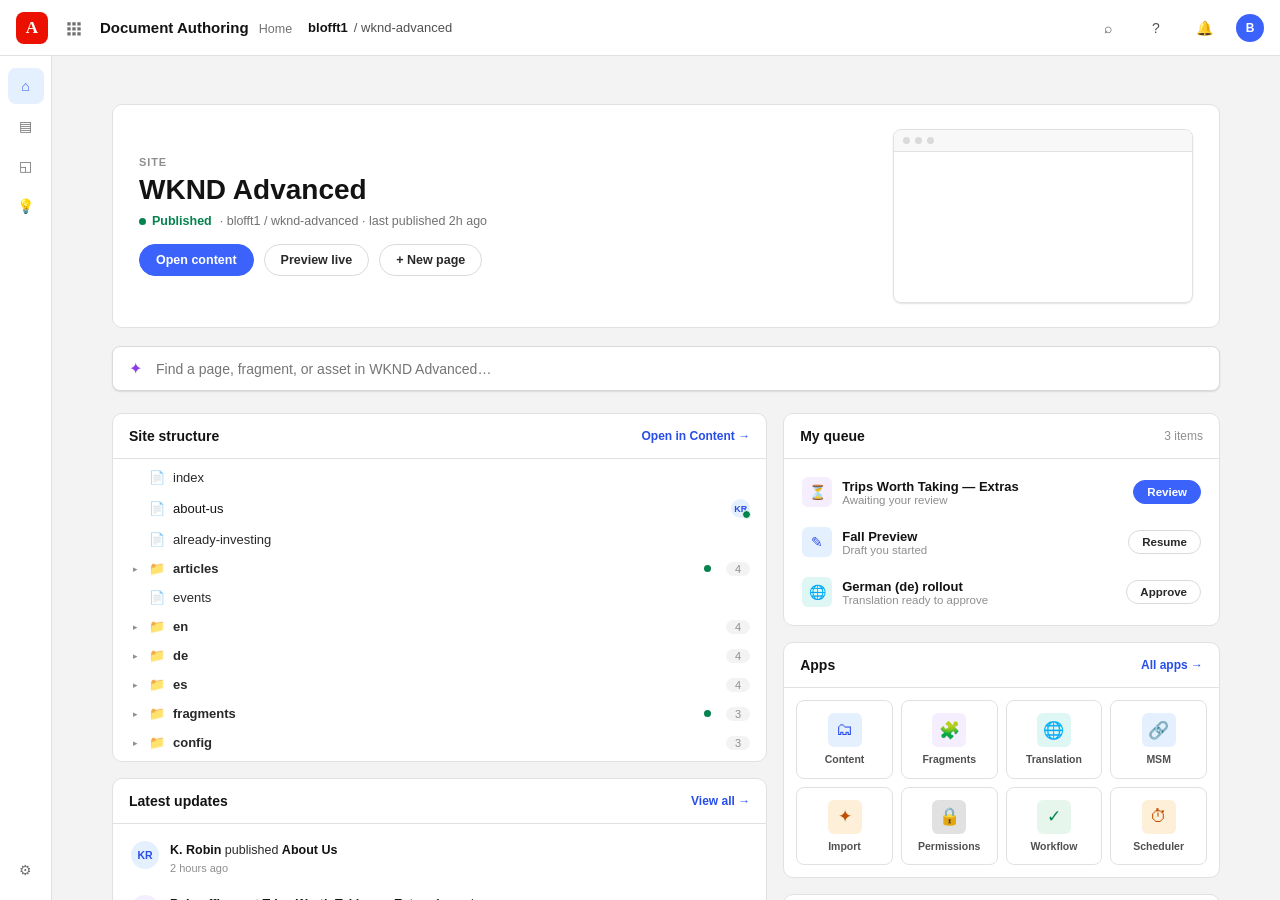
<file: tools/da-redesign/index.html>
<!DOCTYPE html>
<html lang="en">
<head>
<meta charset="UTF-8">
<meta name="viewport" content="width=device-width, initial-scale=1">
<title>WKND Advanced — Document Authoring</title>
<base target="_blank">
<link rel="stylesheet" href="/tools/da-redesign/styles.css?v=6">
</head>
<body>

  <div class="appbar">
    <div class="logomark">A</div>
    <svg class="app-switcher" id="appSwitcher" viewBox="0 0 24 24" fill="none"><path d="M4 5h4v4H4V5zm0 6h4v4H4v-4zm0 6h4v4H4v-4zm6-12h4v4h-4V5zm0 6h4v4h-4v-4zm0 6h4v4h-4v-4zm6-12h4v4h-4V5zm0 6h4v4h-4v-4zm0 6h4v4h-4v-4z" fill="currentColor"/></svg>
    <div class="app-title">Document Authoring <small>Home</small></div>
    <div class="breadcrumb"><b>blofft1</b> / wknd-advanced</div>
    <div class="appbar-spacer"></div>
    <div class="appbar-icon">⌕</div>
    <div class="appbar-icon">?</div>
    <div class="appbar-icon" title="Inbox">🔔</div>
    <div class="avatar">B</div>
  </div>

  <div class="appsw-menu" id="appswMenu">
    <div class="appsw-label">Content</div>
    <a class="appsw-item" href="https://da.live/#/blofft1/wknd-advanced"><span class="si">🗂</span> Sites &amp; Content</a>
    <a class="appsw-item" href="/tools/da-redesign/fragments.html"><span class="si">🧩</span> Content Fragments</a>
    <a class="appsw-item" href="/tools/da-redesign/translation.html"><span class="si">🌐</span> Translation</a>
    <a class="appsw-item" href="/tools/da-redesign/aemcoder.html"><span class="si">✦</span> Import (AEM Coder)</a>
    <div class="appsw-label">Governance</div>
    <a class="appsw-item" href="/tools/da-redesign/msm.html"><span class="si">🔗</span> Multi-Site Management</a>
    <a class="appsw-item" href="#" data-app="permissions"><span class="si">🔒</span> Permissions</a>
    <a class="appsw-item" href="#" data-app="workflow"><span class="si">✓</span> Workflow &amp; Governance</a>
    <a class="appsw-item" href="#" data-app="scheduler"><span class="si">⏱</span> Scheduler</a>
  </div>

  <div class="shell">
    <div class="rail">
      <div class="rail-item active">⌂</div>
      <div class="rail-item">▤</div>
      <div class="rail-item">◱</div>
      <div class="rail-item">💡</div>
      <div class="rail-item rail-bottom">⚙</div>
    </div>

    <div class="main">
      <div class="dash">

        <!-- Site-specific hero -->
        <div class="site-hero">
          <div>
            <div class="eyebrow">Site</div>
            <h1>WKND Advanced</h1>
            <div class="meta"><span class="status published"><span class="dot"></span>Published</span> · blofft1 / wknd-advanced · last published 2h ago</div>
            <div class="hero-actions">
              <a class="btn primary" href="https://da.live/canvas#/blofft1/wknd-advanced/index">Open content</a>
              <a class="btn" href="https://main--wknd-advanced--blofft1.aem.live/">Preview live</a>
              <button class="btn" id="newPageBtn">+ New page</button>
            </div>
          </div>
          <div class="hero-thumb">
            <div class="bar"><i></i><i></i><i></i></div>
            <div class="shot" style="background-image:url('https://images.unsplash.com/photo-1454496522488-7a8e488e8606?auto=format&fit=crop&w=700&q=60')"></div>
          </div>
        </div>

        <!-- Global find -->
        <div class="find">
          <div class="find-bar">✦ <input id="findInput" placeholder="Find a page, fragment, or asset in WKND Advanced…" autocomplete="off"></div>
          <div class="find-results" id="findResults"></div>
        </div>

        <!-- Dashboard -->
        <div class="dash-grid">
          <div class="dash-col">
            <div class="card">
              <div class="card-head"><h3>Site structure</h3><a href="https://da.live/#/blofft1/wknd-advanced">Open in Content →</a></div>
              <div class="mtree" id="mtree"></div>
            </div>
            <div class="card">
              <div class="card-head"><h3>Latest updates</h3><a href="#">View all →</a></div>
              <div class="card-body" id="activity"></div>
            </div>
          </div>

          <div class="dash-col">
            <div class="card">
              <div class="card-head"><h3>My queue</h3><span style="font-size:12px;color:var(--gray-500);">3 items</span></div>
              <div class="card-body" id="queue"></div>
            </div>
            <div class="card">
              <div class="card-head"><h3>Apps</h3><a href="#" id="allApps">All apps →</a></div>
              <div class="app-mini-grid" id="appMini"></div>
            </div>
            <div class="card">
              <div class="card-head"><h3>Site status</h3></div>
              <div class="stat-list">
                <div class="stat-line"><span class="k">Publish status</span><span class="v" style="color:var(--green-700);">Published</span></div>
                <div class="stat-line"><span class="k">Last published</span><span class="v">Jul 20, 2026 · 2h ago</span></div>
                <div class="stat-line"><span class="k">Pages</span><span class="v">24</span></div>
                <div class="stat-line"><span class="k">In review</span><span class="v">1</span></div>
                <div class="stat-line"><span class="k">Locales</span><span class="v">3 · 2 in sync</span></div>
              </div>
            </div>
          </div>
        </div>

        <!-- AI Visibility (LLMO) -->
        <div class="llmo-section">
          <div class="llmo-head">
            <div class="lt"><h2>AI Visibility</h2><span class="llmo-badge">LLMO</span><span class="sub">Powered by Adobe LLM Optimizer</span></div>
            <div class="llmo-platforms">
              <span class="pf">ChatGPT</span><span class="pf">Gemini</span><span class="pf">Perplexity</span><span class="pf">Copilot</span><span class="pf">AI Overviews</span>
              <a class="btn" href="https://play.llmo.now/org/demo-org/insights/brand-presence?siteId=frescopa.coffee" target="_blank" rel="noopener">Open in LLM Optimizer →</a>
            </div>
          </div>
          <div class="llmo-metrics">
            <div class="llmo-metric"><div class="n">62<small>/100</small></div><div class="l">Visibility score</div><div class="d up">▲ 8 this week</div></div>
            <div class="llmo-metric"><div class="n">1,284</div><div class="l">Brand mentions</div><div class="d up">▲ 14%</div></div>
            <div class="llmo-metric"><div class="n">96</div><div class="l">Citations</div><div class="d down">▼ 3%</div></div>
            <div class="llmo-metric"><div class="n">18%</div><div class="l">Share of voice</div><div class="d">vs 4 competitors</div></div>
          </div>
          <div class="card">
            <div class="card-head"><h3>Opportunities · readability &amp; structure</h3><a href="https://da.live/#/blofft1/wknd-advanced">Fix in Content →</a></div>
            <div id="llmoOps"></div>
          </div>
        </div>

      </div>
    </div>
  </div>

  <div class="modal-backdrop" id="appModalBackdrop">
    <div class="modal">
      <div class="modal-head">
        <div><h2 id="appModalTitle">—</h2><div class="modal-step-indicator">Document Authoring App</div></div>
        <div class="modal-close" id="appModalClose">✕</div>
      </div>
      <div class="modal-body" id="appModalBody"></div>
      <div class="modal-footer" style="justify-content:flex-end;">
        <button class="btn primary" id="appModalOk">Got it</button>
      </div>
    </div>
  </div>

<script>
/* ---------- Preview-app modals ---------- */
const apps = {
  permissions: { title:'Permissions', desc:'Manage who can read or write content — by group or individual, down to the folder level.', parity:'The AEM Permissions console (ACLs on the content tree).' },
  workflow: { title:'Workflow & Governance', desc:'Route content through reviews and approvals with publish gates, so nothing ships until it’s signed off.', parity:'AEM Workflow + the Inbox / task console.' },
  scheduler: { title:'Scheduler', desc:'Schedule content — and snapshots — to publish or unpublish automatically at a future date and time.', parity:'Scheduled activation / launches.' },
};
const backdrop = document.getElementById('appModalBackdrop');
function openApp(key){
  const a = apps[key]; if(!a) return;
  document.getElementById('appModalTitle').textContent = a.title;
  document.getElementById('appModalBody').innerHTML =
    `<div style="font-size:13px; line-height:1.6; color:var(--gray-800);">${a.desc}</div>` +
    `<div class="parity-note"><b>Classic AEM equivalent:</b> ${a.parity}</div>`;
  backdrop.classList.add('open');
}
function closeApp(){ backdrop.classList.remove('open'); }
document.getElementById('appModalClose').addEventListener('click', closeApp);
document.getElementById('appModalOk').addEventListener('click', closeApp);
backdrop.addEventListener('click', (e) => { if(e.target === backdrop) closeApp(); });

/* ---------- App-switcher menu ---------- */
const sw = document.getElementById('appSwitcher');
const swMenu = document.getElementById('appswMenu');
function toggleSw(e){ e.stopPropagation(); swMenu.classList.toggle('open'); }
sw.addEventListener('click', toggleSw);
document.getElementById('allApps').addEventListener('click', (e) => { e.preventDefault(); toggleSw(e); });
document.addEventListener('click', (e) => { if(!swMenu.contains(e.target) && e.target !== sw) swMenu.classList.remove('open'); });
swMenu.querySelectorAll('[data-app]').forEach((el) => el.addEventListener('click', (e) => { e.preventDefault(); swMenu.classList.remove('open'); openApp(el.dataset.app); }));

/* ---------- Find ---------- */
const findIndex = [
  { t:'Home (index)', ty:'Page', c:'c-blue', p:'/index' },
  { t:'About Us', ty:'Page', c:'c-blue', p:'/about-us' },
  { t:'Already Investing', ty:'Page', c:'c-blue', p:'/already-investing' },
  { t:'Events', ty:'Page', c:'c-blue', p:'/events' },
  { t:'Articles Index', ty:'Page', c:'c-blue', p:'/articles' },
  { t:'Trips Worth Taking — Extras', ty:'Page', c:'c-blue', p:'/extras' },
  { t:'Related Articles (Bento)', ty:'Fragment', c:'c-purple', p:'/fragments/related-articles' },
  { t:'Homepage Hero Banner', ty:'Fragment', c:'c-purple', p:'/fragments/hero-banner' },
  { t:'German (de)', ty:'Locale', c:'c-teal', p:'/de' },
  { t:'Spanish (es)', ty:'Locale', c:'c-teal', p:'/es' },
  { t:'Search Icon', ty:'Asset', c:'c-orange', p:'/icons/search.svg' },
];
const findInput = document.getElementById('findInput');
const findResults = document.getElementById('findResults');
function renderFind(){
  const q = findInput.value.toLowerCase().trim();
  if(!q){ findResults.classList.remove('open'); return; }
  const hits = findIndex.filter((r) => r.t.toLowerCase().includes(q) || r.p.toLowerCase().includes(q)).slice(0, 7);
  findResults.innerHTML = hits.length
    ? hits.map((r) => `<a class="find-row" href="${CANVAS}${r.p}"><span class="fr-type ${r.c}">${r.ty}</span>${r.t}<span class="fr-path">${r.p}</span></a>`).join('')
    : '<div class="find-row" style="color:var(--gray-500);cursor:default;">No matches</div>';
  findResults.classList.add('open');
}
findInput.addEventListener('input', renderFind);
findInput.addEventListener('focus', renderFind);
document.addEventListener('click', (e) => { if(!document.querySelector('.find').contains(e.target)) findResults.classList.remove('open'); });

/* ---------- Site structure tree (folders expand; pages open Experience Workspace) ---------- */
const localeChildren = (lang) => [
  { name:'index', type:'page' },
  { name:'about-us', type:'page' },
  { name:'articles', type:'folder', children:[
    { name:'trips-worth-taking', type:'page' },
    { name:'weekend-escapes', type:'page' },
  ] },
  { name:'events', type:'page' },
];
const siteTree = [
  { name:'index', type:'page' },
  { name:'about-us', type:'page', editing:{ by:'K. Robin', initials:'KR', color:'c-blue' } },
  { name:'already-investing', type:'page' },
  { name:'articles', type:'folder', children:[
    { name:'trips-worth-taking', type:'page' },
    { name:'weekend-escapes', type:'page' },
    { name:'gear-guide', type:'page' },
    { name:'2026', type:'folder', children:[
      { name:'q1-recap', type:'page' },
      { name:'summer-guide', type:'page' },
      { name:'fall-preview', type:'page', editing:{ by:'you', initials:'B', color:'c-green' } },
    ] },
  ] },
  { name:'events', type:'page' },
  { name:'en', type:'folder', children: localeChildren('en') },
  { name:'de', type:'folder', children: localeChildren('de') },
  { name:'es', type:'folder', children: localeChildren('es') },
  { name:'fragments', type:'folder', children:[
    { name:'related-articles', type:'page' },
    { name:'hero-banner', type:'page', editing:{ by:'K. Robin', initials:'KR', color:'c-blue' } },
    { name:'cta-newsletter', type:'page' },
  ] },
  { name:'config', type:'folder', children:[
    { name:'nav', type:'page' },
    { name:'footer', type:'page' },
    { name:'site-config', type:'page' },
  ] },
];
function hasEditingDescendant(node){
  return (node.children || []).some((c) => c.editing || (c.type === 'folder' && hasEditingDescendant(c)));
}
// Real DA Experience Workspace (canvas) + content browser base URLs
const CANVAS = 'https://da.live/canvas#/blofft1/wknd-advanced';
const BROWSE = 'https://da.live/#/blofft1/wknd-advanced';
function renderTree(nodes, depth, parent){
  return `<div class="tree-group"${depth > 0 ? ' style="display:none"' : ''}>` + nodes.map((n) => {
    const pad = 10 + depth * 16;
    const path = (parent || '') + '/' + n.name;
    if(n.type === 'folder'){
      const dot = hasEditingDescendant(n) ? '<span class="fdot" title="Contains pages being edited"></span>' : '';
      return `<div class="tree-node">
        <div class="tree-row folder" data-folder="1" style="padding-left:${pad}px"><span class="tw">▸</span><span class="ti">📁</span><span class="tn">${n.name}</span>${dot}<span class="tc">${n.children.length}</span></div>
        ${renderTree(n.children, depth + 1, path)}
      </div>`;
    }
    const edit = n.editing ? `<span class="tree-edit ${n.editing.color}" title="Being edited by ${n.editing.by}">${n.editing.initials}</span>` : '';
    return `<div class="tree-row page${n.editing ? ' editing' : ''}" data-path="${path}" style="padding-left:${pad}px"><span class="tw"></span><span class="ti">📄</span><span class="tn">${n.name}</span>${edit}</div>`;
  }).join('') + `</div>`;
}
const mtree = document.getElementById('mtree');
mtree.innerHTML = renderTree(siteTree, 0, '');
mtree.addEventListener('click', (e) => {
  const folderRow = e.target.closest('.tree-row.folder');
  if(folderRow){
    const group = folderRow.parentElement.querySelector(':scope > .tree-group');
    const open = group.style.display !== 'none';
    group.style.display = open ? 'none' : 'block';
    folderRow.querySelector('.tw').textContent = open ? '▸' : '▾';
    return;
  }
  const pageRow = e.target.closest('.tree-row.page');
  if(pageRow){ window.open(CANVAS + pageRow.dataset.path, '_blank'); }
});

/* ---------- Latest updates ---------- */
const activity = [
  { av:'KR', c:'c-blue', txt:'<b>K. Robin</b> published <b>About Us</b>', t:'2 hours ago' },
  { av:'BL', c:'c-purple', txt:'<b>B. Loeffler</b> sent <b>Trips Worth Taking — Extras</b> for review', t:'3 hours ago' },
  { av:'AI', c:'c-teal', txt:'<b>AI Assistant</b> imported 4 pages via AEM Coder', t:'yesterday' },
  { av:'KR', c:'c-blue', txt:'<b>K. Robin</b> updated <b>Global Navigation</b>', t:'2 days ago' },
  { av:'BL', c:'c-purple', txt:'<b>B. Loeffler</b> created fragment <b>Author Bio</b>', t:'3 days ago' },
];
document.getElementById('activity').innerHTML = activity.map((a) =>
  `<div class="act-row"><div class="act-av ${a.c}">${a.av}</div><div class="act-txt">${a.txt}<span class="t">${a.t}</span></div></div>`
).join('');

/* ---------- My queue ---------- */
const queue = [
  { ic:'⏳', c:'c-purple', t:'Trips Worth Taking — Extras', s:'Awaiting your review', btn:'Review', prim:true, path:'/extras' },
  { ic:'✎', c:'c-blue', t:'Fall Preview', s:'Draft you started', btn:'Resume', path:'/articles/2026/fall-preview' },
  { ic:'🌐', c:'c-teal', t:'German (de) rollout', s:'Translation ready to approve', btn:'Approve', path:'/de/index' },
];
document.getElementById('queue').innerHTML = queue.map((q) =>
  `<div class="q-row"><div class="q-ic ${q.c}">${q.ic}</div><div class="q-main"><div class="qt">${q.t}</div><div class="qs">${q.s}</div></div><button class="q-btn ${q.prim ? 'primary' : ''}">${q.btn}</button></div>`
).join('');
document.querySelectorAll('#queue .q-btn').forEach((b, i) => b.addEventListener('click', () => { window.open(CANVAS + queue[i].path, '_blank'); }));

/* ---------- Apps (compact) ---------- */
const appMini = [
  { l:'Content', ic:'🗂', c:'c-blue', href:BROWSE },
  { l:'Fragments', ic:'🧩', c:'c-purple', href:'fragments.html' },
  { l:'Translation', ic:'🌐', c:'c-teal', href:'translation.html' },
  { l:'MSM', ic:'🔗', c:'c-blue', href:'msm.html' },
  { l:'Import', ic:'✦', c:'c-orange', href:'aemcoder.html' },
  { l:'Permissions', ic:'🔒', c:'c-gray', app:'permissions' },
  { l:'Workflow', ic:'✓', c:'c-green', app:'workflow' },
  { l:'Scheduler', ic:'⏱', c:'c-orange', app:'scheduler' },
];
document.getElementById('appMini').innerHTML = appMini.map((a) => {
  const inner = `<div class="am-tile ${a.c}">${a.ic}</div><div class="am-l">${a.l}</div>`;
  return a.href ? `<a class="app-mini" href="${a.href}">${inner}</a>` : `<div class="app-mini" data-app="${a.app}">${inner}</div>`;
}).join('');
document.querySelectorAll('#appMini [data-app]').forEach((el) => el.addEventListener('click', () => openApp(el.dataset.app)));

document.getElementById('newPageBtn').addEventListener('click', () => alert('Mockup: this would start the “New page” flow — pick a template and location, then open it in the editor.'));

/* ---------- AI Visibility (LLMO) opportunities ---------- */
const catLabel = { readability:'Readability', structure:'Structure', schema:'Schema', content:'Content' };
const llmoOps = [
  { t:'Lead the Home hero with a direct answer', d:'The hero opens with poetic copy (“The Art of the Perfect Getaway”). LLMs extract the first clear, factual sentence — add a one-line summary of what WKND is and does.', cat:'readability', impact:'high', page:'/index' },
  { t:'Add an FAQ block with FAQPage schema', d:'Q&A marked up with FAQPage schema is the single most-cited structure in AI answers. Mark up the existing questions on /faqs.', cat:'schema', impact:'high', page:'/faqs' },
  { t:'Publish llms.txt + per-page summaries', d:'Give models a machine-readable map of the site and a 2–3 sentence summary per page so they index your key facts correctly.', cat:'structure', impact:'high', page:'site-wide' },
  { t:'Break “The Idea” into scannable sub-sections', d:'Long paragraphs lower extractability. Split into short paragraphs under descriptive H2/H3 subheads.', cat:'readability', impact:'medium', page:'/index' },
  { t:'Structure trip guides as HowTo steps', d:'Format trip articles as clear numbered steps with HowTo schema so they surface for “how to plan…” prompts.', cat:'structure', impact:'medium', page:'/articles' },
  { t:'Add author bios and dates (E-E-A-T)', d:'Attribution and freshness raise trust and citation rate. Wire the Author fragments into article bylines.', cat:'content', impact:'medium', page:'/articles' },
  { t:'Add descriptive alt text and fix heading order', d:'Hero and card images lack descriptive alt text, and heading levels skip — both help models parse page meaning.', cat:'structure', impact:'low', page:'/about-us' },
  { t:'Add concrete stats and cited quotes', d:'Content with statistics and cited quotes sees ~30–40% higher LLM visibility. Add data points to your key pages.', cat:'content', impact:'low', page:'site-wide' },
];
document.getElementById('llmoOps').innerHTML = llmoOps.map((o) => `
  <div class="op-row">
    <span class="op-impact ${o.impact}"></span>
    <div class="op-main">
      <div class="ot">${o.t}</div>
      <div class="od">${o.d}</div>
      <div class="op-meta"><span class="op-cat ${o.cat}">${catLabel[o.cat]}</span><span class="op-page">${o.page}</span></div>
    </div>
    <span class="op-lift ${o.impact}">${o.impact} impact</span>
  </div>`).join('');
document.querySelectorAll('#llmoOps .op-row').forEach((r, i) => r.addEventListener('click', () => {
  const p = llmoOps[i].page;
  window.open(p && p.startsWith('/') ? CANVAS + p : BROWSE, '_blank');
}));
</script>
</body>
</html>
</file>
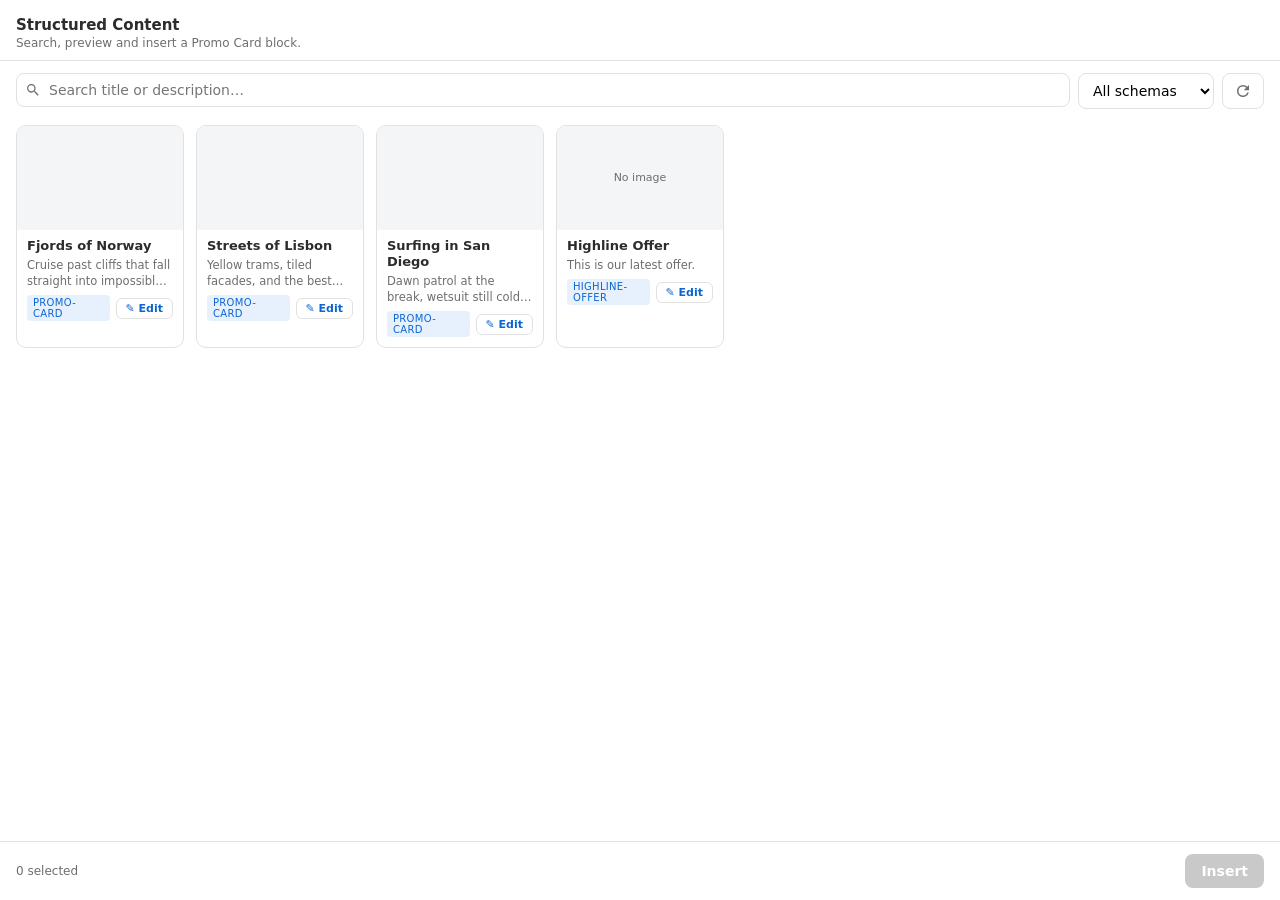
<file: tools/promo-picker/index.html>
<!DOCTYPE html>
<html lang="en">
<head>
  <meta charset="utf-8" />
  <meta name="viewport" content="width=device-width, initial-scale=1" />
  <title>Structured Content Picker</title>
  <style>
    :root {
      --blue: #1473e6;
      --blue-dark: #0d66d0;
      --ink: #2c2c2c;
      --muted: #6e6e6e;
      --line: #e1e1e1;
      --bg: #fff;
      --chip: #f4f5f7;
      --radius: 10px;
    }
    * { box-sizing: border-box; }
    body {
      margin: 0;
      font-family: adobe-clean, -apple-system, system-ui, "Segoe UI", Roboto, sans-serif;
      color: var(--ink);
      background: var(--bg);
      font-size: 14px;
    }
    header { padding: 16px 16px 10px; border-bottom: 1px solid var(--line); }
    header h1 { font-size: 15px; margin: 0 0 2px; font-weight: 700; }
    header p { margin: 0; color: var(--muted); font-size: 12px; }
    .controls { display: flex; gap: 8px; padding: 12px 16px; position: sticky; top: 0; background: var(--bg); z-index: 2; }
    .search { flex: 1; position: relative; }
    .search input {
      width: 100%; padding: 8px 12px 8px 32px; border: 1px solid var(--line);
      border-radius: 8px; font: inherit; outline: none;
    }
    .search input:focus { border-color: var(--blue); box-shadow: 0 0 0 2px rgb(20 115 230 / 20%); }
    .search svg { position: absolute; left: 9px; top: 9px; width: 16px; height: 16px; fill: var(--muted); }
    select { padding: 8px 10px; border: 1px solid var(--line); border-radius: 8px; font: inherit; background: var(--bg); }
    .icon-btn { border: 1px solid var(--line); background: var(--bg); border-radius: 8px; padding: 0 11px; cursor: pointer; display: flex; align-items: center; }
    .icon-btn:hover { border-color: var(--blue); }
    .icon-btn svg { width: 18px; height: 18px; fill: var(--muted); }
    .icon-btn.spinning svg { animation: spin .7s linear infinite; }
    @keyframes spin { to { transform: rotate(360deg); } }
    .grid { padding: 4px 16px 88px; display: grid; grid-template-columns: repeat(auto-fill, minmax(150px, 1fr)); gap: 12px; }
    .card {
      border: 1px solid var(--line); border-radius: var(--radius); overflow: hidden; cursor: pointer;
      background: var(--bg); transition: border-color .15s, box-shadow .15s, transform .15s; position: relative;
    }
    .card:hover { border-color: var(--blue); box-shadow: 0 4px 14px rgb(0 0 0 / 8%); transform: translateY(-2px); }
    .card.selected { border-color: var(--blue); box-shadow: 0 0 0 2px var(--blue); }
    .card .thumb { aspect-ratio: 16 / 10; background: var(--chip) center/cover no-repeat; display: block; }
    .card .thumb.empty { display: flex; align-items: center; justify-content: center; color: var(--muted); font-size: 11px; }
    .card .meta { padding: 8px 10px 10px; }
    .card .title { font-weight: 700; font-size: 13px; margin: 0 0 3px; line-height: 1.25; }
    .card .desc { color: var(--muted); font-size: 11.5px; line-height: 1.4; margin: 0 0 6px;
      display: -webkit-box; -webkit-line-clamp: 2; -webkit-box-orient: vertical; overflow: hidden; }
    .card .schema { display: inline-block; font-size: 10px; letter-spacing: .3px; text-transform: uppercase;
      color: var(--blue-dark); background: rgb(20 115 230 / 10%); padding: 2px 6px; border-radius: 4px; }
    .card .row { display: flex; align-items: center; justify-content: space-between; gap: 6px; margin-top: 2px; }
    .edit-btn {
      border: 1px solid var(--line); background: var(--bg); color: var(--blue-dark);
      font: inherit; font-size: 11px; font-weight: 600; padding: 3px 9px; border-radius: 6px; cursor: pointer;
      white-space: nowrap;
    }
    .edit-btn:hover { border-color: var(--blue); background: rgb(20 115 230 / 8%); }
    .check { position: absolute; top: 6px; right: 6px; width: 20px; height: 20px; border-radius: 50%;
      background: var(--blue); color: #fff; display: none; align-items: center; justify-content: center; font-size: 12px; }
    .card.selected .check { display: flex; }
    .footer {
      position: fixed; bottom: 0; left: 0; right: 0; padding: 12px 16px; background: var(--bg);
      border-top: 1px solid var(--line); display: flex; align-items: center; justify-content: space-between; gap: 8px;
    }
    .footer .count { color: var(--muted); font-size: 12px; }
    button.insert {
      background: var(--blue); color: #fff; border: none; border-radius: 8px; padding: 9px 16px;
      font: inherit; font-weight: 700; cursor: pointer;
    }
    button.insert:hover { background: var(--blue-dark); }
    button.insert:disabled { background: #c9c9c9; cursor: not-allowed; }
    .empty-state { padding: 40px 16px; text-align: center; color: var(--muted); }
    .toast { position: fixed; left: 16px; right: 16px; bottom: 64px; background: var(--ink); color: #fff;
      padding: 10px 14px; border-radius: 8px; font-size: 12.5px; line-height: 1.4; z-index: 5;
      opacity: 0; transform: translateY(8px); transition: opacity .2s, transform .2s; pointer-events: none; }
    .toast.show { opacity: 1; transform: none; }
    .badge-env { font-size: 10px; color: var(--muted); padding: 12px 16px 0; }
  </style>
</head>
<body>
  <header>
    <h1>Structured Content</h1>
    <p>Search, preview and insert a Promo Card block.</p>
  </header>

  <div class="controls">
    <label class="search">
      <svg viewBox="0 0 24 24"><path d="M15.5 14h-.79l-.28-.27a6.5 6.5 0 1 0-.7.7l.27.28v.79l5 5 1.5-1.5-5-5zm-6 0A4.5 4.5 0 1 1 14 9.5 4.5 4.5 0 0 1 9.5 14z"/></svg>
      <input id="q" type="search" placeholder="Search title or description…" autocomplete="off" />
    </label>
    <select id="schema"><option value="">All schemas</option></select>
    <button id="refresh" class="icon-btn" title="Refresh list" type="button" aria-label="Refresh">
      <svg viewBox="0 0 24 24"><path d="M17.65 6.35A7.96 7.96 0 0 0 12 4a8 8 0 1 0 7.73 10h-2.08A6 6 0 1 1 12 6c1.66 0 3.14.69 4.22 1.78L13 11h7V4l-2.35 2.35z"/></svg>
    </button>
  </div>

  <div id="grid" class="grid"></div>

  <div class="footer">
    <span class="count" id="count">0 selected</span>
    <button class="insert" id="insert" disabled>Insert</button>
  </div>

  <script type="module">
    // ---- DA_SDK (only present when running inside Document Authoring) ----
    // Resolves to { org, repo, path, token, actions, ... } — context is spread at the top level.
    let actions = null;
    let org = 'blofft1';
    let repo = 'wknd-advanced';
    try {
      const sdkPromise = import('https://da.live/nx/utils/sdk.js').then((m) => m.default);
      const sdk = await Promise.race([sdkPromise, new Promise((r) => setTimeout(() => r(null), 1500))]);
      if (sdk) { actions = sdk.actions; org = sdk.org || org; repo = sdk.repo || repo; }
    } catch (e) { /* standalone / preview mode */ }
    const inDA = !!actions;

    // ---- Sample data (used standalone; replaced by live fetch inside DA) ----
    const MOCK = [
      { path: '/promos/fjords-of-norway', schema: 'promo-card', title: 'Fjords of Norway',
        description: 'Cruise past cliffs that fall straight into impossibly still water.',
        image: 'https://images.unsplash.com/photo-1601439678777-b2b3c56fa627?w=600&q=80' },
      { path: '/promos/streets-of-lisbon', schema: 'promo-card', title: 'Streets of Lisbon',
        description: 'Yellow trams, tiled facades, and the best custard tart of your life.',
        image: 'https://images.unsplash.com/photo-1585208798174-6cedd86e019a?w=600&q=80' },
      { path: '/promos/surfing-san-diego', schema: 'promo-card', title: 'Surfing in San Diego',
        description: 'Dawn patrol at the break, wetsuit still cold from yesterday.',
        image: 'https://images.unsplash.com/photo-1502680390469-be75c86b636f?w=600&q=80' },
      { path: '/offers/summer-highline-promo', schema: 'highline-offer', title: 'Highline Offer',
        description: 'This is our latest offer.', image: '' },
    ];

    // ---- Load structured content from ANYWHERE on the site ----
    // Recursively lists every document via the DA list API (authenticated daFetch),
    // then probes each one's structured-content JSON and keeps the schema-driven ones.
    // Falls back to the sample set standalone or on error.
    const SKIP_FOLDERS = new Set(['media', 'icons', 'tools', 'drafts', '.da', '.git']);

    async function listDocs() {
      const docs = [];
      async function walk(path) {
        let entries;
        try {
          const res = await actions.daFetch(`https://admin.da.live/list/${org}/${repo}${path}`);
          if (!res.ok) return;
          entries = await res.json();
        } catch { return; }
        if (!Array.isArray(entries)) entries = entries.data || [];
        const folders = [];
        for (const e of entries) {
          const rel = (e.path || '').replace(`/${org}/${repo}`, '');
          if (e.ext === 'html') docs.push(rel.replace(/\.html$/, ''));
          else if (!e.ext && e.name && !e.name.startsWith('.') && !SKIP_FOLDERS.has(e.name)) folders.push(rel);
        }
        await Promise.all(folders.map(walk));
      }
      await walk('');
      return docs;
    }

    async function probeStructured(paths) {
      const out = [];
      let i = 0;
      const worker = async () => {
        while (i < paths.length) {
          const path = paths[i++];
          try {
            const res = await fetch(`https://da-sc.adobeaem.workers.dev/preview/${org}/${repo}${path}`);
            if (!res.ok) continue;
            const json = await res.json();
            const schema = json?.metadata?.schemaName;
            if (!schema) continue; // regular page or empty form — not structured content
            const d = json.data || {};
            out.push({
              path,
              schema,
              title: d.title || d.offerName || d.headline || path.split('/').pop(),
              description: d.description || d.summary || d.body || '',
              image: d.image || d.thumbnail || '',
            });
          } catch { /* skip */ }
        }
      };
      await Promise.all(Array.from({ length: 10 }, worker)); // 10 concurrent probes
      return out;
    }

    async function load() {
      if (!inDA || !actions?.daFetch) return MOCK;
      try {
        const docs = await listDocs();
        const items = await probeStructured(docs);
        items.sort((a, b) => a.title.localeCompare(b.title));
        return items.length ? items : MOCK;
      } catch {
        return MOCK;
      }
    }

    let data = [];
    const selected = new Set();
    const schemaSel = document.getElementById('schema');
    const refreshBtn = document.getElementById('refresh');

    // Populate the schema filter from the current data (preserving the current choice).
    function buildSchemaOptions() {
      const current = schemaSel.value;
      schemaSel.innerHTML = '<option value="">All schemas</option>';
      [...new Set(data.map((d) => d.schema))].forEach((s) => {
        const o = document.createElement('option'); o.value = s; o.textContent = s; schemaSel.append(o);
      });
      if ([...schemaSel.options].some((o) => o.value === current)) schemaSel.value = current;
    }

    // Re-fetch structured content and re-render (runs on load and via the refresh button).
    async function refresh() {
      refreshBtn.classList.add('spinning');
      try { data = await load(); } finally { refreshBtn.classList.remove('spinning'); }
      buildSchemaOptions();
      update();
    }
    refreshBtn.addEventListener('click', refresh);

    function render() {
      const q = document.getElementById('q').value.trim().toLowerCase();
      const schema = schemaSel.value;
      const rows = data.filter((d) =>
        (!schema || d.schema === schema)
        && (!q || `${d.title} ${d.description} ${d.path}`.toLowerCase().includes(q)));
      const grid = document.getElementById('grid');
      grid.innerHTML = '';
      if (!rows.length) { grid.innerHTML = '<div class="empty-state">No structured content matches.</div>'; return; }
      rows.forEach((d) => {
        const card = document.createElement('div');
        card.className = 'card' + (selected.has(d.path) ? ' selected' : '');
        const thumb = d.image
          ? `<span class="thumb" style="background-image:url('${d.image}')"></span>`
          : '<span class="thumb empty">No image</span>';
        card.innerHTML = `
          <span class="check">✓</span>
          ${thumb}
          <div class="meta">
            <p class="title">${d.title}</p>
            <p class="desc">${d.description || ''}</p>
            <div class="row">
              <span class="schema">${d.schema}</span>
              <button class="edit-btn" type="button" title="Edit in form editor">✎ Edit</button>
            </div>
          </div>`;
        card.addEventListener('click', () => {
          if (selected.has(d.path)) selected.delete(d.path); else selected.add(d.path);
          update();
        });
        card.querySelector('.edit-btn').addEventListener('click', (ev) => {
          ev.stopPropagation(); // don't toggle selection when hitting Edit
          openForm(d.path);
        });
        grid.append(card);
      });
    }

    function update() {
      render();
      const n = selected.size;
      document.getElementById('count').textContent = `${n} selected`;
      document.getElementById('insert').disabled = n === 0;
    }

    document.getElementById('q').addEventListener('input', render);
    schemaSel.addEventListener('change', render);

    // ---- Edit: load the structured-content form in the main content window ----
    function toast(msg) {
      let el = document.getElementById('toast');
      if (!el) { el = document.createElement('div'); el.id = 'toast'; el.className = 'toast'; document.body.append(el); }
      el.textContent = msg;
      el.classList.add('show');
      clearTimeout(el._t);
      el._t = setTimeout(() => el.classList.remove('show'), 4000);
    }

    function openForm(path) {
      const formUrl = `https://da.live/form#/${org}/${repo}${path}`;
      // Open the form editor in a NEW TAB so the picker/right rail is never disturbed.
      // Note: don't pass 'noopener' as a feature — it makes window.open return null even
      // on success. We open, then sever opener manually. We never navigate the main
      // window (that would clobber the page you're editing).
      const win = window.open(formUrl, '_blank');
      if (win) { try { win.opener = null; } catch { /* noop */ } return; }
      // Genuinely blocked by the browser — copy the link instead of navigating.
      if (navigator.clipboard?.writeText) {
        navigator.clipboard.writeText(formUrl)
          .then(() => toast('Popups blocked — form link copied. Paste into a new tab to edit.'))
          .catch(() => toast(`Open the form manually: ${formUrl}`));
      } else {
        toast(`Open the form manually: ${formUrl}`);
      }
    }

    // ---- Insert a promo-card block referencing the selected docs ----
    document.getElementById('insert').addEventListener('click', () => {
      const paths = [...selected];
      const bodyRows = paths.map((p) => `<tr><td><a href="${p}">${p}</a></td></tr>`).join('');
      const html = `<table><tr><td>promo-card</td></tr>${bodyRows}</table>`;
      if (actions?.sendHTML) {
        actions.sendHTML(html);
        actions.closeLibrary?.();
      } else {
        // Standalone preview: show what would be inserted.
        alert(`Would insert into the document:\n\n${html}`);
      }
    });

    refresh();
  </script>
</body>
</html>
</file>
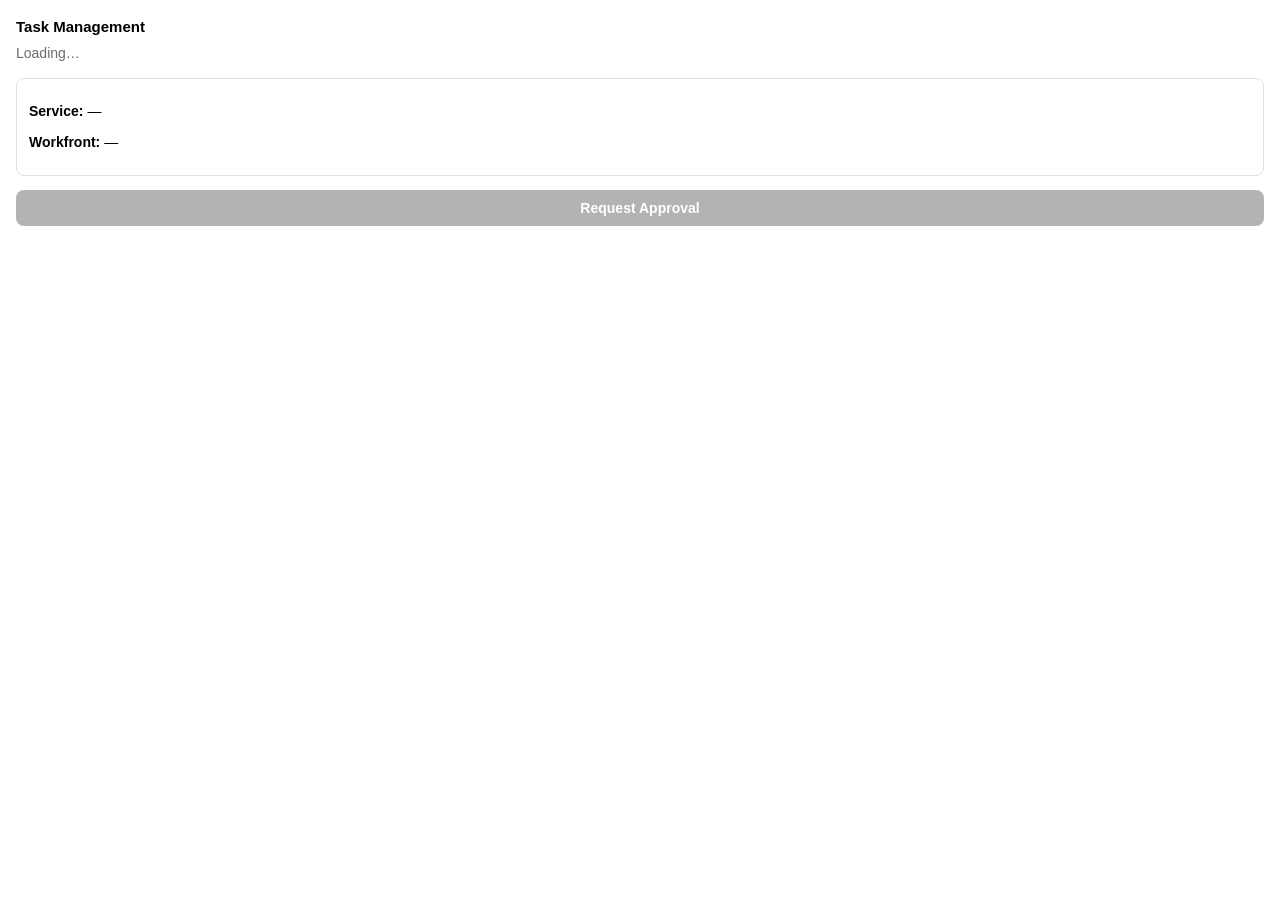
<file: tools/invoke-service.html>
<!DOCTYPE html>
<html lang="en">
<head>
  <meta charset="utf-8" />
  <meta name="viewport" content="width=device-width, initial-scale=1" />
  <title>Task Management</title>
  <style>
    :root { color-scheme: light dark; }
    body {
      font-family: -apple-system, BlinkMacSystemFont, 'Segoe UI', Roboto, sans-serif;
      margin: 0; padding: 16px; font-size: 14px; line-height: 1.5;
    }
    h2 { margin: 0 0 4px; font-size: 15px; }
    .muted { color: #6b6b6b; margin: 0 0 14px; word-break: break-word; }
    .row { margin: 10px 0; }
    .k { font-weight: 600; }
    button {
      width: 100%; padding: 10px 14px; border: 0; border-radius: 8px;
      background: #1473e6; color: #fff; font-size: 14px; font-weight: 600;
      cursor: pointer;
    }
    button:disabled { background: #b3b3b3; cursor: not-allowed; }
    #status { margin-top: 12px; white-space: pre-wrap; }
    .ok { color: #2d7d46; } .err { color: #c9252d; }
    .card { border: 1px solid #e1e1e1; border-radius: 8px; padding: 12px; margin-bottom: 14px; }
  </style>
</head>
<body>
  <h2>Task Management</h2>
  <p class="muted" id="page">Loading&hellip;</p>

  <div class="card" id="cfgcard">
    <div class="row"><span class="k">Service:</span> <span id="svc">&mdash;</span></div>
    <div class="row"><span class="k">Workfront:</span> <span id="wf">&mdash;</span></div>
  </div>

  <button id="request" disabled>Request Approval</button>
  <p id="status"></p>
  <p class="muted" id="debug" style="font-size:11px;"></p>

  <script type="module">
    import DA_SDK from 'https://da.live/nx/utils/sdk.js';

    const $ = (id) => document.getElementById(id);
    const setStatus = (msg, cls = '') => { const el = $('status'); el.textContent = msg; el.className = cls; };

    let ctx = null;   // normalized { org, repo, path, actions }
    const cfg = {};

    // The DA SDK has shipped two shapes over time: context spread at the top level,
    // and a nested { context: { org, repo, path } }. Support both.
    function normalize(sdk) {
      const c = (sdk && sdk.context) ? sdk.context : sdk;
      return {
        org: c.org || sdk.org || '',
        repo: c.repo || sdk.repo || '',
        path: c.path || sdk.path || '',
        actions: sdk.actions,
        raw: sdk,
      };
    }

    // Read /config/placeholders.json from the site's own origin (same origin as this tool).
    async function loadConfig() {
      try {
        const res = await fetch('/config/placeholders.json', { cache: 'no-store' });
        if (!res.ok) return;
        const json = await res.json();
        (json.data || []).forEach((r) => { if (r && r.key) cfg[r.key] = r.value; });
      } catch (e) { /* config not published yet */ }
    }

    async function init() {
      try {
        const sdk = await DA_SDK;
        ctx = normalize(sdk);
        $('page').textContent = `Page: ${ctx.path || '(unknown)'}`;
        if (!ctx.path) {
          // Surface what the SDK actually returned so we can see where the path lives.
          const keys = Object.keys(sdk || {}).join(', ');
          const cKeys = sdk && sdk.context ? Object.keys(sdk.context).join(', ') : '(no .context)';
          $('debug').textContent = `sdk keys: [${keys}] · context keys: [${cKeys}]`;
        }
      } catch (e) {
        $('page').textContent = 'Open this from inside Document Authoring.';
      }
      await loadConfig();
      $('svc').textContent = cfg['external-service-url']
        ? cfg['external-service-url'].replace(/^(https?:\/\/[^/]+).*/, '$1/…') : 'NOT SET';
      $('wf').textContent = cfg['workfront-instance-url'] || 'NOT SET';

      if (ctx && cfg['external-service-url']) {
        $('request').disabled = false;
      } else if (!cfg['external-service-url']) {
        setStatus('No "external-service-url" found in /config/placeholders. Publish that sheet, then reopen.', 'err');
      }
    }

    async function requestApproval() {
      $('request').disabled = true;
      setStatus('Sending request to Workfront Fusion…');

      const origin = window.location.origin;
      const pagePath = ctx.path || '';
      const payload = {
        source: 'da-invoke-service',
        org: ctx.org,
        repo: ctx.repo,
        path: pagePath,
        pageUrl: `${origin}${pagePath}`,
        editUrl: `https://da.live/edit#/${ctx.org}/${ctx.repo}${pagePath}`,
        workfrontInstanceUrl: cfg['workfront-instance-url'] || '',
        requestedAt: new Date().toISOString(),
      };

      const endpoint = cfg['external-service-url'];
      try {
        const res = await fetch(endpoint, {
          method: 'POST',
          headers: { 'Content-Type': 'application/json' },
          body: JSON.stringify(payload),
        });
        if (res.ok) {
          setStatus('✅ Approval requested. Open Workfront to see the project/review task.', 'ok');
        } else {
          setStatus(`Service responded ${res.status}. Check the Fusion scenario.`, 'err');
          $('request').disabled = false;
        }
      } catch (e) {
        // Likely a CORS/opaque response — the webhook may not return CORS headers.
        // Re-send fire-and-forget so the scenario still triggers, but we can't read the result.
        try {
          await fetch(endpoint, {
            method: 'POST',
            mode: 'no-cors',
            headers: { 'Content-Type': 'application/json' },
            body: JSON.stringify(payload),
          });
          setStatus('Request sent to Fusion (response hidden by cross-origin). Check Workfront to confirm.', 'ok');
        } catch (e2) {
          setStatus(`Could not reach the service: ${e2.message}`, 'err');
          $('request').disabled = false;
        }
      }
    }

    $('request').addEventListener('click', requestApproval);
    init();
  </script>
</body>
</html>
</file>
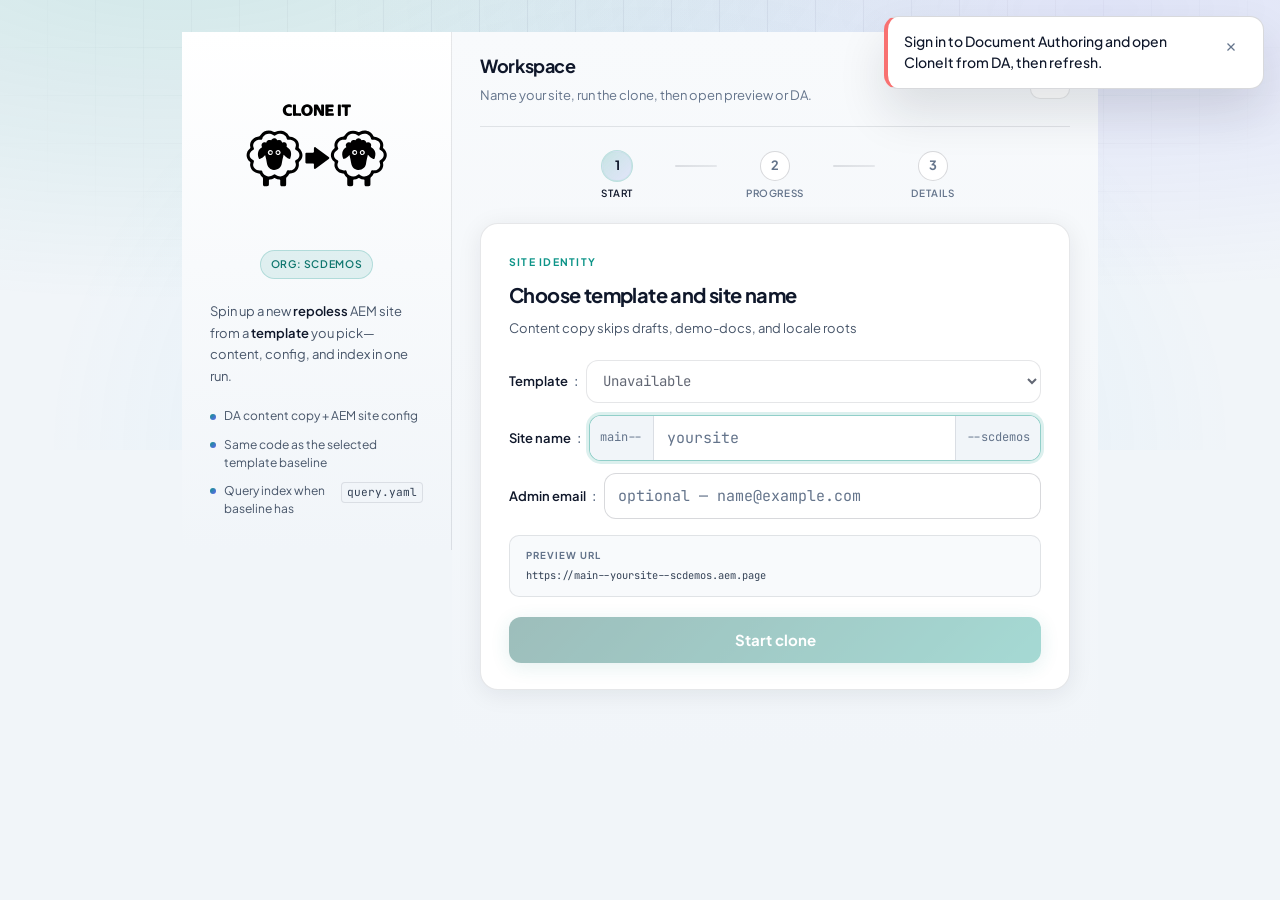
<file: tools/cloneit/cloneit.html>
<!DOCTYPE html>
<html lang="en">
  <head>
    <title>Clone IT</title>
    <meta name="viewport" content="width=device-width, initial-scale=1"/>
    <meta name="description" content="Clone a template site to create a new repoless AEM site with DA content">
    <meta name="theme-color" content="#f1f5f9"/>
    <base href="/tools/">
    <link rel="preconnect" href="https://fonts.googleapis.com"/>
    <link rel="preconnect" href="https://fonts.gstatic.com" crossorigin/>
    <link href="https://fonts.googleapis.com/css2?family=JetBrains+Mono:wght@400;500&family=Plus+Jakarta+Sans:wght@400;500;600;700;800&display=swap" rel="stylesheet"/>
    <link rel="stylesheet" href="/tools/cloneit/cloneit.css">
    <script src="/tools/cloneit/cloneit.js" type="module"></script>
  </head>
  <body class="cloneit-app">
    <div class="cloneit-bg" aria-hidden="true">
      <div class="cloneit-bg-grid"></div>
      <div class="cloneit-bg-glow"></div>
    </div>

    <a class="skip-link" href="#cloneit-main">Skip to main content</a>

    <div class="cloneit-shell">
      <aside class="cloneit-aside" aria-label="Product">
        <div class="cloneit-brand">
          <img
            class="cloneit-brand-logo"
            src="/tools/cloneit/icons/cloneit.svg"
            width="220"
            height="176"
            alt=""
          >
        </div>
        <div class="cloneit-aside-meta" aria-label="Target org">
          <span class="cloneit-pill">org: scdemos</span>
        </div>
        <p class="cloneit-aside-lede">Spin up a new <strong>repoless</strong> AEM site from a <strong>template</strong> you pick—content, config, and index in one run.</p>
        <ul class="cloneit-aside-facts">
          <li>
            <span class="cloneit-aside-dot" aria-hidden="true"></span>
            DA content copy + AEM site config
          </li>
          <li>
            <span class="cloneit-aside-dot" aria-hidden="true"></span>
            Same code as the selected template baseline
          </li>
          <li>
            <span class="cloneit-aside-dot" aria-hidden="true"></span>
            Query index when baseline has <code>query.yaml</code>
          </li>
        </ul>
      </aside>

      <div class="cloneit-work">
        <header class="cloneit-toolbar">
          <div class="cloneit-toolbar-titles">
            <h2 class="cloneit-toolbar-h">Workspace</h2>
            <p class="cloneit-toolbar-sub">Name your site, run the clone, then open preview or DA.</p>
          </div>
          <button class="help-btn" type="button" aria-label="Help" id="help-btn" title="Help">
            <img
              class="help-btn-icon"
              src="/tools/cloneit/icons/info.svg"
              width="20"
              height="20"
              alt=""
            >
          </button>
        </header>

        <main class="cloneit-canvas" id="cloneit-main" data-step="1">
          <nav class="cloneit-steps" id="cloneit-stepper" data-step="1" aria-label="Clone progress">
            <div class="cloneit-steps-rail" role="list">
              <div class="cloneit-steps-step" role="listitem" data-step-index="1">
                <span class="cloneit-steps-num" aria-hidden="true">1</span>
                <span class="cloneit-steps-text">Start</span>
              </div>
              <span class="cloneit-steps-line" aria-hidden="true"></span>
              <div class="cloneit-steps-step" role="listitem" data-step-index="2">
                <span class="cloneit-steps-num" aria-hidden="true">2</span>
                <span class="cloneit-steps-text">Progress</span>
              </div>
              <span class="cloneit-steps-line" aria-hidden="true"></span>
              <div class="cloneit-steps-step" role="listitem" data-step-index="3">
                <span class="cloneit-steps-num" aria-hidden="true">3</span>
                <span class="cloneit-steps-text">Details</span>
              </div>
            </div>
          </nav>

          <section class="surface-card" id="config-card">
            <div class="surface-card-head">
              <span class="surface-eyebrow">Site identity</span>
              <h2 class="card-title">Choose template and site name</h2>
              <p class="card-desc">
                Content copy skips drafts, demo-docs, and locale roots
              </p>
            </div>
            <div class="card-content">
              <div class="cloneit-config-inline">
                <div class="cloneit-config-field">
                  <label for="baseline-select" class="cloneit-config-label">Template</label>
                  <span class="cloneit-config-colon" aria-hidden="true">:</span>
                  <select id="baseline-select" class="cloneit-baseline-select" disabled>
                    <option value="">Loading templates…</option>
                  </select>
                </div>
                <div class="cloneit-config-field">
                  <label for="site-name-input" class="cloneit-config-label">Site name</label>
                  <span class="cloneit-config-colon" aria-hidden="true">:</span>
                  <div class="input-wrap cloneit-site-input-wrap">
                    <span class="input-affix" aria-hidden="true">main--</span>
                    <input
                      type="text"
                      id="site-name-input"
                      class="input-field"
                      placeholder="yoursite"
                      autocomplete="off"
                      maxlength="50"
                      pattern="[a-z0-9]+(?:-[a-z0-9]+)*"
                      aria-describedby="site-name-hint"
                    >
                    <span class="input-affix input-affix-end" aria-hidden="true">--scdemos</span>
                  </div>
                </div>
                <div class="cloneit-config-field">
                  <label for="admin-email-input" class="cloneit-config-label">Admin email</label>
                  <span class="cloneit-config-colon" aria-hidden="true">:</span>
                  <div class="input-wrap cloneit-site-input-wrap">
                    <input
                      type="email"
                      id="admin-email-input"
                      class="input-field"
                      placeholder="optional — name@example.com"
                      autocomplete="off"
                      maxlength="254"
                      aria-describedby="admin-email-hint"
                    >
                  </div>
                </div>
              </div>
              <p id="site-name-hint" class="cloneit-sr-only">Site slug: lowercase letters, numbers, hyphens only. Max 50 characters.</p>
              <p id="admin-email-hint" class="cloneit-sr-only">Optional. Enter an email to grant the admin role on the new site via the AEM Admin API. Sidekick authentication will be enforced for admin actions when set.</p>
              <div class="preview-panel">
                <span class="preview-panel-label">Preview URL</span>
                <p class="input-preview">
                  <code>https://main--<span id="site-preview">yoursite</span>--scdemos.aem.page</code>
                </p>
              </div>
              <button id="clone-btn" class="btn btn-primary" type="button" disabled aria-busy="false">
                <span class="btn-text">Start clone</span>
                <span class="btn-loading" style="display: none;">
                  <span class="spinner"></span>
                  <span>Cloning…</span>
                </span>
              </button>
            </div>
          </section>

          <section class="surface-card surface-card-progress progress-section" id="progress-container" style="display: none;">
            <div class="progress-card">
              <div class="progress-card-top">
                <div>
                  <span class="surface-eyebrow surface-eyebrow-pulse">In progress</span>
                  <p class="progress-status" id="progress-text">Starting…</p>
                </div>
                <div class="progress-meta">
                  <span class="progress-phase" id="progress-phase">Initializing</span>
                  <span class="progress-count" id="progress-count"></span>
                </div>
              </div>
              <div class="progress-bar-wrap">
                <div class="progress-fill" id="progress-fill"></div>
              </div>
              <div class="progress-files-wrap">
                <span class="progress-files-label">Activity</span>
                <div class="progress-files" id="progress-files" aria-live="polite" role="log"></div>
              </div>
            </div>
          </section>

          <section class="result-section" id="result-container" style="display: none;">
              <div class="surface-card surface-card-success" id="result-success">
                <div class="result-hero">
                  <div class="result-hero-icon" aria-hidden="true">
                    <svg class="icon result-icon" viewBox="0 0 24 24" fill="none" stroke="currentColor" stroke-width="2">
                      <path d="M22 11.08V12a10 10 0 1 1-5.93-9.14"/><polyline points="22 4 12 14.01 9 11.01"/>
                    </svg>
                  </div>
                  <div class="result-hero-text">
                    <h3 class="result-title">Site ready</h3>
                    <p class="result-sub">Your repoless site and DA folder are in place. Use the links below to continue.</p>
                  </div>
                </div>
                <div class="result-body">
                  <div class="result-details-panel">
                    <div class="result-details-panel-head">
                      <h4 class="result-details-panel-title">Site details</h4>
                      <button type="button" class="result-details-copy-btn" id="copy-details-btn" aria-label="Copy details">
                        <img
                          class="result-details-copy-btn-icon"
                          src="/tools/cloneit/icons/clipboard.svg"
                          width="20"
                          height="20"
                          alt=""
                        >
                      </button>
                    </div>
                    <ul id="result-summary-list" class="result-summary"></ul>

                    <div class="result-detail-links">
                      <a
                        id="result-site-link"
                        class="result-detail-link"
                        href="#"
                        target="_blank"
                        rel="noopener noreferrer"
                        aria-label="AEM preview — opens in a new tab"
                      >
                        <span class="result-detail-link-main">
                          <span class="result-detail-link-label">AEM preview</span>
                          <span class="result-detail-link-url" id="result-site-url"></span>
                        </span>
                        <span class="result-detail-link-open" aria-hidden="true">Open ↗</span>
                      </a>
                      <a
                        id="result-da-link"
                        class="result-detail-link"
                        href="#"
                        target="_blank"
                        rel="noopener noreferrer"
                        aria-label="Document Authoring — opens in a new tab"
                      >
                        <span class="result-detail-link-main">
                          <span class="result-detail-link-label">Document Authoring</span>
                          <span class="result-detail-link-url" id="result-da-url"></span>
                        </span>
                        <span class="result-detail-link-open" aria-hidden="true">Open ↗</span>
                      </a>
                      <a
                        id="result-github-link"
                        class="result-detail-link"
                        href="#"
                        target="_blank"
                        rel="noopener noreferrer"
                        aria-label="Code repository — opens in a new tab"
                      >
                        <span class="result-detail-link-main">
                          <span class="result-detail-link-label">Code repository</span>
                          <span class="result-detail-link-url" id="result-github-url"></span>
                        </span>
                        <span class="result-detail-link-open" aria-hidden="true">Open ↗</span>
                      </a>
                    </div>

                    <div class="bulk-actions" id="bulk-actions">
                      <div class="bulk-actions-head">
                        <p class="bulk-actions-label">Next step</p>
                        <p class="bulk-hint"></p>
                      </div>
                      <div class="bulk-buttons">
                        <button id="bulk-btn" class="btn btn-secondary btn-bulk" type="button" disabled>
                          <svg class="btn-ic" viewBox="0 0 24 24" fill="none" stroke="currentColor" stroke-width="2" aria-hidden="true">
                            <rect x="9" y="9" width="13" height="13" rx="2"/><path d="M5 15H4a2 2 0 0 1-2-2V4a2 2 0 0 1 2-2h9a2 2 0 0 1 2 2v1"/>
                          </svg>
                          <span class="btn-text">Bulk Preview / Publish</span>
                        </button>
                      </div>
                    </div>
                  </div>
                </div>
              </div>

              <div class="surface-card surface-card-danger" id="result-error" style="display: none;">
                <div class="result-hero result-hero-error">
                  <div class="result-hero-icon" aria-hidden="true">
                    <svg class="icon result-icon" viewBox="0 0 24 24" fill="none" stroke="currentColor" stroke-width="2">
                      <circle cx="12" cy="12" r="10"/><line x1="15" y1="9" x2="9" y2="15"/><line x1="9" y1="9" x2="15" y2="15"/>
                    </svg>
                  </div>
                  <div class="result-hero-text">
                    <h3 class="result-title">Clone failed</h3>
                    <p class="result-sub">Fix the issue below and try again.</p>
                  </div>
                </div>
                <div class="result-body">
                  <div class="error-panel">
                    <p id="result-error-message"></p>
                  </div>
                </div>
              </div>
          </section>
        </main>
      </div>
    </div>

    <div id="bulk-modal" class="modal-overlay hidden" role="dialog" aria-modal="true" aria-labelledby="bulk-modal-title">
      <div class="modal-panel modal-panel-sm">
        <div class="modal-content modal-sm">
          <div class="modal-header">
            <h2 id="bulk-modal-title">URLs copied</h2>
            <button class="modal-close" type="button" aria-label="Close">
              <svg class="icon" viewBox="0 0 24 24" fill="none" stroke="currentColor" stroke-width="2">
                <line x1="18" y1="6" x2="6" y2="18"/><line x1="6" y1="6" x2="18" y2="18"/>
              </svg>
            </button>
          </div>
          <div class="modal-body">
            <p id="bulk-modal-message">URLs have been copied to your clipboard.</p>
            <p class="modal-lede">Paste them in the <strong>DA Bulk App</strong> to preview or publish.</p>
            <a href="https://da.live/apps/bulk" target="_blank" rel="noopener noreferrer" class="btn btn-primary modal-cta">Open DA Bulk app</a>
          </div>
        </div>
      </div>
    </div>

    <div id="help-modal" class="modal-overlay hidden" role="dialog" aria-modal="true" aria-labelledby="help-modal-title">
      <div class="modal-panel">
        <div class="modal-content">
          <div class="modal-header">
            <h2 id="help-modal-title">How CloneIt works</h2>
            <button class="modal-close" type="button" aria-label="Close">
              <svg class="icon" viewBox="0 0 24 24" fill="none" stroke="currentColor" stroke-width="2">
                <line x1="18" y1="6" x2="6" y2="18"/><line x1="6" y1="6" x2="18" y2="18"/>
              </svg>
            </button>
          </div>
          <div class="modal-body modal-body-help">
            <div class="help-section">
              <h3>What does CloneIt do?</h3>
              <p>CloneIt creates a new repoless AEM site by:</p>
              <ol>
                <li><strong>Creating the AEM site config</strong> – Copies the template site configuration and points it to a new content source</li>
                <li><strong>Creating the DA content repo</strong> – Creates a new folder in Document Authoring (DA) for your site's content</li>
              </ol>
            </div>
            <div class="help-section">
              <h3>Site naming</h3>
              <p>Use lowercase letters, numbers, and hyphens only (e.g. <code>my-site</code>, <code>project-2024</code>).</p>
            </div>
            <div class="help-section">
              <h3>After cloning</h3>
              <p>Your new site shares the same codebase as the template. Add content in DA and preview/publish to see it live.</p>
            </div>
            <div class="help-section">
              <h3>Bulk Preview / Publish</h3>
              <p>After a successful clone, use <strong>Bulk Preview/Publish</strong>. URLs are copied to your clipboard and a modal guides you to the <a href="https://da.live/apps/bulk" target="_blank" rel="noopener noreferrer">DA Bulk app</a>, where you paste and run preview or publish.</p>
            </div>
          </div>
        </div>
      </div>
    </div>

    <div class="toast-container">
      <div class="toast hidden" id="toast">
        <div class="toast-content">
          <span class="toast-message"></span>
          <button class="toast-close" type="button" aria-label="Close">
            <svg class="icon icon-sm" viewBox="0 0 24 24" fill="none" stroke="currentColor" stroke-width="2">
              <line x1="18" y1="6" x2="6" y2="18"/><line x1="6" y1="6" x2="18" y2="18"/>
            </svg>
          </button>
        </div>
      </div>
    </div>
  </body>
</html>
</file>
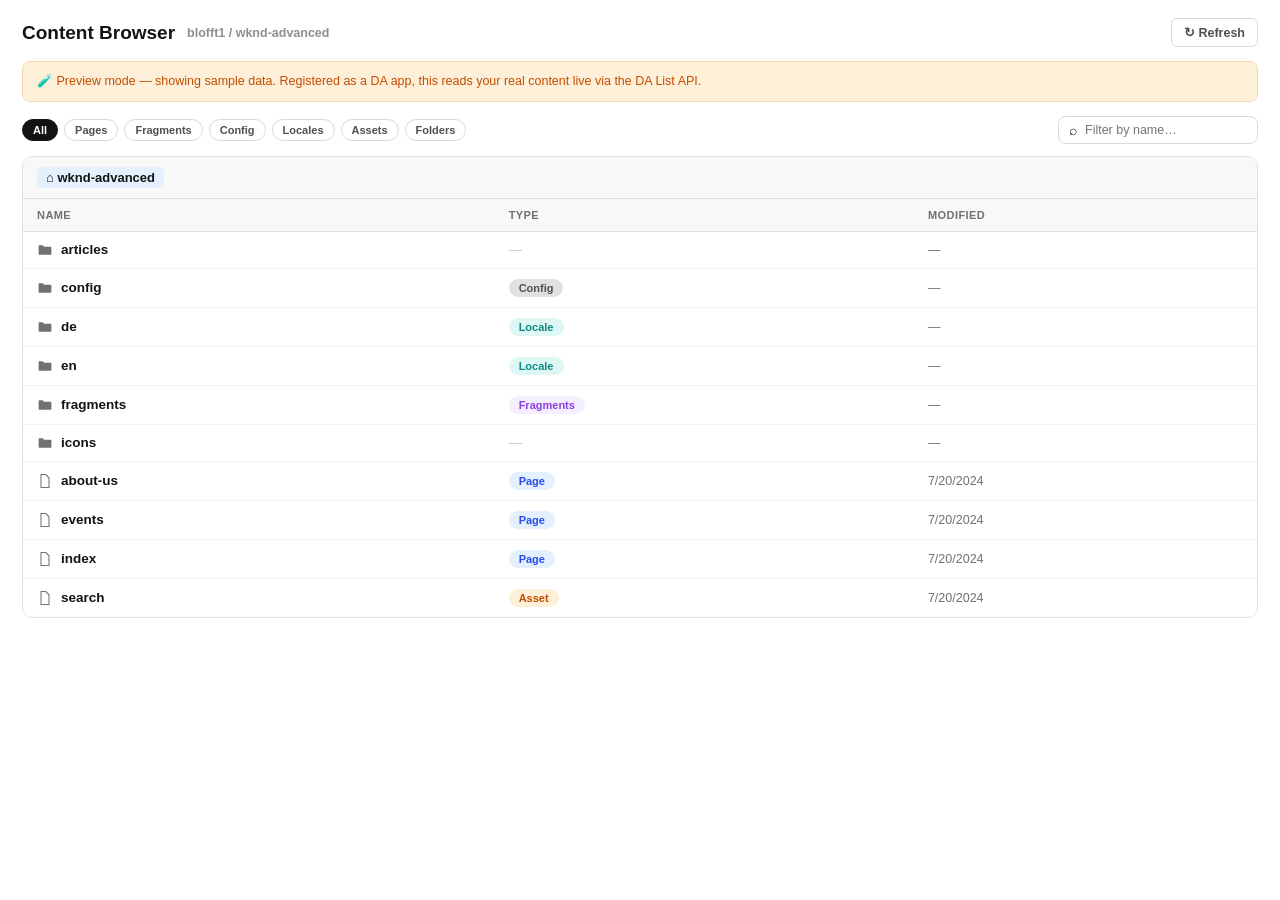
<file: tools/content-browser/content-browser.html>
<!DOCTYPE html>
<html lang="en">
<head>
  <meta charset="UTF-8">
  <meta name="viewport" content="width=device-width, initial-scale=1">
  <title>Content Browser — DA App</title>
  <link rel="icon" href="data:,">
  <link rel="stylesheet" href="content-browser.css">
  <script src="content-browser.js" type="module"></script>
</head>
<body class="da-app-body">
  <div id="cb-root"></div>
</body>
</html>
</file>
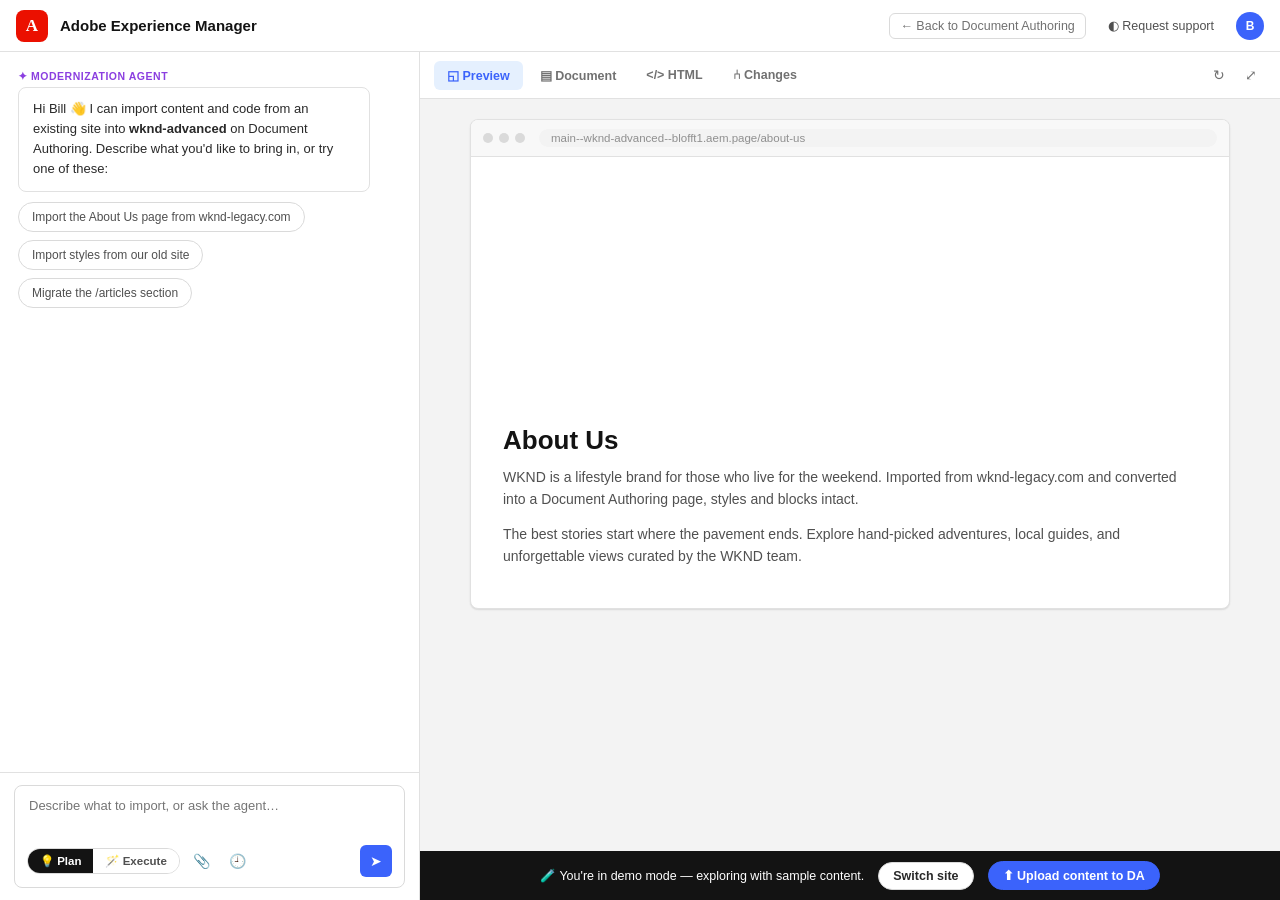
<file: tools/da-redesign/aemcoder.html>
<!DOCTYPE html>
<html lang="en">
<head>
<meta charset="UTF-8">
<meta name="viewport" content="width=device-width, initial-scale=1">
<title>AEM Coder — Experience Modernization Console (Prototype)</title>
<link rel="stylesheet" href="/tools/da-redesign/styles.css?v=6">
</head>
<body class="canvas-body">

  <div class="ac-topbar">
    <div class="logomark">A</div>
    <div class="ac-title">Adobe Experience Manager</div>
    <div class="appbar-spacer"></div>
    <a class="ac-back" href="/tools/da-redesign/index.html">← Back to Document Authoring</a>
    <div class="ac-support">◐ Request support</div>
    <div class="avatar">B</div>
  </div>

  <div class="ac-shell">
    <!-- Left: chat with the modernization agent -->
    <div class="ac-chat">
      <div class="ac-chat-body" id="chatBody">
        <div class="ac-msg agent">
          <div class="who">✦ Modernization Agent</div>
          <div class="bubble">Hi Bill 👋 I can import content and code from an existing site into <b>wknd-advanced</b> on Document Authoring. Describe what you'd like to bring in, or try one of these:</div>
          <div class="ac-chips" style="margin-top:10px;">
            <div class="ac-chip" data-q="Import the About Us page from wknd-legacy.com">Import the About Us page from wknd-legacy.com</div>
            <div class="ac-chip" data-q="Import styles from our old site">Import styles from our old site</div>
            <div class="ac-chip" data-q="Migrate the /articles section into DA">Migrate the /articles section</div>
          </div>
        </div>
      </div>

      <div class="ac-input-wrap">
        <div class="ac-input">
          <textarea id="acPrompt" placeholder="Describe what to import, or ask the agent…"></textarea>
          <div class="ac-input-tools">
            <div class="ac-mode" id="acMode">
              <button class="active" data-mode="plan">💡 Plan</button>
              <button data-mode="execute">🪄 Execute</button>
            </div>
            <button class="ac-tool-icon" title="Attach a file or URL list">📎</button>
            <button class="ac-tool-icon" title="Prompt queue">🕘</button>
            <button class="ac-send" id="acSend" title="Send">➤</button>
          </div>
        </div>
      </div>
    </div>

    <!-- Right: workspace -->
    <div class="ac-work">
      <div class="ac-work-tabs">
        <div class="ac-tab active" data-view="preview">◱ Preview</div>
        <div class="ac-tab" data-view="document">▤ Document</div>
        <div class="ac-tab" data-view="html">&lt;/&gt; HTML</div>
        <div class="ac-tab" data-view="changes">⑃ Changes</div>
        <div class="ac-work-tools">
          <button class="ac-tool-icon" title="Refresh preview">↻</button>
          <button class="ac-tool-icon" title="Open in new window">⤢</button>
        </div>
      </div>

      <div class="ac-work-body">
        <!-- Preview -->
        <div class="ac-view" data-view="preview">
          <div class="ac-browser">
            <div class="ac-browser-bar">
              <span class="dot"></span><span class="dot"></span><span class="dot"></span>
              <span class="ac-browser-url">main--wknd-advanced--blofft1.aem.page/about-us</span>
            </div>
            <div class="ac-page-hero" style="background-image:url('https://images.unsplash.com/photo-1454496522488-7a8e488e8606?auto=format&fit=crop&w=1200&q=60')"></div>
            <div class="ac-page-body">
              <h1>About Us</h1>
              <p>WKND is a lifestyle brand for those who live for the weekend. Imported from wknd-legacy.com and converted into a Document Authoring page, styles and blocks intact.</p>
              <p>The best stories start where the pavement ends. Explore hand-picked adventures, local guides, and unforgettable views curated by the WKND team.</p>
            </div>
          </div>
        </div>

        <!-- Document (authoring structure) -->
        <div class="ac-view ac-hidden" data-view="document">
          <div class="ac-doc-table">
            <div class="dt-row"><div class="dt-k">hero</div><div class="dt-v">Image + &ldquo;About Us&rdquo; heading</div></div>
            <div class="dt-row"><div class="dt-k">text</div><div class="dt-v">WKND is a lifestyle brand for those who live for the weekend…</div></div>
            <div class="dt-row"><div class="dt-k">text</div><div class="dt-v">The best stories start where the pavement ends…</div></div>
            <div class="dt-row"><div class="dt-k">metadata</div><div class="dt-v">Template: Article Page · Locale: en</div></div>
          </div>
        </div>

        <!-- HTML -->
        <div class="ac-view ac-hidden" data-view="html">
          <div class="ac-code">&lt;div class="hero"&gt;
  &lt;div&gt;
    &lt;picture&gt;&lt;img src="/about-hero.jpg" alt="About Us"&gt;&lt;/picture&gt;
    &lt;h1&gt;About Us&lt;/h1&gt;
  &lt;/div&gt;
&lt;/div&gt;
&lt;div class="text"&gt;
  &lt;p&gt;WKND is a lifestyle brand for those who live for the weekend.&lt;/p&gt;
&lt;/div&gt;</div>
        </div>

        <!-- Changes / diff -->
        <div class="ac-view ac-hidden" data-view="changes">
          <div class="ac-changes">
            <div class="ac-changes-head">
              <h3>4 files changed on branch <code>import/about-us</code></h3>
              <button class="btn primary" id="pushBtn">⑃ Push to GitHub</button>
            </div>
            <div class="ac-file"><span class="new-badge">new</span><span class="fname">blocks/hero/hero.css</span><span class="adds">+42</span><span class="dels">−0</span></div>
            <div class="ac-file"><span class="new-badge">new</span><span class="fname">blocks/hero/hero.js</span><span class="adds">+18</span><span class="dels">−0</span></div>
            <div class="ac-file"><span class="fname">styles/styles.css</span><span class="adds">+27</span><span class="dels">−3</span></div>
            <div class="ac-file"><span class="new-badge">new</span><span class="fname">about-us.html</span><span class="adds">+64</span><span class="dels">−0</span></div>
          </div>
        </div>
      </div>

      <div class="ac-banner">
        🧪 You're in demo mode — exploring with sample content.
        <button class="btn" id="switchBtn">Switch site</button>
        <button class="btn primary" id="uploadBtn">⬆ Upload content to DA</button>
      </div>
    </div>
  </div>

<script>
  // View selector
  document.querySelectorAll('.ac-tab[data-view]').forEach(tab => {
    tab.addEventListener('click', () => {
      const v = tab.dataset.view;
      document.querySelectorAll('.ac-tab[data-view]').forEach(t => t.classList.toggle('active', t === tab));
      document.querySelectorAll('.ac-view').forEach(view => view.classList.toggle('ac-hidden', view.dataset.view !== v));
    });
  });

  // Plan / Execute mode
  document.querySelectorAll('#acMode button').forEach(b => {
    b.addEventListener('click', () => {
      document.querySelectorAll('#acMode button').forEach(x => x.classList.remove('active'));
      b.classList.add('active');
    });
  });

  // Chat
  const chatBody = document.getElementById('chatBody');
  const promptEl = document.getElementById('acPrompt');

  function addUser(text){
    const el = document.createElement('div');
    el.className = 'ac-msg user';
    el.innerHTML = `<div class="who">Bill</div><div class="bubble">${text}</div>`;
    chatBody.appendChild(el);
  }
  function addAgentPlan(){
    const el = document.createElement('div');
    el.className = 'ac-msg agent';
    el.innerHTML = `
      <div class="who">✦ Modernization Agent</div>
      <div class="bubble">On it. Here's my plan to import that into <b>wknd-advanced</b> — switch to <b>Execute</b> mode to run it, then review the diff under <b>Changes</b> before pushing.</div>
      <div class="ac-plan">
        <div class="pl-head">Planned steps</div>
        <div class="pl-step"><span class="pl-ck">✓</span>Crawl the source URL and extract page content</div>
        <div class="pl-step"><span class="pl-ck">✓</span>Convert markup into DA blocks (hero, text)</div>
        <div class="pl-step pending"><span class="pl-ck">•</span>Recreate styles as Edge Delivery CSS</div>
        <div class="pl-step pending"><span class="pl-ck">•</span>Stage changes on branch <code>import/about-us</code></div>
      </div>`;
    chatBody.appendChild(el);
    chatBody.scrollTop = chatBody.scrollHeight;
  }
  function send(text){
    if(!text.trim()) return;
    addUser(text);
    promptEl.value = '';
    chatBody.scrollTop = chatBody.scrollHeight;
    setTimeout(addAgentPlan, 450);
  }

  document.getElementById('acSend').addEventListener('click', () => send(promptEl.value));
  promptEl.addEventListener('keydown', e => { if(e.key === 'Enter' && !e.shiftKey){ e.preventDefault(); send(promptEl.value); } });
  document.querySelectorAll('.ac-chip').forEach(c => c.addEventListener('click', () => send(c.dataset.q)));

  document.getElementById('pushBtn').addEventListener('click', () => alert('Mockup: this would push the branch and open a pull request on GitHub for review.'));
  document.getElementById('uploadBtn').addEventListener('click', () => alert('Mockup: this would upload the imported pages into Document Authoring (da.live).'));
  document.getElementById('switchBtn').addEventListener('click', () => alert('Mockup: this would connect your own Edge Delivery GitHub project via the AEM Code Connector.'));
</script>
</body>
</html>
</file>
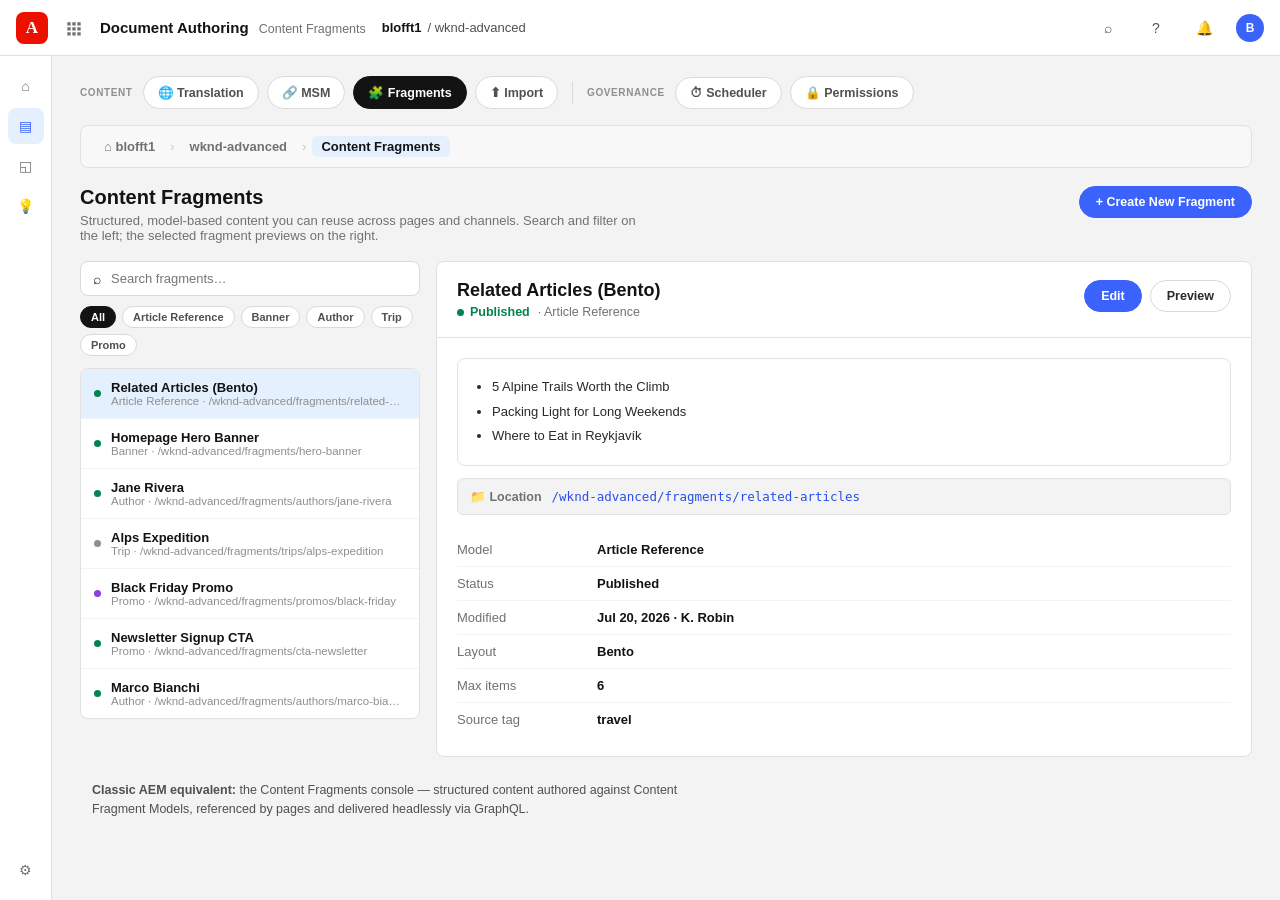
<file: tools/da-redesign/fragments.html>
<!DOCTYPE html>
<html lang="en">
<head>
<meta charset="UTF-8">
<meta name="viewport" content="width=device-width, initial-scale=1">
<title>Document Authoring — Content Fragments (Prototype)</title>
<link rel="stylesheet" href="/tools/da-redesign/styles.css?v=6">
</head>
<body>

  <div class="appbar">
    <div class="logomark">A</div>
    <svg class="app-switcher" viewBox="0 0 24 24" fill="none"><path d="M4 5h4v4H4V5zm0 6h4v4H4v-4zm0 6h4v4H4v-4zm6-12h4v4h-4V5zm0 6h4v4h-4v-4zm0 6h4v4h-4v-4zm6-12h4v4h-4V5zm0 6h4v4h-4v-4zm0 6h4v4h-4v-4z" fill="currentColor"/></svg>
    <div class="app-title">Document Authoring <small>Content Fragments</small></div>
    <div class="breadcrumb"><b>blofft1</b> / wknd-advanced</div>
    <div class="appbar-spacer"></div>
    <div class="appbar-icon">⌕</div>
    <div class="appbar-icon">?</div>
    <div class="appbar-icon" title="Inbox">🔔</div>
    <div class="avatar">B</div>
  </div>

  <div class="shell">
    <div class="rail">
      <div class="rail-item">⌂</div>
      <div class="rail-item active">▤</div>
      <div class="rail-item">◱</div>
      <div class="rail-item">💡</div>
      <div class="rail-item rail-bottom">⚙</div>
    </div>

    <div class="main">
      <div class="action-menu">
        <div class="action-group">
          <span class="action-group-label">Content</span>
          <a class="action-item" href="/tools/da-redesign/translation.html">🌐 Translation</a>
          <a class="action-item" href="/tools/da-redesign/msm.html">🔗 MSM</a>
          <a class="action-item active" href="/tools/da-redesign/fragments.html">🧩 Fragments</a>
          <a class="action-item" href="/tools/da-redesign/aemcoder.html">⬆ Import</a>
        </div>
        <div class="action-divider"></div>
        <div class="action-group">
          <span class="action-group-label">Governance</span>
          <div class="action-item">⏱ Scheduler</div>
          <div class="action-item">🔒 Permissions</div>
        </div>
      </div>

      <div class="crumbs-row" style="border-radius:8px; border:1px solid var(--gray-200); margin-bottom:18px;">
        <a class="crumb-link" href="/tools/da-redesign/index.html">⌂ blofft1</a>
        <span class="crumb-sep">›</span>
        <a class="crumb-link" href="/tools/da-redesign/index.html">wknd-advanced</a>
        <span class="crumb-sep">›</span>
        <span class="crumb-link active">Content Fragments</span>
      </div>

      <div class="page-head">
        <div>
          <h1>Content Fragments</h1>
          <p>Structured, model-based content you can reuse across pages and channels. Search and filter on the left; the selected fragment previews on the right.</p>
        </div>
        <button class="btn primary" id="createBtn">+ Create New Fragment</button>
      </div>

      <div class="frag-layout">
        <div class="frag-left">
          <div class="frag-search">⌕ <input id="fragSearch" placeholder="Search fragments…"></div>
          <div class="frag-filters" id="fragFilters"></div>
          <div class="frag-list" id="fragList"></div>
        </div>
        <div class="frag-right" id="fragRight"></div>
      </div>

      <div class="parity-note" style="max-width:640px;"><b>Classic AEM equivalent:</b> the Content Fragments console — structured content authored against Content Fragment Models, referenced by pages and delivered headlessly via GraphQL.</div>
    </div>
  </div>

  <div class="modal-backdrop" id="fragModalBackdrop">
    <div class="modal">
      <div class="modal-head">
        <div>
          <h2>Create New Fragment</h2>
          <div class="modal-step-indicator" id="fragStep">Step 1 of 2 — Model</div>
        </div>
        <div class="modal-close" id="fragClose">✕</div>
      </div>
      <div class="modal-body" id="fragModalBody"></div>
      <div class="modal-footer">
        <button class="btn" id="fragBack">Back</button>
        <button class="btn primary" id="fragNext">Next</button>
      </div>
    </div>
  </div>

<script>
const fragments = [
  {name:'related-articles', title:'Related Articles (Bento)', model:'Article Reference', status:'published', modified:'Jul 20, 2026', by:'K. Robin', location:'/wknd-advanced/fragments/related-articles',
    preview:{type:'list', items:['5 Alpine Trails Worth the Climb','Packing Light for Long Weekends','Where to Eat in Reykjavík']}, fields:{Layout:'Bento', 'Max items':'6', 'Source tag':'travel'}},
  {name:'hero-banner', title:'Homepage Hero Banner', model:'Banner', status:'published', modified:'Jul 14, 2026', by:'K. Robin', location:'/wknd-advanced/fragments/hero-banner',
    preview:{type:'card', img:'https://images.unsplash.com/photo-1454496522488-7a8e488e8606?auto=format&fit=crop&w=800&q=60', headline:'The Art of the Perfect Getaway', body:'Explore · Wander · Belong'}, fields:{'CTA text':'Explore trips', 'CTA link':'/trips', Theme:'Light'}},
  {name:'author-jane', title:'Jane Rivera', model:'Author', status:'published', modified:'Jul 2, 2026', by:'B. Loeffler', location:'/wknd-advanced/fragments/authors/jane-rivera',
    preview:{type:'author', initials:'JR', name:'Jane Rivera', role:'Senior Travel Writer', bio:'Jane has hiked six continents and written for WKND since day one. She covers slow travel, mountain routes, and the occasional questionable street food.'}, fields:{Email:'jane@wknd.com', Region:'EMEA', Articles:'23'}},
  {name:'trip-alps', title:'Alps Expedition', model:'Trip', status:'draft', modified:'Jul 18, 2026', by:'B. Loeffler', location:'/wknd-advanced/fragments/trips/alps-expedition',
    preview:{type:'card', img:'https://images.unsplash.com/photo-1551632811-561732d1e306?auto=format&fit=crop&w=800&q=60', headline:'7-Day Alps Expedition', body:'A guided trek through the high passes of the French and Swiss Alps, ending in Chamonix.'}, fields:{Price:'$2,400', Duration:'7 days', Difficulty:'Advanced'}},
  {name:'promo-blackfriday', title:'Black Friday Promo', model:'Promo', status:'review', modified:'Jul 20, 2026', by:'B. Loeffler', location:'/wknd-advanced/fragments/promos/black-friday',
    preview:{type:'card', headline:'Up to 40% off', body:'Limited-time deals on all guided trips through the end of November.'}, fields:{Discount:'40%', Starts:'Nov 24', Ends:'Nov 30'}},
  {name:'newsletter-cta', title:'Newsletter Signup CTA', model:'Promo', status:'published', modified:'Jul 10, 2026', by:'K. Robin', location:'/wknd-advanced/fragments/cta-newsletter',
    preview:{type:'card', headline:'Never miss a weekend', body:'Get fresh trip ideas and local tips delivered to your inbox.'}, fields:{'CTA text':'Subscribe', List:'wknd-weekly'}},
  {name:'author-marco', title:'Marco Bianchi', model:'Author', status:'published', modified:'Jun 28, 2026', by:'B. Loeffler', location:'/wknd-advanced/fragments/authors/marco-bianchi',
    preview:{type:'author', initials:'MB', name:'Marco Bianchi', role:'Photographer', bio:'Marco captures the light between destinations. Based in Milan, he shoots for WKND across the Mediterranean.'}, fields:{Email:'marco@wknd.com', Region:'EMEA', Articles:'11'}},
];

const models = ['All', 'Article Reference', 'Banner', 'Author', 'Trip', 'Promo'];
const statusText = { published:'Published', review:'In review', draft:'Draft' };

let activeModel = 'All';
let selected = fragments[0];

const listEl = document.getElementById('fragList');
const rightEl = document.getElementById('fragRight');
const searchEl = document.getElementById('fragSearch');
const filtersEl = document.getElementById('fragFilters');

models.forEach(m => {
  const chip = document.createElement('div');
  chip.className = 'chip-filter' + (m === activeModel ? ' active' : '');
  chip.textContent = m;
  chip.addEventListener('click', () => { activeModel = m; document.querySelectorAll('#fragFilters .chip-filter').forEach(c => c.classList.toggle('active', c === chip)); renderList(); });
  filtersEl.appendChild(chip);
});

function previewHtml(f){
  const p = f.preview;
  if(p.type === 'author'){
    return `<div class="fpv-card"><div class="fpv-author"><div class="fpv-avatar">${p.initials}</div><div><h3 style="margin:0 0 2px;">${p.name}</h3><div style="font-size:12.5px;color:var(--gray-600);">${p.role}</div></div></div><div class="fpv-body" style="border-top:1px solid var(--gray-100);"><p>${p.bio}</p></div></div>`;
  }
  if(p.type === 'list'){
    return `<div class="fpv-card"><div class="fpv-body"><ul style="margin:0;padding-left:18px;font-size:13px;color:var(--gray-800);line-height:1.9;">${p.items.map(i => `<li>${i}</li>`).join('')}</ul></div></div>`;
  }
  return `<div class="fpv-card">${p.img ? `<div class="fpv-img" style="background-image:url('${p.img}')"></div>` : ''}<div class="fpv-body"><h3>${p.headline}</h3><p>${p.body}</p></div></div>`;
}

function renderDetail(f){
  if(!f){ rightEl.innerHTML = `<div class="frag-detail"><div class="frag-empty" style="padding:60px 20px;">Select a fragment to preview it.</div></div>`; return; }
  const extra = Object.entries(f.fields).map(([k, v]) => `<div class="fr"><span class="k">${k}</span><span class="v">${v}</span></div>`).join('');
  rightEl.innerHTML = `
    <div class="frag-detail">
      <div class="frag-detail-head">
        <div>
          <h2>${f.title}</h2>
          <div class="sub"><span class="status ${f.status}"><span class="dot"></span>${statusText[f.status]}</span> · ${f.model}</div>
        </div>
        <div class="frag-detail-actions"><button class="btn primary">Edit</button><button class="btn">Preview</button></div>
      </div>
      <div class="frag-preview">${previewHtml(f)}</div>
      <div class="frag-loc"><span class="k">📁 Location</span><span class="v">${f.location}</span></div>
      <div class="frag-fields">
        <div class="fr"><span class="k">Model</span><span class="v">${f.model}</span></div>
        <div class="fr"><span class="k">Status</span><span class="v">${statusText[f.status]}</span></div>
        <div class="fr"><span class="k">Modified</span><span class="v">${f.modified} · ${f.by}</span></div>
        ${extra}
      </div>
    </div>`;
}

function renderList(){
  const q = searchEl.value.toLowerCase();
  const list = fragments.filter(f => (activeModel === 'All' || f.model === activeModel) && (!q || f.title.toLowerCase().includes(q) || f.name.toLowerCase().includes(q)));
  listEl.innerHTML = '';
  if(!list.length){ listEl.innerHTML = '<div class="frag-empty">No fragments match.</div>'; return; }
  if(!list.includes(selected)){ selected = list[0]; renderDetail(selected); }
  list.forEach(f => {
    const el = document.createElement('div');
    el.className = 'frag-item' + (f === selected ? ' selected' : '');
    el.innerHTML = `<span class="status ${f.status}" title="${statusText[f.status]}"><span class="dot"></span></span><div class="fi-main"><div class="fi-title">${f.title}</div><div class="fi-sub">${f.model} · ${f.location}</div></div>`;
    el.addEventListener('click', () => { selected = f; renderList(); renderDetail(f); });
    listEl.appendChild(el);
  });
}

searchEl.addEventListener('input', renderList);

// ---------- Create New Fragment wizard ----------
const fragModels = [
  {name:'Article Reference', icon:'📄', desc:'Curated list of articles to surface elsewhere.', loc:'/wknd-advanced/fragments'},
  {name:'Banner', icon:'🖼', desc:'Headline, image, and call-to-action for hero or promo areas.', loc:'/wknd-advanced/fragments'},
  {name:'Author', icon:'👤', desc:'Name, role, bio, and contact for content bylines.', loc:'/wknd-advanced/fragments/authors'},
  {name:'Trip', icon:'🧭', desc:'Structured trip details — price, duration, difficulty.', loc:'/wknd-advanced/fragments/trips'},
  {name:'Promo', icon:'🏷', desc:'Short promotional message with dates and a CTA.', loc:'/wknd-advanced/fragments/promos'},
];
let fStep = 0;
let fSel = { model:null, title:'', name:'', location:'' };

function slugify(s){ return s.toLowerCase().trim().replace(/[^a-z0-9]+/g, '-').replace(/^-+|-+$/g, ''); }

function defaultPreview(model, title){
  if(model === 'Author') return { type:'author', initials:(title.split(' ').map(w => w[0]).join('').slice(0,2).toUpperCase() || 'AA'), name:title, role:'—', bio:'New author fragment — add a bio to get started.' };
  if(model === 'Article Reference') return { type:'list', items:['Add your first referenced article…'] };
  return { type:'card', headline:title, body:'New ' + model.toLowerCase() + ' fragment. Open it to add content.' };
}

function openFragModal(){
  fStep = 0;
  fSel = { model:null, title:'', name:'', location:'' };
  document.getElementById('fragModalBackdrop').classList.add('open');
  renderFragWizard();
}
function closeFragModal(){ document.getElementById('fragModalBackdrop').classList.remove('open'); }

window.pickModel = function(name){
  fSel.model = name;
  const m = fragModels.find(x => x.name === name);
  if(!fSel.location) fSel.location = m.loc;
  document.getElementById('fragNext').disabled = false;
};

function renderFragWizard(){
  const body = document.getElementById('fragModalBody');
  const step = document.getElementById('fragStep');
  const back = document.getElementById('fragBack');
  const next = document.getElementById('fragNext');
  back.style.display = fStep === 0 ? 'none' : 'inline-block';
  if(fStep === 0){
    step.textContent = 'Step 1 of 2 — Model';
    next.textContent = 'Next';
    next.disabled = !fSel.model;
    body.innerHTML = '<h3>Choose a Content Fragment Model</h3>' + fragModels.map(m => `
      <label class="wizard-option">
        <input type="radio" name="fmodel" ${fSel.model === m.name ? 'checked' : ''} onchange="pickModel('${m.name}')">
        <div><div class="lbl">${m.icon} ${m.name}</div><div class="desc">${m.desc}</div></div>
      </label>`).join('');
  } else {
    step.textContent = 'Step 2 of 2 — Details';
    next.textContent = 'Create';
    next.disabled = !fSel.title.trim();
    body.innerHTML = `
      <h3>Fragment details</h3>
      <div class="wizard-summary-line"><span>Model</span><b>${fSel.model}</b></div>
      <div class="prop-field" style="margin-top:14px;"><label>Title</label><input type="text" id="fTitle" value="${fSel.title}" placeholder="e.g. Summer Adventure Guide"></div>
      <div class="prop-field"><label>Name (URL)</label><input type="text" id="fName" value="${fSel.name}" placeholder="auto-generated from title"></div>
      <div class="prop-field"><label>Location</label><input type="text" id="fLoc" value="${fSel.location}"></div>
      <div class="frag-loc" style="margin:10px 0 0;"><span class="k">📁 Path</span><span class="v" id="fPathPreview">${fSel.location}/${fSel.name || '…'}</span></div>`;
    const tEl = body.querySelector('#fTitle');
    const nEl = body.querySelector('#fName');
    const lEl = body.querySelector('#fLoc');
    const pv = body.querySelector('#fPathPreview');
    let nameEdited = !!fSel.name;
    const updatePath = () => { pv.textContent = (lEl.value || '') + '/' + (nEl.value || '…'); };
    tEl.addEventListener('input', () => { fSel.title = tEl.value; if(!nameEdited){ nEl.value = slugify(tEl.value); fSel.name = nEl.value; } next.disabled = !fSel.title.trim(); updatePath(); });
    nEl.addEventListener('input', () => { nameEdited = true; fSel.name = slugify(nEl.value); nEl.value = fSel.name; updatePath(); });
    lEl.addEventListener('input', () => { fSel.location = lEl.value; updatePath(); });
    tEl.focus();
  }
}

document.getElementById('fragNext').addEventListener('click', () => {
  if(fStep === 0){ if(!fSel.model) return; fStep = 1; renderFragWizard(); return; }
  if(!fSel.title.trim()) return;
  if(!fSel.name) fSel.name = slugify(fSel.title);
  const nf = {
    name: fSel.name, title: fSel.title, model: fSel.model, status:'draft',
    modified:'Just now', by:'Bill Lofft',
    location: (fSel.location || '/wknd-advanced/fragments') + '/' + fSel.name,
    preview: defaultPreview(fSel.model, fSel.title), fields: {}
  };
  fragments.unshift(nf);
  activeModel = 'All';
  document.querySelectorAll('#fragFilters .chip-filter').forEach(c => c.classList.toggle('active', c.textContent === 'All'));
  searchEl.value = '';
  selected = nf;
  renderList();
  renderDetail(nf);
  closeFragModal();
});
document.getElementById('fragBack').addEventListener('click', () => { if(fStep > 0){ fStep--; renderFragWizard(); } });
document.getElementById('fragClose').addEventListener('click', closeFragModal);
document.getElementById('fragModalBackdrop').addEventListener('click', e => { if(e.target.id === 'fragModalBackdrop') closeFragModal(); });
document.getElementById('createBtn').addEventListener('click', openFragModal);

renderList();
renderDetail(selected);
</script>
</body>
</html>
</file>
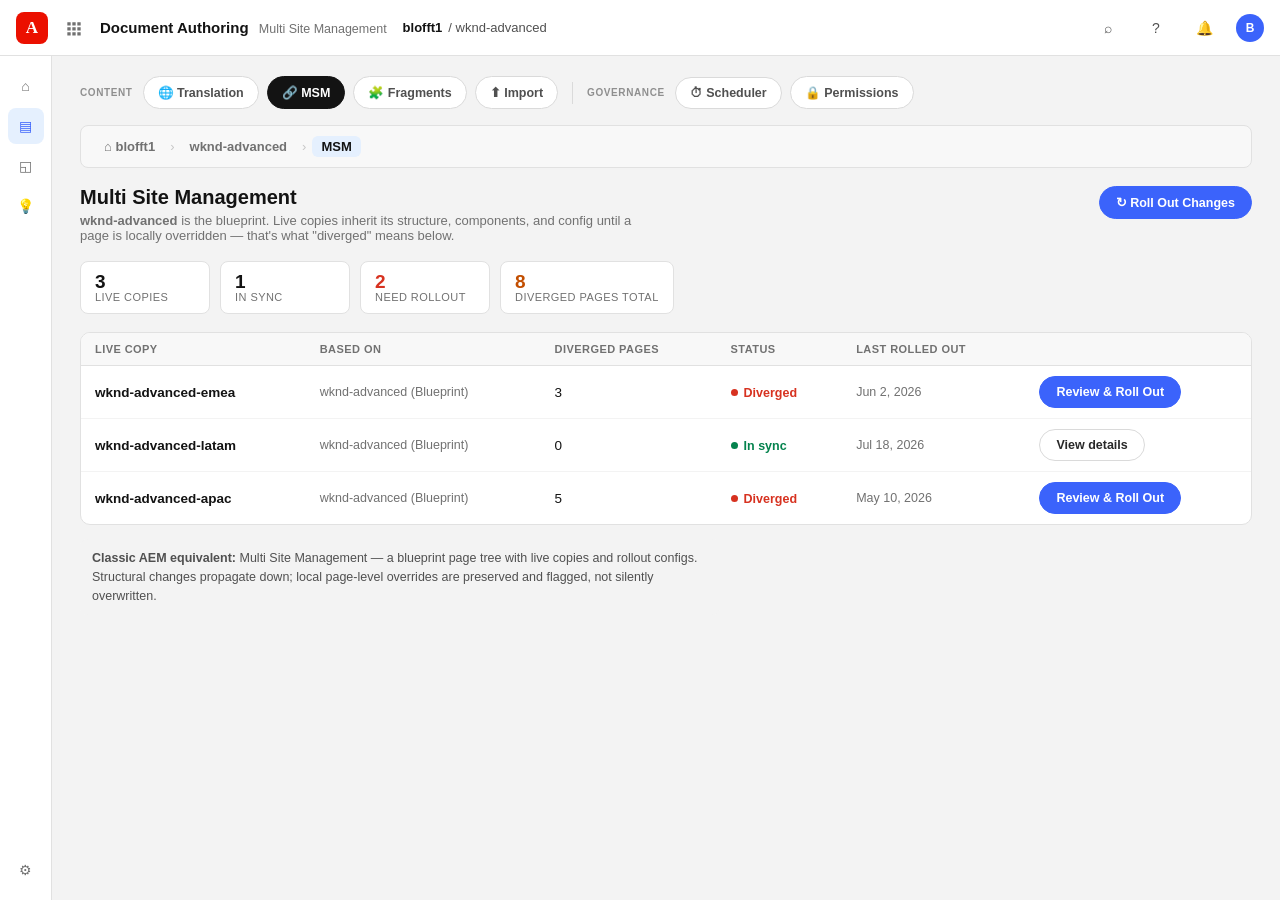
<file: tools/da-redesign/msm.html>
<!DOCTYPE html>
<html lang="en">
<head>
<meta charset="UTF-8">
<meta name="viewport" content="width=device-width, initial-scale=1">
<title>Document Authoring — MSM (Redesign Prototype)</title>
<link rel="stylesheet" href="/tools/da-redesign/styles.css?v=6">
</head>
<body>

  <div class="appbar">
    <div class="logomark">A</div>
    <svg class="app-switcher" viewBox="0 0 24 24" fill="none"><path d="M4 5h4v4H4V5zm0 6h4v4H4v-4zm0 6h4v4H4v-4zm6-12h4v4h-4V5zm0 6h4v4h-4v-4zm0 6h4v4h-4v-4zm6-12h4v4h-4V5zm0 6h4v4h-4v-4zm0 6h4v4h-4v-4z" fill="currentColor"/></svg>
    <div class="app-title">Document Authoring <small>Multi Site Management</small></div>
    <div class="breadcrumb"><b>blofft1</b> / wknd-advanced</div>
    <div class="appbar-spacer"></div>
    <div class="appbar-icon">⌕</div>
    <div class="appbar-icon">?</div>
    <div class="appbar-icon" title="Inbox">🔔</div>
    <div class="avatar">B</div>
  </div>

  <div class="shell">
    <div class="rail">
      <div class="rail-item">⌂</div>
      <div class="rail-item active">▤</div>
      <div class="rail-item">◱</div>
      <div class="rail-item">💡</div>
      <div class="rail-item rail-bottom">⚙</div>
    </div>

    <div class="main">
      <div class="action-menu">
        <div class="action-group">
          <span class="action-group-label">Content</span>
          <a class="action-item" href="/tools/da-redesign/translation.html">🌐 Translation</a>
          <a class="action-item active" href="/tools/da-redesign/msm.html">🔗 MSM</a>
          <a class="action-item" href="/tools/da-redesign/fragments.html">🧩 Fragments</a>
          <a class="action-item" href="/tools/da-redesign/aemcoder.html">⬆ Import</a>
        </div>
        <div class="action-divider"></div>
        <div class="action-group">
          <span class="action-group-label">Governance</span>
          <div class="action-item">⏱ Scheduler</div>
          <div class="action-item">🔒 Permissions</div>
        </div>
      </div>

      <div class="crumbs-row" style="border-radius:8px; border:1px solid var(--gray-200); margin-bottom:18px;">
        <a class="crumb-link" href="/tools/da-redesign/index.html">⌂ blofft1</a>
        <span class="crumb-sep">›</span>
        <a class="crumb-link" href="/tools/da-redesign/index.html">wknd-advanced</a>
        <span class="crumb-sep">›</span>
        <span class="crumb-link active">MSM</span>
      </div>

      <div class="page-head">
        <div>
          <h1>Multi Site Management</h1>
          <p><b>wknd-advanced</b> is the blueprint. Live copies inherit its structure, components, and config until a page is locally overridden — that's what "diverged" means below.</p>
        </div>
        <button class="btn primary" id="rolloutBtn">↻ Roll Out Changes</button>
      </div>

      <div class="gov-strip" id="statStrip"></div>

      <div class="table-card">
        <table>
          <thead>
            <tr>
              <th>Live Copy</th>
              <th>Based On</th>
              <th>Diverged Pages</th>
              <th>Status</th>
              <th>Last Rolled Out</th>
              <th></th>
            </tr>
          </thead>
          <tbody id="copyBody"></tbody>
        </table>
      </div>

      <div class="parity-note" style="max-width:640px;"><b>Classic AEM equivalent:</b> Multi Site Management — a blueprint page tree with live copies and rollout configs. Structural changes propagate down; local page-level overrides are preserved and flagged, not silently overwritten.</div>
    </div>
  </div>

  <!-- Multi-step wizard -->
  <div class="modal-backdrop" id="modalBackdrop">
    <div class="modal">
      <div class="modal-head">
        <div>
          <h2>Roll Out Changes</h2>
          <div class="modal-step-indicator" id="stepIndicator">Step 1 of 3 — Live Copies</div>
        </div>
        <div class="modal-close" id="modalClose">✕</div>
      </div>
      <div class="modal-body" id="modalBody"></div>
      <div class="modal-footer">
        <button class="btn" id="wizBack">Back</button>
        <button class="btn primary" id="wizNext">Next</button>
      </div>
    </div>
  </div>

<script>
const liveCopies = [
  {code:'emea', name:'wknd-advanced-emea', title:'WKND Advanced — EMEA', diverged:3, status:'diverged', lastRollout:'Jun 2, 2026'},
  {code:'latam', name:'wknd-advanced-latam', title:'WKND Advanced — LATAM', diverged:0, status:'in-sync', lastRollout:'Jul 18, 2026'},
  {code:'apac', name:'wknd-advanced-apac', title:'WKND Advanced — APAC', diverged:5, status:'diverged', lastRollout:'May 10, 2026'},
];

const changedItems = [
  'Global Navigation (nav)',
  'Global Footer (footer)',
  'New page: Trips Worth Taking — Extras',
];

const statusLabel = { 'in-sync': 'In sync', diverged: 'Diverged', 'in-progress': 'Rolling out…' };

function renderStats(){
  const strip = document.getElementById('statStrip');
  const diverged = liveCopies.filter(c => c.status === 'diverged').length;
  const inSync = liveCopies.filter(c => c.status === 'in-sync').length;
  const totalDiverged = liveCopies.reduce((sum, c) => sum + c.diverged, 0);
  strip.innerHTML = `
    <div class="gov-chip"><div><div class="num">${liveCopies.length}</div><div class="lbl">Live copies</div></div></div>
    <div class="gov-chip"><div><div class="num">${inSync}</div><div class="lbl">In sync</div></div></div>
    <div class="gov-chip bad"><div><div class="num">${diverged}</div><div class="lbl">Need rollout</div></div></div>
    <div class="gov-chip warn"><div><div class="num">${totalDiverged}</div><div class="lbl">Diverged pages total</div></div></div>
  `;
}

function renderCopyTable(){
  const body = document.getElementById('copyBody');
  body.innerHTML = '';
  liveCopies.forEach(c => {
    const tr = document.createElement('tr');
    const actionBtn = c.status === 'in-progress'
      ? '<button class="btn" disabled>Rolling out…</button>'
      : `<button class="btn ${c.status === 'diverged' ? 'primary' : ''}" data-copy="${c.code}">${c.status === 'diverged' ? 'Review & Roll Out' : 'View details'}</button>`;
    tr.innerHTML = `
      <td style="font-weight:600;">${c.name}</td>
      <td class="modified">wknd-advanced (Blueprint)</td>
      <td>${c.diverged}</td>
      <td><span class="status ${c.status}"><span class="dot"></span>${statusLabel[c.status]}</span></td>
      <td class="modified">${c.lastRollout}</td>
      <td>${actionBtn}</td>
    `;
    body.appendChild(tr);
  });
  body.querySelectorAll('button[data-copy]').forEach(btn => {
    btn.addEventListener('click', () => openWizard(btn.dataset.copy));
  });
  renderStats();
}

// ---------- Wizard ----------
let wizStep = 0; // 0 copies, 1 items, 2 review, 'done'
let wizCopies = new Set();
let wizItems = new Set(changedItems);

function openWizard(prefillCopy){
  wizStep = 0;
  wizCopies = new Set(prefillCopy ? [prefillCopy] : liveCopies.filter(c => c.status === 'diverged').map(c => c.code));
  wizItems = new Set(changedItems);
  document.getElementById('modalBackdrop').classList.add('open');
  renderWizard();
}
function closeWizard(){
  document.getElementById('modalBackdrop').classList.remove('open');
}
function toggleCopy(code){
  if(wizCopies.has(code)) wizCopies.delete(code); else wizCopies.add(code);
  renderWizard();
}
function toggleItem(item){
  if(wizItems.has(item)) wizItems.delete(item); else wizItems.add(item);
  renderWizard();
}

function renderWizard(){
  const indicator = document.getElementById('stepIndicator');
  const body = document.getElementById('modalBody');
  const back = document.getElementById('wizBack');
  const next = document.getElementById('wizNext');

  if(wizStep === 'done'){
    indicator.textContent = 'Done';
    back.style.display = 'none';
    next.textContent = 'Close';
    const names = [...wizCopies].map(code => liveCopies.find(c => c.code === code).name).join(', ') || 'no live copies';
    body.innerHTML = `
      <div class="success-box">
        <div class="success-icon">✓</div>
        <h3 style="margin-bottom:6px;">Rollout started</h3>
        <p style="color:var(--gray-600); margin:0;">${names} will sync within a few minutes. You can track progress in your Inbox.</p>
      </div>
    `;
    next.onclick = () => { closeWizard(); renderCopyTable(); };
    return;
  }

  back.style.display = wizStep === 0 ? 'none' : 'inline-block';
  next.textContent = wizStep === 2 ? 'Confirm' : 'Next';

  if(wizStep === 0){
    indicator.textContent = 'Step 1 of 3 — Live Copies';
    body.innerHTML = `<h3>Which live copies should receive this rollout?</h3>` + liveCopies.map(c => `
      <label class="wizard-option">
        <input type="checkbox" ${wizCopies.has(c.code) ? 'checked' : ''} onchange="toggleCopy('${c.code}')">
        <div><div class="lbl">${c.name}</div><div class="desc">${c.diverged} page(s) currently diverged · ${statusLabel[c.status]}</div></div>
      </label>
    `).join('');
  } else if(wizStep === 1){
    indicator.textContent = 'Step 2 of 3 — Changes';
    body.innerHTML = `<h3>What should be rolled out from the blueprint?</h3>` + changedItems.map(item => `
      <label class="wizard-option">
        <input type="checkbox" ${wizItems.has(item) ? 'checked' : ''} onchange="toggleItem('${item}')">
        <div><div class="lbl">${item}</div></div>
      </label>
    `).join('');
  } else if(wizStep === 2){
    indicator.textContent = 'Step 3 of 3 — Review';
    const copyNames = [...wizCopies].map(code => liveCopies.find(c => c.code === code).name).join(', ') || '(none selected)';
    const skipped = liveCopies.filter(c => !wizCopies.has(c.code)).map(c => c.name).join(', ');
    body.innerHTML = `
      <h3>Review before rolling out</h3>
      <div class="wizard-summary-line"><span>Items</span><b>${wizItems.size}</b></div>
      <div class="wizard-summary-line"><span>Live copies</span><b>${copyNames}</b></div>
      <div class="parity-note">This will push ${wizItems.size} item(s) to ${wizCopies.size} live cop${wizCopies.size === 1 ? 'y' : 'ies'} (${copyNames}).${skipped ? ` ${skipped} ${liveCopies.filter(c => !wizCopies.has(c.code)).length === 1 ? 'is' : 'are'} already in sync and will be skipped.` : ''}</div>
    `;
  }
}

document.getElementById('wizNext').addEventListener('click', () => {
  if(wizStep === 'done') return;
  if(wizStep === 2){
    wizCopies.forEach(code => {
      const c = liveCopies.find(x => x.code === code);
      if(c){
        c.status = 'in-progress';
        c.diverged = 0;
        c.lastRollout = 'Just started';
        setTimeout(() => { c.status = 'in-sync'; c.lastRollout = 'Just now'; renderCopyTable(); }, 4000);
      }
    });
    wizStep = 'done';
  } else {
    wizStep++;
  }
  renderWizard();
});
document.getElementById('wizBack').addEventListener('click', () => {
  if(typeof wizStep === 'number' && wizStep > 0){ wizStep--; renderWizard(); }
});
document.getElementById('modalClose').addEventListener('click', closeWizard);
document.getElementById('modalBackdrop').addEventListener('click', (e) => { if(e.target.id === 'modalBackdrop') closeWizard(); });
document.getElementById('rolloutBtn').addEventListener('click', () => openWizard(null));

renderCopyTable();
</script>
</body>
</html>
</file>
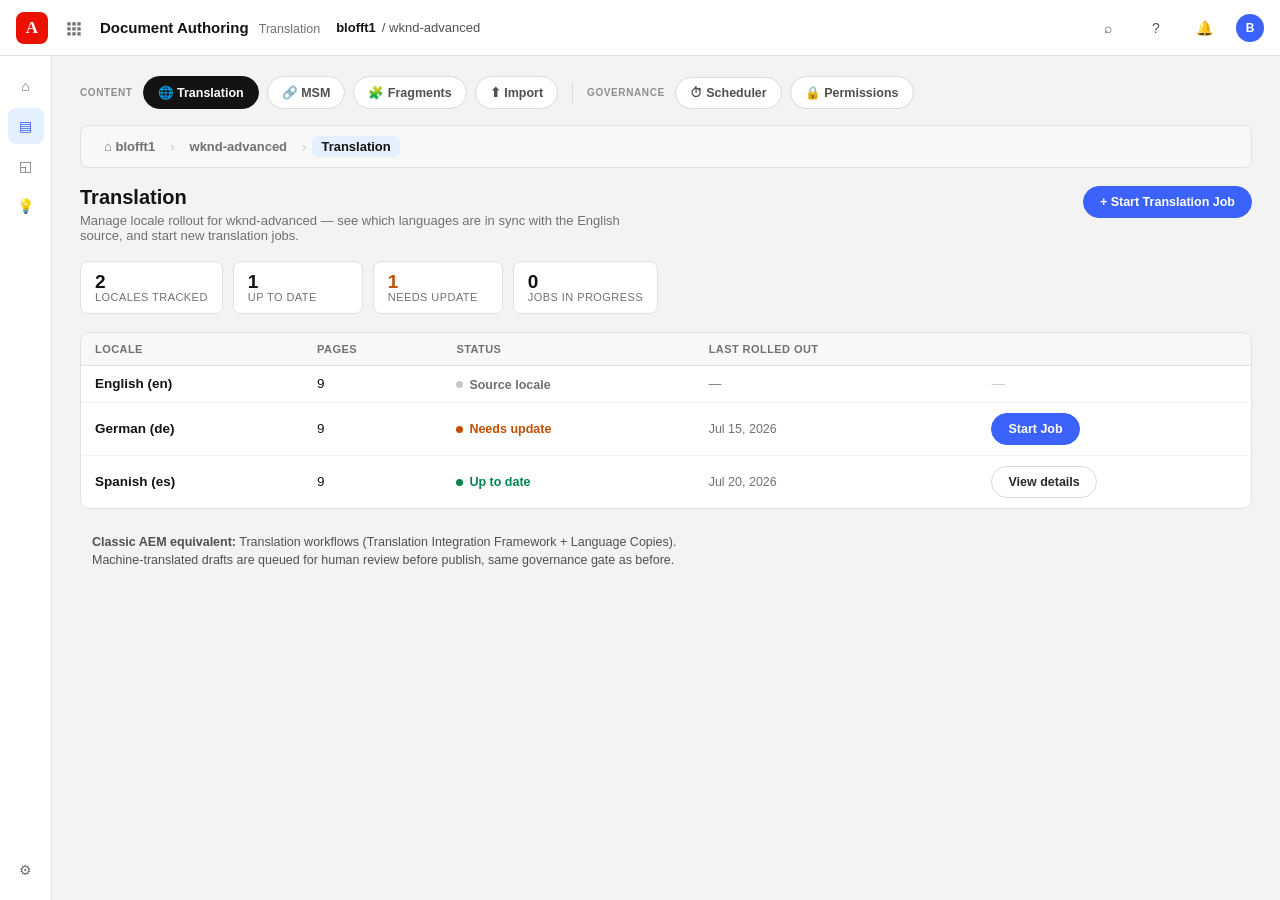
<file: tools/da-redesign/translation.html>
<!DOCTYPE html>
<html lang="en">
<head>
<meta charset="UTF-8">
<meta name="viewport" content="width=device-width, initial-scale=1">
<title>Document Authoring — Translation (Redesign Prototype)</title>
<link rel="stylesheet" href="/tools/da-redesign/styles.css?v=6">
</head>
<body>

  <div class="appbar">
    <div class="logomark">A</div>
    <svg class="app-switcher" viewBox="0 0 24 24" fill="none"><path d="M4 5h4v4H4V5zm0 6h4v4H4v-4zm0 6h4v4H4v-4zm6-12h4v4h-4V5zm0 6h4v4h-4v-4zm0 6h4v4h-4v-4zm6-12h4v4h-4V5zm0 6h4v4h-4v-4zm0 6h4v4h-4v-4z" fill="currentColor"/></svg>
    <div class="app-title">Document Authoring <small>Translation</small></div>
    <div class="breadcrumb"><b>blofft1</b> / wknd-advanced</div>
    <div class="appbar-spacer"></div>
    <div class="appbar-icon">⌕</div>
    <div class="appbar-icon">?</div>
    <div class="appbar-icon" title="Inbox">🔔</div>
    <div class="avatar">B</div>
  </div>

  <div class="shell">
    <div class="rail">
      <div class="rail-item">⌂</div>
      <div class="rail-item active">▤</div>
      <div class="rail-item">◱</div>
      <div class="rail-item">💡</div>
      <div class="rail-item rail-bottom">⚙</div>
    </div>

    <div class="main">
      <div class="action-menu">
        <div class="action-group">
          <span class="action-group-label">Content</span>
          <a class="action-item active" href="/tools/da-redesign/translation.html">🌐 Translation</a>
          <a class="action-item" href="/tools/da-redesign/msm.html">🔗 MSM</a>
          <a class="action-item" href="/tools/da-redesign/fragments.html">🧩 Fragments</a>
          <a class="action-item" href="/tools/da-redesign/aemcoder.html">⬆ Import</a>
        </div>
        <div class="action-divider"></div>
        <div class="action-group">
          <span class="action-group-label">Governance</span>
          <div class="action-item">⏱ Scheduler</div>
          <div class="action-item">🔒 Permissions</div>
        </div>
      </div>

      <div class="crumbs-row" style="border-radius:8px; border:1px solid var(--gray-200); margin-bottom:18px;">
        <a class="crumb-link" href="/tools/da-redesign/index.html">⌂ blofft1</a>
        <span class="crumb-sep">›</span>
        <a class="crumb-link" href="/tools/da-redesign/index.html">wknd-advanced</a>
        <span class="crumb-sep">›</span>
        <span class="crumb-link active">Translation</span>
      </div>

      <div class="page-head">
        <div>
          <h1>Translation</h1>
          <p>Manage locale rollout for wknd-advanced — see which languages are in sync with the English source, and start new translation jobs.</p>
        </div>
        <button class="btn primary" id="startJobBtn">+ Start Translation Job</button>
      </div>

      <div class="gov-strip" id="statStrip"></div>

      <div class="table-card">
        <table>
          <thead>
            <tr>
              <th>Locale</th>
              <th>Pages</th>
              <th>Status</th>
              <th>Last Rolled Out</th>
              <th></th>
            </tr>
          </thead>
          <tbody id="localeBody"></tbody>
        </table>
      </div>

      <div class="parity-note" style="max-width:640px;"><b>Classic AEM equivalent:</b> Translation workflows (Translation Integration Framework + Language Copies). Machine-translated drafts are queued for human review before publish, same governance gate as before.</div>
    </div>
  </div>

  <!-- Multi-step wizard -->
  <div class="modal-backdrop" id="modalBackdrop">
    <div class="modal">
      <div class="modal-head">
        <div>
          <h2>Start Translation Job</h2>
          <div class="modal-step-indicator" id="stepIndicator">Step 1 of 4 — Scope</div>
        </div>
        <div class="modal-close" id="modalClose">✕</div>
      </div>
      <div class="modal-body" id="modalBody"></div>
      <div class="modal-footer">
        <button class="btn" id="wizBack">Back</button>
        <button class="btn primary" id="wizNext">Next</button>
      </div>
    </div>
  </div>

<script>
const localesData = [
  {code:'en', label:'English (en)', pages:9, source:true, status:'source', lastRollout:'—'},
  {code:'de', label:'German (de)', pages:9, source:false, status:'needs-update', lastRollout:'Jul 15, 2026'},
  {code:'es', label:'Spanish (es)', pages:9, source:false, status:'in-sync', lastRollout:'Jul 20, 2026'},
];

const candidatePages = ['About Us', 'Already Investing', 'Articles Index', 'Events', 'Trips Worth Taking — Extras'];

const statusLabel = {
  source: 'Source locale', 'needs-update': 'Needs update', 'in-sync': 'Up to date', 'in-progress': 'Translation in progress',
};

function renderStats(){
  const strip = document.getElementById('statStrip');
  const needsUpdate = localesData.filter(l => l.status === 'needs-update').length;
  const inSync = localesData.filter(l => l.status === 'in-sync').length;
  const inProgress = localesData.filter(l => l.status === 'in-progress').length;
  strip.innerHTML = `
    <div class="gov-chip"><div><div class="num">${localesData.length - 1}</div><div class="lbl">Locales tracked</div></div></div>
    <div class="gov-chip"><div><div class="num">${inSync}</div><div class="lbl">Up to date</div></div></div>
    <div class="gov-chip warn"><div><div class="num">${needsUpdate}</div><div class="lbl">Needs update</div></div></div>
    <div class="gov-chip"><div><div class="num">${inProgress}</div><div class="lbl">Jobs in progress</div></div></div>
  `;
}

function renderLocaleTable(){
  const body = document.getElementById('localeBody');
  body.innerHTML = '';
  localesData.forEach(l => {
    const tr = document.createElement('tr');
    const actionBtn = l.source
      ? '<span class="muted">—</span>'
      : (l.status === 'in-progress'
          ? '<button class="btn" disabled>In progress…</button>'
          : `<button class="btn ${l.status === 'needs-update' ? 'primary' : ''}" data-locale="${l.code}">${l.status === 'needs-update' ? 'Start Job' : 'View details'}</button>`);
    tr.innerHTML = `
      <td style="font-weight:600;">${l.label}</td>
      <td>${l.pages}</td>
      <td><span class="status ${l.status}"><span class="dot"></span>${statusLabel[l.status]}</span></td>
      <td class="modified">${l.lastRollout}</td>
      <td>${actionBtn}</td>
    `;
    body.appendChild(tr);
  });
  body.querySelectorAll('button[data-locale]').forEach(btn => {
    btn.addEventListener('click', () => openWizard(btn.dataset.locale));
  });
  renderStats();
}

// ---------- Wizard ----------
let wizStep = 0; // 0 scope, 1 locales, 2 method, 3 review, 'done'
let wizScope = new Set(['Trips Worth Taking — Extras']);
let wizLocales = new Set();
let wizMethod = 'machine';

function openWizard(prefillLocale){
  wizStep = 0;
  wizScope = new Set(['Trips Worth Taking — Extras']);
  wizLocales = new Set(prefillLocale ? [prefillLocale] : localesData.filter(l => l.status === 'needs-update').map(l => l.code));
  wizMethod = 'machine';
  document.getElementById('modalBackdrop').classList.add('open');
  renderWizard();
}
function closeWizard(){
  document.getElementById('modalBackdrop').classList.remove('open');
}

function toggleScope(page){
  if(wizScope.has(page)) wizScope.delete(page); else wizScope.add(page);
  renderWizard();
}
function toggleLocale(code){
  if(wizLocales.has(code)) wizLocales.delete(code); else wizLocales.add(code);
  renderWizard();
}
function setMethod(m){
  wizMethod = m;
  renderWizard();
}

function renderWizard(){
  const indicator = document.getElementById('stepIndicator');
  const body = document.getElementById('modalBody');
  const back = document.getElementById('wizBack');
  const next = document.getElementById('wizNext');

  if(wizStep === 'done'){
    indicator.textContent = 'Done';
    back.style.display = 'none';
    next.textContent = 'Close';
    body.innerHTML = `
      <div class="success-box">
        <div class="success-icon">✓</div>
        <h3 style="margin-bottom:6px;">Translation job started</h3>
        <p style="color:var(--gray-600); margin:0;">Track progress in your Inbox. You'll be notified when drafts are ready for human review.</p>
      </div>
    `;
    next.onclick = () => { closeWizard(); renderLocaleTable(); };
    return;
  }

  back.style.display = wizStep === 0 ? 'none' : 'inline-block';
  next.textContent = wizStep === 3 ? 'Confirm' : 'Next';

  if(wizStep === 0){
    indicator.textContent = 'Step 1 of 4 — Scope';
    body.innerHTML = `<h3>Which pages need translation?</h3>` + candidatePages.map(p => `
      <label class="wizard-option">
        <input type="checkbox" ${wizScope.has(p) ? 'checked' : ''} onchange="toggleScope('${p}')">
        <div><div class="lbl">${p}</div></div>
      </label>
    `).join('');
  } else if(wizStep === 1){
    indicator.textContent = 'Step 2 of 4 — Locales';
    body.innerHTML = `<h3>Which locales should receive this?</h3>` + localesData.filter(l => !l.source).map(l => `
      <label class="wizard-option">
        <input type="checkbox" ${wizLocales.has(l.code) ? 'checked' : ''} onchange="toggleLocale('${l.code}')">
        <div><div class="lbl">${l.label}</div><div class="desc">Currently: ${statusLabel[l.status]}</div></div>
      </label>
    `).join('');
  } else if(wizStep === 2){
    indicator.textContent = 'Step 3 of 4 — Method';
    body.innerHTML = `
      <h3>How should this be translated?</h3>
      <label class="wizard-option">
        <input type="radio" name="method" ${wizMethod === 'machine' ? 'checked' : ''} onchange="setMethod('machine')">
        <div><div class="lbl">Machine translation</div><div class="desc">Fast draft, automatically queued for human review before publish.</div></div>
      </label>
      <label class="wizard-option">
        <input type="radio" name="method" ${wizMethod === 'vendor' ? 'checked' : ''} onchange="setMethod('vendor')">
        <div><div class="lbl">Send to translation vendor</div><div class="desc">Slower, higher fidelity — routes to your connected LSP.</div></div>
      </label>
    `;
  } else if(wizStep === 3){
    indicator.textContent = 'Step 4 of 4 — Review';
    const localeNames = [...wizLocales].map(c => localesData.find(l => l.code === c).label).join(', ') || '(none selected)';
    body.innerHTML = `
      <h3>Review before starting</h3>
      <div class="wizard-summary-line"><span>Pages</span><b>${wizScope.size}</b></div>
      <div class="wizard-summary-line"><span>Locales</span><b>${localeNames}</b></div>
      <div class="wizard-summary-line"><span>Method</span><b>${wizMethod === 'machine' ? 'Machine translation' : 'Translation vendor'}</b></div>
      <div class="parity-note">This will translate ${wizScope.size} page(s) into ${wizLocales.size} locale(s) via ${wizMethod === 'machine' ? 'machine translation' : 'your translation vendor'}.</div>
    `;
  }
}

document.getElementById('wizNext').addEventListener('click', () => {
  if(wizStep === 'done') return; // handled by its own onclick
  if(wizStep === 3){
    wizLocales.forEach(code => {
      const loc = localesData.find(l => l.code === code);
      if(loc){
        loc.status = 'in-progress';
        loc.lastRollout = 'Just started';
        setTimeout(() => { loc.status = 'in-sync'; loc.lastRollout = 'Just now'; renderLocaleTable(); }, 4000);
      }
    });
    wizStep = 'done';
  } else {
    wizStep++;
  }
  renderWizard();
});
document.getElementById('wizBack').addEventListener('click', () => {
  if(typeof wizStep === 'number' && wizStep > 0){ wizStep--; renderWizard(); }
});
document.getElementById('modalClose').addEventListener('click', closeWizard);
document.getElementById('modalBackdrop').addEventListener('click', (e) => { if(e.target.id === 'modalBackdrop') closeWizard(); });
document.getElementById('startJobBtn').addEventListener('click', () => openWizard(null));

renderLocaleTable();
</script>
</body>
</html>
</file>
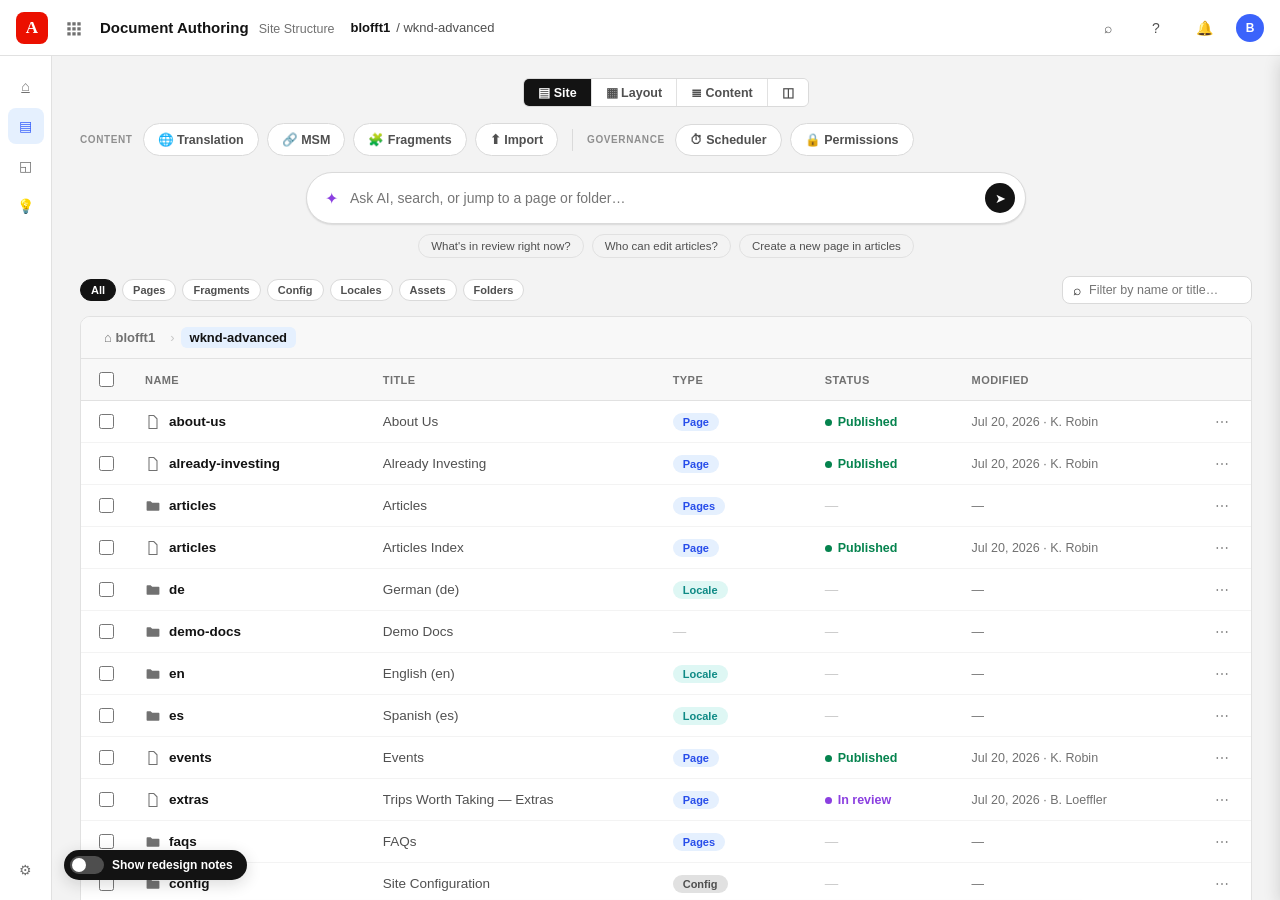
<file: tools/da-redesign/workspace.html>
<!DOCTYPE html>
<html lang="en">
<head>
<meta charset="UTF-8">
<meta name="viewport" content="width=device-width, initial-scale=1">
<title>Document Authoring — Browse (Redesign Prototype)</title>
<link rel="stylesheet" href="/tools/da-redesign/styles.css?v=6">
</head>
<body>

  <div id="siteView">
  <div class="appbar">
    <div class="logomark">A</div>
    <svg class="app-switcher" viewBox="0 0 24 24" fill="none"><path d="M4 5h4v4H4V5zm0 6h4v4H4v-4zm0 6h4v4H4v-4zm6-12h4v4h-4V5zm0 6h4v4h-4v-4zm0 6h4v4h-4v-4zm6-12h4v4h-4V5zm0 6h4v4h-4v-4zm0 6h4v4h-4v-4z" fill="currentColor"/></svg>
    <div class="app-title">Document Authoring <small>Site Structure</small></div>
    <div class="breadcrumb"><b>blofft1</b> / wknd-advanced</div>
    <div class="appbar-spacer"></div>
    <div class="appbar-icon">⌕</div>
    <div class="appbar-icon">?</div>
    <div class="appbar-icon" id="inboxBtn" title="Inbox">🔔</div>
    <div class="avatar">B</div>
  </div>

  <div class="shell">
    <div class="rail">
      <a class="rail-item" href="/tools/da-redesign/index.html" title="Home">⌂</a>
      <div class="rail-item active">▤</div>
      <div class="rail-item">◱</div>
      <div class="rail-item">💡</div>
      <div class="rail-item rail-bottom">⚙</div>
    </div>

    <div class="main">
      <div class="ews-modebar">
        <div class="ews-seg" id="siteSeg">
          <button class="active" data-mode="site">▤ Site</button>
          <button data-mode="layout">▦ Layout</button>
          <button data-mode="content">≣ Content</button>
          <button data-mode="sbs" title="Side by side">◫</button>
        </div>
      </div>
      <div class="action-menu">
        <div class="action-group">
          <span class="action-group-label">Content</span>
          <a class="action-item" href="/tools/da-redesign/translation.html">🌐 Translation</a>
          <a class="action-item" href="/tools/da-redesign/msm.html">🔗 MSM</a>
          <a class="action-item" href="/tools/da-redesign/fragments.html">🧩 Fragments</a>
          <a class="action-item" href="/tools/da-redesign/aemcoder.html">⬆ Import</a>
        </div>
        <div class="action-divider"></div>
        <div class="action-group">
          <span class="action-group-label">Governance</span>
          <div class="action-item" data-app="scheduler">⏱ Scheduler</div>
          <div class="action-item" data-app="permissions">🔒 Permissions</div>
        </div>
      </div>

      <div class="ai-bar-wrap">
        <div class="ai-bar">
          <span class="ai-icon">✦</span>
          <input id="aiInput" placeholder="Ask AI, search, or jump to a page or folder…">
          <button class="send" id="aiSend">➤</button>
        </div>
        <div class="ai-suggestions">
          <div class="ai-chip" data-q="What's in review right now?">What's in review right now?</div>
          <div class="ai-chip" data-q="Who can edit articles?">Who can edit articles?</div>
          <div class="ai-chip" data-q="Create a new page in articles">Create a new page in articles</div>
        </div>
        <div class="ai-response" id="aiResponse"></div>
      </div>

      <div class="toolbar">
        <div class="chip-filter active" data-type="all">All</div>
        <div class="chip-filter" data-type="page">Pages</div>
        <div class="chip-filter" data-type="fragment">Fragments</div>
        <div class="chip-filter" data-type="config">Config</div>
        <div class="chip-filter" data-type="locale">Locales</div>
        <div class="chip-filter" data-type="asset">Assets</div>
        <div class="chip-filter" data-type="folder">Folders</div>
        <div class="search-box">⌕ <input id="searchInput" placeholder="Filter by name or title…"></div>
      </div>

      <div class="table-card">
        <div class="crumbs-row">
          <span class="crumb-link" data-level="org">⌂ blofft1</span>
          <span class="crumb-sep">›</span>
          <span class="crumb-link active" data-level="site">wknd-advanced</span>
        </div>
        <table>
          <thead>
            <tr>
              <th class="col-check"><input type="checkbox" id="selectAll" title="Select all"></th>
              <th data-key="name">Name<span class="sort-arrow" data-key="name"></span></th>
              <th data-key="title">Title<span class="sort-arrow" data-key="title"></span></th>
              <th data-key="type">Type<span class="sort-arrow" data-key="type"></span></th>
              <th data-key="status">Status<span class="sort-arrow" data-key="status"></span></th>
              <th data-key="modified">Modified<span class="sort-arrow" data-key="modified"></span></th>
              <th></th>
            </tr>
          </thead>
          <tbody id="tbody"></tbody>
        </table>
      </div>
    </div>
  </div>
  </div><!-- /siteView -->

  <div class="selection-bar" id="selectionBar">
    <div class="sel-left"><span class="sel-x" id="selClear" title="Clear selection">✕</span><span id="selCount">1 item selected</span></div>
    <div class="sel-actions">
      <button data-act="rename">🖊 Rename</button>
      <button data-act="favorite">☆ Favorite</button>
      <button data-act="copy">⧉ Copy</button>
      <button data-act="cut">✂ Cut</button>
      <button data-act="delete">🗑 Delete</button>
      <button data-act="preview">◱ Preview</button>
      <button data-act="publish">➤ Publish</button>
      <button data-act="share">↗ Share</button>
    </div>
  </div>

  <div class="toast" id="toast"></div>

  <div class="backdrop" id="backdrop"></div>
  <div class="drawer" id="drawer">
    <div class="drawer-head">
      <div class="t">
        <h2 id="dTitle">—</h2>
        <p id="dPath">—</p>
      </div>
      <div class="drawer-close" id="drawerClose">✕</div>
    </div>
    <div class="drawer-body" id="dBody"></div>
  </div>

  <div class="anno-pin" id="pin1" style="top:86px; left:36px;">1</div>
  <div class="anno-pin" id="pin2" style="top:150px; left:400px;">2</div>
  <div class="anno-pin" id="pin3" style="top:296px; left:16px;">3</div>
  <div class="anno-pin" id="pin4" style="top:340px; left:210px;">4</div>
  <div class="anno-pin" id="pin5" style="top:340px; left:400px;">5</div>
  <div class="anno-pin" id="pin6" style="top:340px; left:560px;">6</div>

  <div class="anno-toggle" id="annoToggle"><span class="sw"></span> Show redesign notes</div>
  <div class="anno-legend">
    <h3>What changed vs. today's Browse view</h3>
    <div class="row"><div class="num">1</div><div class="txt"><b>Action menu, grouped</b><span>Browse / Search / Snapshots tabs are gone. Translation and MSM are now real screens (try clicking them). Inbox moved into the existing notification bell rather than adding a 5th button.</span></div></div>
    <div class="row"><div class="num">2</div><div class="txt"><b>Inline AI omnibar</b><span>Compact and contextual, not a separate destination. Also now the only way to create content — the old "+ Create" button is gone; that intent is AI-assisted.</span></div></div>
    <div class="row"><div class="num">3</div><div class="txt"><b>Clickable breadcrumb</b><span>Moved directly above the table. Clicking a segment re-populates the table in place (org's site list vs. this site's content) — no page navigation.</span></div></div>
    <div class="row"><div class="num">4</div><div class="txt"><b>Name vs. Title</b><span>Restores the AEM concept of a URL-safe Name separate from a human Title.</span></div></div>
    <div class="row"><div class="num">5</div><div class="txt"><b>Type badge</b><span>Every row is labeled Page, Fragment, Config, Locale, or Asset instead of looking like an undifferentiated file list — and it's filterable via the chips above the table. Folder/file icons stay plain black and white; the Type column carries the signal.</span></div></div>
    <div class="row"><div class="num">6</div><div class="txt"><b>Status</b><span>Published / In review / Draft is visible inline — this is what "Snapshots" means today, surfaced without a separate app.</span></div></div>
  </div>

  <div id="editorView" class="ews-hidden">
    <div class="cv-topbar">
      <div class="logomark">A</div>
      <div class="cv-crumb"><a href="#" id="ewsHome">blofft1</a> › <a href="#" id="ewsSiteCrumb">wknd-advanced</a> › <b id="ewsCrumbPage">index</b></div>
      <div class="appbar-spacer"></div>
      <div class="cv-top-action" id="ewsFeedback">💬 Feedback</div>
      <div class="cv-top-icon" title="Page source">📄</div>
      <button class="cv-send" id="ewsPublish" title="Publish">➤</button>
      <div class="avatar">B</div>
    </div>
    <div class="cv-shell">
      <div class="rail">
        <a class="rail-item" href="/tools/da-redesign/index.html" title="Home">⌂</a>
        <div class="rail-item">◱</div>
        <div class="rail-item">💡</div>
      </div>

      <div class="cv-ai">
        <div class="cv-ai-center">
          <h2>Welcome, Bill</h2>
          <p>What are we working on today?</p>
        </div>
        <div class="cv-ai-foot">
          <div class="cv-ai-box">
            <input placeholder="Ask anything, or type / for skills…">
            <button class="cv-ai-plus">+</button>
          </div>
          <p class="cv-ai-note">Responses are generated using AI, and may be inaccurate. Check before using. <a href="#">AI User Guidelines</a></p>
        </div>
      </div>

      <div class="cv-canvas-col">
        <div class="cv-canvas-toolbar">
          <div class="cv-tb-left"><button title="Undo">↶</button><button title="Redo">↷</button></div>
          <div class="cv-tb-center">
            <div class="ews-seg" id="editorSeg">
              <button data-mode="site">▤ Site</button>
              <button class="active" data-mode="layout">Layout</button>
              <button data-mode="content">Content</button>
              <button data-mode="sbs" title="Side by side">◫</button>
            </div>
          </div>
          <div class="cv-tb-right"></div>
        </div>

        <div class="cv-canvas-scroll">
          <div class="ews-canvas" id="ewsCanvas" data-mode="layout">
            <!-- Layout: rendered page -->
            <div class="render-doc">
              <div class="wknd-site">
                <header class="wknd-nav">
                  <div class="wknd-logo">WKND</div>
                  <nav><span>START HERE ⌄</span><span>LEARN</span><span>TOOLS ⌄</span><span>PRODUCTS ⌄</span><span>ABOUT</span><span>EVENTS</span><span>EXTRAS</span></nav>
                  <div class="wknd-search">Search</div>
                </header>
                <div class="wknd-hero" style="background-image:url('https://images.unsplash.com/photo-1454496522488-7a8e488e8606?auto=format&fit=crop&w=1400&q=60')">
                  <div class="wknd-hero-inner">
                    <div class="wknd-eyebrow">Explore · Wander · Belong</div>
                    <h1>The <em>Art</em> of the<br>Perfect Getaway</h1>
                  </div>
                </div>
                <div class="wknd-card">Dig into our library of trip guides and local tips to help you travel smarter. <a href="#">Explore our guides</a></div>
                <section class="wknd-idea">
                  <h2>The Idea</h2>
                  <p>The heart of <b>WKND</b> is a simple belief: the best weekends aren't bought, they're <i>lived</i>. Whether it's a coastline you've never seen, a trail that tests your legs, or a town square where you don't speak the language — great travel is about building experiences that stay with you.</p>
                  <p>WKND grew out of a love for spontaneous escapes and slow, intentional journeys alike. From weekend road trips to once-in-a-lifetime expeditions, we curate the stories, routes, and gear that turn <i>someday</i> into <i>this</i> weekend.</p>
                </section>
              </div>
            </div>
            <!-- Content: block structure -->
            <div class="blocks-doc">
              <div class="blk">
                <div class="blk-head">hero</div>
                <div class="blk-body">
                  <div class="blk-img" style="background-image:url('https://images.unsplash.com/photo-1551632811-561732d1e306?auto=format&fit=crop&w=1000&q=60')"></div>
                  <div class="blk-img" style="background-image:url('https://images.unsplash.com/photo-1454496522488-7a8e488e8606?auto=format&fit=crop&w=1000&q=60')"></div>
                  <div class="blk-text">Explore · Wander · Belong</div>
                  <div class="blk-h">The <em>Art</em> of the Perfect Getaway</div>
                </div>
              </div>
              <div class="blk">
                <div class="blk-head">section-metadata</div>
                <table class="blk-meta"><tr><td>mbox</td><td>homepage-hero-mbox</td></tr></table>
              </div>
            </div>
          </div>
        </div>
      </div>

      <div class="cv-files">
        <div class="cv-rail-head">
          <button class="rail-select" id="railSelect"><span>▭</span><span id="railSelLabel">Files</span><span class="ca">⌄</span></button>
          <div class="rail-menu ews-hidden" id="railMenu">
            <div class="rail-menu-item" data-panel="editor">Editor</div>
            <div class="rail-menu-item" data-panel="outline">Outline</div>
            <div class="rail-menu-item" data-panel="files">Files</div>
            <div class="rail-menu-item" data-panel="versions">Versions</div>
            <div class="rail-menu-item" data-panel="properties">Properties</div>
          </div>
        </div>

        <!-- Files -->
        <div class="rail-panel" data-panel="files">
          <div class="cv-tree">
            <div class="cv-tree-root">⌄ wknd-advanced</div>
            <div id="ewsTree"></div>
          </div>
        </div>

        <!-- Outline -->
        <div class="rail-panel ews-hidden" data-panel="outline">
          <div class="outline-list" id="outlineList"></div>
          <button class="outline-add" id="outlineAdd">+ Add section</button>
        </div>

        <!-- Versions -->
        <div class="rail-panel ews-hidden" data-panel="versions">
          <div class="ver-tabs">
            <button class="active" data-v="all">All</button>
            <button data-v="me">Only me</button>
            <span class="ver-add" title="Add version">＋</span>
          </div>
          <div class="ver-hint">Press ⌘ + ⌥ + S to add to version history while editing.</div>
          <div class="ver-timeline">
            <div class="ver-item current"><span class="ver-dot"></span><div class="ver-meta"><b>Current</b></div></div>
            <div class="ver-group">⌄ 2 changes</div>
            <div class="ver-item"><span class="ver-dot"></span><div class="ver-meta"><b>Published</b><span>Jul 22, 2026, 10:43 AM</span><span>BLOFFT@ADOBE.COM</span></div></div>
            <div class="ver-item"><span class="ver-dot"></span><div class="ver-meta"><b>Published</b><span>Jul 22, 2026, 10:40 AM</span><span>BLOFFT@ADOBE.COM</span></div></div>
            <div class="ver-item"><span class="ver-dot"></span><div class="ver-meta"><b>Published</b><span>Jul 22, 2026, 10:33 AM</span><span>BLOFFT@ADOBE.COM</span></div></div>
            <div class="ver-item"><span class="ver-dot"></span><div class="ver-meta"><b>Previewed</b><span>Jul 22, 2026, 10:33 AM</span><span>BLOFFT@ADOBE.COM</span></div></div>
            <div class="ver-group">⌄ 1 change</div>
            <div class="ver-item"><span class="ver-dot"></span><div class="ver-meta"><b>Published</b><span>Jul 22, 2026, 10:29 AM</span><span>BLOFFT@ADOBE.COM</span></div></div>
            <div class="ver-group">⌄ 1 change</div>
            <div class="ver-item"><span class="ver-dot"></span><div class="ver-meta"><b>Published</b><span>Jul 21, 2026, 11:00 AM</span><span>BLOFFT@ADOBE.COM</span></div></div>
          </div>
        </div>

        <!-- Properties -->
        <div class="rail-panel ews-hidden" data-panel="properties">
          <div id="propsBody"></div>
        </div>

        <!-- Editor (library) -->
        <div class="rail-panel ews-hidden" data-panel="editor">
          <div class="lib-hint">Drag a block onto the canvas to insert it.</div>
          <div class="lib-item">▤ Text</div>
          <div class="lib-item">▦ Hero</div>
          <div class="lib-item">⊞ Cards</div>
          <div class="lib-item">◫ Columns</div>
          <div class="lib-item">🖼 Image</div>
          <div class="lib-item">❝ Quote</div>
          <div class="lib-item">🧩 Fragment</div>
        </div>
      </div>
    </div>
  </div>

<script>
// kind: 'container' (folder-shaped icon) | 'item' (file-shaped icon)
// category: 'page' | 'fragment' | 'config' | 'locale' | 'asset' | null (null = no confident category — stays neutral)
const rows = [
  {name:'about-us', title:'About Us', kind:'item', category:'page', status:'published', modified:'Jul 20, 2026', by:'K. Robin', template:'Article Page', lang:'English', preview:'main--wknd-advanced--blofft1.aem.page/about-us', live:'main--wknd-advanced--blofft1.aem.live/about-us', perms:'Read: org · Write: da-authors'},
  {name:'already-investing', title:'Already Investing', kind:'item', category:'page', status:'published', modified:'Jul 20, 2026', by:'K. Robin', template:'Article Page', lang:'English', preview:'.../already-investing', live:'.../already-investing', perms:'Read: org · Write: da-authors'},
  {name:'articles', title:'Articles', kind:'container', category:'page', status:null, modified:'—', by:'—', childCount:12},
  {name:'articles', title:'Articles Index', kind:'item', category:'page', status:'published', modified:'Jul 20, 2026', by:'K. Robin', template:'List Page', lang:'English', preview:'.../articles', live:'.../articles', perms:'Read: org · Write: da-authors'},
  {name:'de', title:'German (de)', kind:'container', category:'locale', status:null, modified:'—', by:'—', childCount:9},
  {name:'demo-docs', title:'Demo Docs', kind:'container', category:null, status:null, modified:'—', by:'—', childCount:4},
  {name:'en', title:'English (en)', kind:'container', category:'locale', status:null, modified:'—', by:'—', childCount:9},
  {name:'es', title:'Spanish (es)', kind:'container', category:'locale', status:null, modified:'—', by:'—', childCount:9},
  {name:'events', title:'Events', kind:'item', category:'page', status:'published', modified:'Jul 20, 2026', by:'K. Robin', template:'List Page', lang:'English', preview:'.../events', live:'.../events', perms:'Read: org · Write: da-authors'},
  {name:'extras', title:'Trips Worth Taking — Extras', kind:'item', category:'page', status:'review', modified:'Jul 20, 2026', by:'B. Loeffler', template:'Article Page', lang:'English', preview:'.../extras', live:'—', perms:'Read: org · Write: da-authors', reviewNote:'Part of Snapshot "Black-Friday-2026" — locked for review, awaiting Approve & Publish.'},
  {name:'faqs', title:'FAQs', kind:'container', category:'page', status:null, modified:'—', by:'—', childCount:6},
  {name:'config', title:'Site Configuration', kind:'container', category:'config', status:null, modified:'—', by:'—', childCount:3},
  {name:'footer', title:'Global Footer', kind:'item', category:'config', status:'published', modified:'Jun 2, 2026', by:'K. Robin', template:'Fragment (system)', lang:'—', perms:'Read: org · Write: da-admins'},
  {name:'fragments', title:'Reusable Fragments', kind:'container', category:'fragment', status:null, modified:'—', by:'—', childCount:5},
  {name:'related-articles', title:'Related Articles (Bento)', kind:'item', category:'fragment', status:'published', modified:'Jul 20, 2026', by:'K. Robin', template:'Fragment', lang:'English', preview:'.../fragments/related-articles', live:'.../fragments/related-articles', perms:'Read: org · Write: da-authors'},
  {name:'icons', title:'Icon Assets', kind:'container', category:'asset', status:null, modified:'—', by:'—', childCount:14},
  {name:'search.svg', title:'Search Icon', kind:'item', category:'asset', status:'published', modified:'Jul 20, 2026', by:'AI Assistant', template:'SVG Asset', lang:'—', preview:'.../icons/search.svg', live:'.../icons/search.svg', perms:'Read: org · Write: da-authors'},
  {name:'nav', title:'Global Navigation', kind:'item', category:'config', status:'published', modified:'Jun 2, 2026', by:'K. Robin', template:'Fragment (system)', lang:'—', perms:'Read: org · Write: da-admins'},
];

// Sample contents for each folder, keyed by folder path (relative to the site root).
function localePages(lang){
  return [
    {name:'about-us', title:'About Us', kind:'item', category:'page', status:'published', modified:'Jul 19, 2026', by:'K. Robin', template:'Article Page', lang},
    {name:'already-investing', title:'Already Investing', kind:'item', category:'page', status:'published', modified:'Jul 19, 2026', by:'K. Robin', template:'Article Page', lang},
    {name:'articles', title:'Articles', kind:'container', category:'page', childCount:6},
    {name:'events', title:'Events', kind:'item', category:'page', status:'published', modified:'Jul 18, 2026', by:'K. Robin', template:'List Page', lang},
    {name:'index', title:'Home', kind:'item', category:'page', status:'published', modified:'Jul 19, 2026', by:'K. Robin', template:'Home Page', lang},
  ];
}
const folderData = {
  'articles': [
    {name:'trips-worth-taking', title:'Trips Worth Taking', kind:'item', category:'page', status:'published', modified:'Jul 20, 2026', by:'K. Robin', template:'Article Page', lang:'English', preview:'.../articles/trips-worth-taking', live:'.../articles/trips-worth-taking', perms:'Read: org · Write: da-authors'},
    {name:'weekend-escapes', title:'Weekend Escapes', kind:'item', category:'page', status:'published', modified:'Jul 19, 2026', by:'K. Robin', template:'Article Page', lang:'English', perms:'Read: org · Write: da-authors'},
    {name:'gear-guide', title:'Ultimate Gear Guide', kind:'item', category:'page', status:'draft', modified:'Jul 18, 2026', by:'B. Loeffler', template:'Article Page', lang:'English', perms:'Read: org · Write: da-authors'},
    {name:'first-timers', title:'For First-Timers', kind:'item', category:'page', status:'review', modified:'Jul 17, 2026', by:'B. Loeffler', template:'Article Page', lang:'English', perms:'Read: org · Write: da-authors'},
    {name:'2026', title:'2026 Archive', kind:'container', category:'page', childCount:3},
  ],
  'articles/2026': [
    {name:'q1-recap', title:'Q1 Travel Recap', kind:'item', category:'page', status:'published', modified:'Apr 2, 2026', by:'K. Robin', template:'Article Page', lang:'English'},
    {name:'summer-guide', title:'Summer Guide 2026', kind:'item', category:'page', status:'published', modified:'Jun 1, 2026', by:'K. Robin', template:'Article Page', lang:'English'},
    {name:'fall-preview', title:'Fall Preview', kind:'item', category:'page', status:'draft', modified:'Jul 5, 2026', by:'B. Loeffler', template:'Article Page', lang:'English'},
  ],
  'de': localePages('German'),
  'en': localePages('English'),
  'es': localePages('Spanish'),
  'demo-docs': [
    {name:'onboarding', title:'Team Onboarding', kind:'item', category:null, status:'draft', modified:'Jul 10, 2026', by:'B. Loeffler'},
    {name:'style-guide', title:'Brand Style Guide', kind:'item', category:null, status:'draft', modified:'Jul 8, 2026', by:'B. Loeffler'},
    {name:'component-demo', title:'Component Demo', kind:'item', category:null, status:'draft', modified:'Jul 2, 2026', by:'AI Assistant'},
  ],
  'events': [
    {name:'summer-festival', title:'Summer Festival', kind:'item', category:'page', status:'published', modified:'Jul 15, 2026', by:'K. Robin', template:'Event Page', lang:'English'},
    {name:'trail-day', title:'Community Trail Day', kind:'item', category:'page', status:'published', modified:'Jul 12, 2026', by:'K. Robin', template:'Event Page', lang:'English'},
    {name:'gear-swap', title:'Annual Gear Swap', kind:'item', category:'page', status:'draft', modified:'Jul 9, 2026', by:'B. Loeffler', template:'Event Page', lang:'English'},
  ],
  'faqs': [
    {name:'booking', title:'Booking & Payments', kind:'item', category:'page', status:'published', modified:'Jun 20, 2026', by:'K. Robin', template:'FAQ Page', lang:'English'},
    {name:'cancellations', title:'Cancellations', kind:'item', category:'page', status:'published', modified:'Jun 20, 2026', by:'K. Robin', template:'FAQ Page', lang:'English'},
    {name:'gear-rental', title:'Gear Rental', kind:'item', category:'page', status:'published', modified:'Jun 18, 2026', by:'K. Robin', template:'FAQ Page', lang:'English'},
  ],
  'config': [
    {name:'nav', title:'Global Navigation', kind:'item', category:'config', status:'published', modified:'Jun 2, 2026', by:'K. Robin', template:'Fragment (system)', lang:'—', perms:'Read: org · Write: da-admins'},
    {name:'footer', title:'Global Footer', kind:'item', category:'config', status:'published', modified:'Jun 2, 2026', by:'K. Robin', template:'Fragment (system)', lang:'—', perms:'Read: org · Write: da-admins'},
    {name:'site-config', title:'Site Settings', kind:'item', category:'config', status:'published', modified:'May 30, 2026', by:'K. Robin', template:'Config', lang:'—', perms:'Read: org · Write: da-admins'},
  ],
  'fragments': [
    {name:'related-articles', title:'Related Articles (Bento)', kind:'item', category:'fragment', status:'published', modified:'Jul 20, 2026', by:'K. Robin', template:'Fragment', lang:'English', perms:'Read: org · Write: da-authors'},
    {name:'hero-banner', title:'Hero Banner', kind:'item', category:'fragment', status:'published', modified:'Jul 14, 2026', by:'K. Robin', template:'Fragment', lang:'English', perms:'Read: org · Write: da-authors'},
    {name:'cta-newsletter', title:'Newsletter CTA', kind:'item', category:'fragment', status:'published', modified:'Jul 10, 2026', by:'K. Robin', template:'Fragment', lang:'English', perms:'Read: org · Write: da-authors'},
    {name:'author-bio', title:'Author Bio', kind:'item', category:'fragment', status:'draft', modified:'Jul 4, 2026', by:'B. Loeffler', template:'Fragment', lang:'English', perms:'Read: org · Write: da-authors'},
  ],
  'icons': [
    {name:'search.svg', title:'Search Icon', kind:'item', category:'asset', status:'published', modified:'Jul 20, 2026', by:'AI Assistant', template:'SVG Asset', lang:'—'},
    {name:'menu.svg', title:'Menu Icon', kind:'item', category:'asset', status:'published', modified:'Jul 20, 2026', by:'AI Assistant', template:'SVG Asset', lang:'—'},
    {name:'arrow.svg', title:'Arrow Icon', kind:'item', category:'asset', status:'published', modified:'Jul 20, 2026', by:'AI Assistant', template:'SVG Asset', lang:'—'},
    {name:'pin.svg', title:'Location Pin', kind:'item', category:'asset', status:'published', modified:'Jul 19, 2026', by:'AI Assistant', template:'SVG Asset', lang:'—'},
    {name:'star.svg', title:'Star Icon', kind:'item', category:'asset', status:'published', modified:'Jul 19, 2026', by:'AI Assistant', template:'SVG Asset', lang:'—'},
  ],
};

const containerLabel = {page:'Pages', fragment:'Fragments', asset:'Assets', locale:'Locale', config:'Config'};
const itemLabel = {page:'Page', fragment:'Fragment', asset:'Asset', locale:'Locale', config:'Config'};

function getIconSvg(r){
  const shape = r.kind === 'container'
    ? '<path d="M2 5a1 1 0 011-1h4l2 2h8a1 1 0 011 1v8a1 1 0 01-1 1H3a1 1 0 01-1-1V5z" fill="currentColor"/>'
    : '<path d="M5 2h6l4 4v12H5V2z" stroke="currentColor" stroke-width="1.3" fill="none"/>';
  return `<svg class="ic" viewBox="0 0 20 20" fill="none">${shape}</svg>`;
}

function getBadge(r){
  if(!r.category) return '<span class="muted">—</span>';
  const label = r.kind === 'container' ? containerLabel[r.category] : itemLabel[r.category];
  return `<span class="badge b-${r.category}">${label}</span>`;
}

function sortTypeLabel(r){
  if(!r.category) return 'Folder';
  return r.kind === 'container' ? containerLabel[r.category] : itemLabel[r.category];
}

const tbody = document.getElementById('tbody');

const sortState = { key: null, dir: 'asc' };

function compareRows(a, b, key){
  let av, bv;
  switch(key){
    case 'name': av = a.name.toLowerCase(); bv = b.name.toLowerCase(); break;
    case 'title': av = a.title.toLowerCase(); bv = b.title.toLowerCase(); break;
    case 'type': av = sortTypeLabel(a).toLowerCase(); bv = sortTypeLabel(b).toLowerCase(); break;
    case 'status': { const rank = {review:0, draft:1, published:2}; av = rank[a.status] ?? 3; bv = rank[b.status] ?? 3; break; }
    case 'modified': { const pa = Date.parse(a.modified); const pb = Date.parse(b.modified); av = isNaN(pa) ? -Infinity : pa; bv = isNaN(pb) ? -Infinity : pb; break; }
    default: av = bv = 0;
  }
  if(av < bv) return -1;
  if(av > bv) return 1;
  return 0;
}

function updateSortArrows(){
  document.querySelectorAll('.sort-arrow').forEach(s => {
    s.textContent = s.dataset.key === sortState.key ? (sortState.dir === 'asc' ? ' ▲' : ' ▼') : '';
  });
}

document.querySelectorAll('th[data-key]').forEach(th => {
  th.addEventListener('click', () => {
    const key = th.dataset.key;
    if(sortState.key === key){ sortState.dir = sortState.dir === 'asc' ? 'desc' : 'asc'; }
    else { sortState.key = key; sortState.dir = 'asc'; }
    updateSortArrows();
    const activeFilter = document.querySelector('.chip-filter.active').dataset.type;
    render(activeFilter, document.getElementById('searchInput').value.toLowerCase());
  });
});

let currentList = [];
let folderPath = [];
const selection = new Set();

function currentFolderRows(){
  return folderPath.length === 0 ? rows : (folderData[folderPath.join('/')] || []);
}

function render(filter, search){
  tbody.innerHTML = '';
  let list = currentFolderRows().filter(r => {
        if(filter === 'all') return true;
        if(filter === 'folder') return !r.category; // uncategorized, generic containers only
        return r.category === filter;
      })
      .filter(r => !search || r.name.toLowerCase().includes(search) || r.title.toLowerCase().includes(search));
  if(sortState.key){
    list = list.slice().sort((a, b) => compareRows(a, b, sortState.key) * (sortState.dir === 'asc' ? 1 : -1));
  }
  currentList = list;
  if(list.length === 0){
    const tr = document.createElement('tr');
    tr.innerHTML = `<td></td><td colspan="6" class="muted" style="padding:24px 14px;">This folder is empty.</td>`;
    tbody.appendChild(tr);
    updateSelectAll();
    return;
  }
  list.forEach((r, i) => {
    const tr = document.createElement('tr');
    if(selection.has(r)) tr.classList.add('row-selected');
    tr.innerHTML = `
      <td class="col-check"><input type="checkbox" class="row-check" ${selection.has(r) ? 'checked' : ''}></td>
      <td><div class="name-cell">${getIconSvg(r)}${r.name}</div></td>
      <td class="title-cell">${r.title}</td>
      <td>${getBadge(r)}</td>
      <td>${r.status ? `<span class="status ${r.status}"><span class="dot"></span>${r.status==='published'?'Published':r.status==='review'?'In review':'Draft'}</span>` : '<span class="muted">—</span>'}</td>
      <td class="modified">${r.modified}${r.by && r.by!=='—' ? ' · '+r.by : ''}</td>
      <td class="more-btn" title="Details">⋯</td>
    `;
    const check = tr.querySelector('.row-check');
    check.addEventListener('click', e => e.stopPropagation());
    check.addEventListener('change', () => { toggleSelect(r, check.checked); tr.classList.toggle('row-selected', check.checked); });
    const more = tr.querySelector('.more-btn');
    more.addEventListener('click', e => { e.stopPropagation(); openMetaPopover(r, more); });
    tr.addEventListener('click', () => { if(r.kind === 'item') openCanvas(r); else goToFolder([...folderPath, r.name]); });
    tbody.appendChild(tr);
  });
  updateSelectAll();
}

document.querySelectorAll('.chip-filter').forEach(chip => {
  chip.addEventListener('click', () => {
    document.querySelectorAll('.chip-filter').forEach(c => c.classList.remove('active'));
    chip.classList.add('active');
    render(chip.dataset.type, document.getElementById('searchInput').value.toLowerCase());
  });
});
document.getElementById('searchInput').addEventListener('input', (e) => {
  const active = document.querySelector('.chip-filter.active').dataset.type;
  render(active, e.target.value.toLowerCase());
});

const drawer = document.getElementById('drawer');
const backdrop = document.getElementById('backdrop');

function openDrawer(r){
  document.getElementById('dTitle').textContent = r.title;
  document.getElementById('dPath').textContent = '/wknd-advanced/' + r.name;
  let body = `
    <div class="prop-row"><div class="k">Name</div><div class="v">${r.name}</div></div>
    <div class="prop-row"><div class="k">Type</div><div class="v">${sortTypeLabel(r)}${r.kind==='container' ? ' (folder)' : ''}</div></div>
  `;
  if(r.status){
    body += `<div class="prop-row"><div class="k">Status</div><div class="v">${r.status==='published'?'Published':r.status==='review'?'In review':'Draft'}</div></div>`;
  }
  if(r.template) body += `<div class="prop-row"><div class="k">Template</div><div class="v">${r.template}</div></div>`;
  if(r.lang) body += `<div class="prop-row"><div class="k">Language</div><div class="v">${r.lang}</div></div>`;
  if(r.modified && r.modified!=='—') body += `<div class="prop-row"><div class="k">Modified</div><div class="v">${r.modified}</div></div>`;
  if(r.by && r.by!=='—') body += `<div class="prop-row"><div class="k">Modified by</div><div class="v">${r.by}</div></div>`;
  if(r.childCount) body += `<div class="prop-row"><div class="k">Contains</div><div class="v">${r.childCount} items</div></div>`;
  if(r.perms) body += `<div class="prop-row"><div class="k">Permissions</div><div class="v">${r.perms}</div></div>`;
  if(r.preview) body += `<div class="prop-row"><div class="k">Preview</div><div class="v" style="font-weight:400;color:var(--blue-700);">${r.preview}</div></div>`;
  if(r.live && r.live!=='—') body += `<div class="prop-row"><div class="k">Live</div><div class="v" style="font-weight:400;color:var(--blue-700);">${r.live}</div></div>`;

  if(r.reviewNote){
    body += `<div class="review-note">🔒 ${r.reviewNote}</div>`;
  }

  body += `<div class="drawer-actions">
    <button class="btn primary">Edit content</button>
    <button class="btn">View live</button>
    <button class="btn">Version history</button>
  </div>`;

  document.getElementById('dBody').innerHTML = body;
  drawer.classList.add('open');
  backdrop.classList.add('open');
}
document.getElementById('drawerClose').addEventListener('click', () => { drawer.classList.remove('open'); backdrop.classList.remove('open'); });
backdrop.addEventListener('click', () => { drawer.classList.remove('open'); backdrop.classList.remove('open'); });

// ---------- Action menu (quick-panel apps: Import, Scheduler, Permissions, Inbox) ----------
const apps = {
  inbox: {label:'Inbox', desc:'A unified queue of tasks assigned to you or your team — pending reviews, approvals, and workflow steps waiting on action.', parity:'The AEM Inbox / Workflow console.'},
  scheduler: {label:'Scheduler', desc:'Schedule content — and Snapshots — to publish automatically at a future date and time, without anyone needing to be online to click Publish.', parity:'Launches with scheduled activation.'},
  import: {label:'Import', desc:'Bring content in from an existing site, spreadsheet, or URL list and convert it into DA-ready pages.', parity:'Content migration / bulk import tooling.'},
  permissions: {label:'Permissions', desc:'Manage who can read or write content, by group or email, down to the folder level.', parity:'The Permissions console (ACLs on the JCR tree).'},
};

function openAppPanel(key){
  const app = apps[key];
  document.getElementById('dTitle').textContent = app.label;
  document.getElementById('dPath').textContent = 'Experience Workspace App';
  document.getElementById('dBody').innerHTML = `
    <div style="font-size:13px; line-height:1.6; color:var(--gray-800);">${app.desc}</div>
    <div class="parity-note"><b>Classic AEM equivalent:</b> ${app.parity}</div>
    <div class="drawer-actions"><button class="btn primary">Open ${app.label}</button></div>
  `;
  drawer.classList.add('open');
  backdrop.classList.add('open');
}
document.querySelectorAll('.action-item[data-app]').forEach(item => {
  item.addEventListener('click', () => openAppPanel(item.dataset.app));
});
document.getElementById('inboxBtn').addEventListener('click', () => openAppPanel('inbox'));

// ---------- Breadcrumb: click re-populates the table in place, no page change ----------
const orgSites = [
  {name:'wknd-advanced', title:'WKND Advanced', status:'published', modified:'Jul 20, 2026', current:true},
  {name:'wknd-universal', title:'WKND Universal', status:'published', modified:'Jul 18, 2026'},
  {name:'minto', title:'Minto', status:'published', modified:'Jun 30, 2026'},
  {name:'wehealthcareeds', title:'weHealthcare EDS', status:'draft', modified:'Jun 12, 2026'},
  {name:'refdemoeds', title:'RefDemoEDS', status:'published', modified:'May 2, 2026'},
  {name:'qnity', title:'Qnity', status:'published', modified:'Apr 28, 2026'},
  {name:'nike', title:'Nike', status:'draft', modified:'Apr 2, 2026'},
  {name:'test-site', title:'Test Site', status:'draft', modified:'Mar 14, 2026'},
];

function renderOrgView(){
  tbody.innerHTML = '';
  currentList = orgSites;
  orgSites.forEach(s => {
    const color = s.current ? 'var(--blue-700)' : 'var(--gray-400)';
    const tr = document.createElement('tr');
    if(selection.has(s)) tr.classList.add('row-selected');
    tr.innerHTML = `
      <td class="col-check"><input type="checkbox" class="row-check" ${selection.has(s) ? 'checked' : ''}></td>
      <td><div class="name-cell"><svg class="ic" viewBox="0 0 20 20" fill="none" style="color:${color}"><path d="M2 5a1 1 0 011-1h4l2 2h8a1 1 0 011 1v8a1 1 0 01-1 1H3a1 1 0 01-1-1V5z" fill="currentColor"/></svg>${s.name}</div></td>
      <td class="title-cell">${s.title}</td>
      <td><span class="badge" style="background:var(--gray-200); color:var(--gray-700);">Site</span></td>
      <td><span class="status ${s.status}"><span class="dot"></span>${s.status==='published' ? 'Published' : 'Draft'}</span></td>
      <td class="modified">${s.modified}</td>
      <td class="more-btn">⋯</td>
    `;
    const check = tr.querySelector('.row-check');
    check.addEventListener('click', e => e.stopPropagation());
    check.addEventListener('change', () => { toggleSelect(s, check.checked); tr.classList.toggle('row-selected', check.checked); });
    tr.addEventListener('click', () => {
      if(s.current){
        setView('site');
        return;
      }
      document.getElementById('dTitle').textContent = s.title;
      document.getElementById('dPath').textContent = '/' + s.name;
      document.getElementById('dBody').innerHTML = `
        <div class="prop-row"><div class="k">Name</div><div class="v">${s.name}</div></div>
        <div class="prop-row"><div class="k">Status</div><div class="v">${s.status==='published' ? 'Published' : 'Draft'}</div></div>
        <div class="prop-row"><div class="k">Modified</div><div class="v">${s.modified}</div></div>
        <div class="parity-note">This mockup only has sample content wired up for wknd-advanced.</div>
      `;
      drawer.classList.add('open');
      backdrop.classList.add('open');
    });
    tbody.appendChild(tr);
  });
  updateSelectAll();
}

let currentView = 'site';

function renderCrumbs(){
  const row = document.querySelector('.crumbs-row');
  const inOrg = currentView === 'org';
  let html = `<span class="crumb-link ${inOrg ? 'active' : ''}" data-nav="org">⌂ blofft1</span>`;
  if(!inOrg){
    html += `<span class="crumb-sep">›</span><span class="crumb-link ${folderPath.length === 0 ? 'active' : ''}" data-nav="site">wknd-advanced</span>`;
    folderPath.forEach((f, i) => {
      html += `<span class="crumb-sep">›</span><span class="crumb-link ${i === folderPath.length - 1 ? 'active' : ''}" data-nav="folder" data-idx="${i}">${f}</span>`;
    });
  }
  row.innerHTML = html;
  row.querySelectorAll('.crumb-link').forEach(c => {
    c.addEventListener('click', () => {
      const nav = c.dataset.nav;
      if(nav === 'org') setView('org');
      else if(nav === 'site') goToFolder([]);
      else goToFolder(folderPath.slice(0, parseInt(c.dataset.idx) + 1));
    });
  });
}

function goToFolder(pathArr){
  currentView = 'site';
  folderPath = pathArr;
  selection.clear();
  updateSelectionBar();
  document.querySelector('.toolbar').style.display = 'flex';
  renderCrumbs();
  render(document.querySelector('.chip-filter.active').dataset.type, document.getElementById('searchInput').value.toLowerCase());
  document.querySelector('.main').scrollTop = 0;
}

function setView(level){
  if(level === 'site'){ goToFolder([]); return; }
  currentView = 'org';
  folderPath = [];
  selection.clear();
  updateSelectionBar();
  document.querySelector('.toolbar').style.display = 'none';
  renderCrumbs();
  renderOrgView();
}

const annoToggle = document.getElementById('annoToggle');
annoToggle.addEventListener('click', () => {
  annoToggle.classList.toggle('on');
  document.body.classList.toggle('anno-on');
});

// ---------- AI omnibar ----------
const aiInput = document.getElementById('aiInput');
const aiResponse = document.getElementById('aiResponse');

function findRowMatch(q){
  const needle = q.trim().toLowerCase();
  if(!needle) return null;
  return rows.find(r => r.name.toLowerCase() === needle || r.title.toLowerCase() === needle)
      || rows.find(r => r.name.toLowerCase().includes(needle) || r.title.toLowerCase().includes(needle));
}

function runAiQuery(q){
  if(!q.trim()) return;
  const match = findRowMatch(q);
  const isQuestionLike = /^(who|what|create|show|find|can|is|are|does)\b/i.test(q.trim()) || q.trim().split(' ').length > 4;

  if(match && !isQuestionLike){
    document.querySelectorAll('.chip-filter').forEach(c => c.classList.remove('active'));
    document.querySelector('.chip-filter[data-type="all"]').classList.add('active');
    document.getElementById('searchInput').value = '';
    render('all', '');
    aiResponse.classList.remove('show');
    openDrawer(match);
    return;
  }

  const lower = q.toLowerCase();
  let html = '';
  if(/review|snapshot|approve/.test(lower)){
    const r = rows.find(x => x.status === 'review');
    html = `<div class="lbl">AI Assistant</div>1 item is currently in review: <b>${r.title}</b> (${r.name}), part of Snapshot "Black-Friday-2026." It's locked pending Approve &amp; Publish.<br><span class="link-btn" id="aiGoReview">Open ${r.name}</span>`;
  } else if(/who can|permission|access/.test(lower)){
    html = `<div class="lbl">AI Assistant</div>Most content in wknd-advanced is writable by the <b>da-authors</b> group; <b>footer</b> and <b>nav</b> are restricted to <b>da-admins</b>. Everyone in the org has read access.`;
  } else if(/create/.test(lower)){
    html = `<div class="lbl">AI Assistant</div>I can create that for you. What should the page be called, and should it use the <b>Article Page</b> template like the rest of /articles?`;
  } else {
    html = `<div class="lbl">AI Assistant</div>wknd-advanced has 9 pages, 2 fragments, and 1 item in review. Last published 2 hours ago. Ask me about a specific page, or type a name to jump straight to it.`;
  }
  aiResponse.innerHTML = html;
  aiResponse.classList.add('show');
  const goBtn = document.getElementById('aiGoReview');
  if(goBtn){
    goBtn.addEventListener('click', () => openDrawer(rows.find(x => x.status === 'review')));
  }
}

document.getElementById('aiSend').addEventListener('click', () => runAiQuery(aiInput.value));
aiInput.addEventListener('keydown', (e) => { if(e.key === 'Enter') runAiQuery(aiInput.value); });
document.querySelectorAll('.ai-chip').forEach(chip => {
  chip.addEventListener('click', () => { aiInput.value = chip.dataset.q; runAiQuery(chip.dataset.q); });
});

// ---------- Multi-select + action bar (DA parity) ----------
function rerender(){
  if(currentView === 'org') renderOrgView();
  else render(document.querySelector('.chip-filter.active').dataset.type, document.getElementById('searchInput').value.toLowerCase());
}
function toggleSelect(item, on){
  if(on) selection.add(item); else selection.delete(item);
  updateSelectionBar();
  updateSelectAll();
}
function updateSelectAll(){
  const sa = document.getElementById('selectAll');
  if(!sa) return;
  const sel = currentList.filter(r => selection.has(r)).length;
  sa.checked = currentList.length > 0 && sel === currentList.length;
  sa.indeterminate = sel > 0 && sel < currentList.length;
}
function updateSelectionBar(){
  const bar = document.getElementById('selectionBar');
  const n = selection.size;
  if(n > 0){
    bar.classList.add('open');
    document.getElementById('selCount').textContent = `${n} item${n > 1 ? 's' : ''} selected`;
  } else {
    bar.classList.remove('open');
  }
}
document.getElementById('selectAll').addEventListener('change', (e) => {
  if(e.target.checked) currentList.forEach(r => selection.add(r));
  else currentList.forEach(r => selection.delete(r));
  updateSelectionBar();
  rerender();
});
document.getElementById('selClear').addEventListener('click', () => { selection.clear(); updateSelectionBar(); rerender(); });

const actionVerb = {rename:'Rename', favorite:'Favorited', copy:'Copied', cut:'Cut', delete:'Deleted', preview:'Preview', publish:'Published', share:'Shared'};
document.querySelectorAll('.selection-bar button[data-act]').forEach(btn => {
  btn.addEventListener('click', () => {
    const act = btn.dataset.act;
    const names = [...selection].map(r => r.name).join(', ');
    showToast(`${actionVerb[act]}: ${names}`);
    if(act === 'delete' || act === 'publish'){ selection.clear(); updateSelectionBar(); rerender(); }
  });
});

// ---------- Toast ----------
let toastTimer;
function showToast(msg){
  const t = document.getElementById('toast');
  t.textContent = msg;
  t.classList.add('show');
  clearTimeout(toastTimer);
  toastTimer = setTimeout(() => t.classList.remove('show'), 2800);
}

// ---------- Ellipsis (⋯) → metadata popover ----------
function openMetaPopover(r, anchor){
  closeMetaPopover();
  const pop = document.createElement('div');
  pop.className = 'meta-popover';
  pop.id = 'metaPop';
  let rowsHtml = '';
  const add = (k, v) => { if(v && v !== '—') rowsHtml += `<div class="mp-row"><span class="mp-k">${k}</span><span class="mp-v">${v}</span></div>`; };
  add('Name', r.name);
  add('Title', r.title);
  add('Type', sortTypeLabel(r) + (r.kind === 'container' ? ' (folder)' : ''));
  if(r.status) add('Status', r.status === 'published' ? 'Published' : r.status === 'review' ? 'In review' : 'Draft');
  add('Template', r.template);
  add('Language', r.lang);
  add('Modified', r.modified);
  add('Modified by', r.by);
  if(r.childCount) add('Contains', r.childCount + ' items');
  add('Permissions', r.perms);
  add('Preview', r.preview);
  add('Live', r.live);
  const openLabel = r.kind === 'item' ? 'Open in Experience Workspace' : 'Open folder';
  pop.innerHTML = `<div class="mp-head">Details</div>${rowsHtml}<div class="mp-actions"><button class="mp-btn" data-mp="open">${openLabel}</button></div>`;
  document.body.appendChild(pop);
  const rect = anchor.getBoundingClientRect();
  const popW = 300;
  let left = Math.max(10, rect.right - popW);
  let top = rect.bottom + 6;
  pop.style.left = left + 'px';
  pop.style.top = top + 'px';
  const ph = pop.getBoundingClientRect().height;
  if(top + ph > window.innerHeight - 10) pop.style.top = Math.max(66, rect.top - ph - 6) + 'px';
  pop.querySelector('[data-mp="open"]').addEventListener('click', () => {
    closeMetaPopover();
    if(r.kind === 'item') openCanvas(r); else goToFolder([...folderPath, r.name]);
  });
}
function closeMetaPopover(){ const p = document.getElementById('metaPop'); if(p) p.remove(); }
document.addEventListener('click', (e) => {
  const p = document.getElementById('metaPop');
  if(p && !p.contains(e.target) && !e.target.classList.contains('more-btn')) closeMetaPopover();
});

// ---------- Click a file → open the Experience Workspace canvas mockup ----------
// ---------- Unified Experience Workspace: Site / Layout / Content / Side-by-side ----------
let ewsPage = { name: 'index', title: 'Home' };

function setMode(mode){
  const isSite = mode === 'site';
  document.getElementById('siteView').classList.toggle('ews-hidden', !isSite);
  document.getElementById('editorView').classList.toggle('ews-hidden', isSite);
  document.body.classList.toggle('mode-editor', !isSite);
  document.querySelectorAll('#siteSeg button').forEach(b => b.classList.toggle('active', b.dataset.mode === (isSite ? 'site' : mode)));
  document.querySelectorAll('#editorSeg button').forEach(b => b.classList.toggle('active', b.dataset.mode === mode));
  if(!isSite) document.getElementById('ewsCanvas').dataset.mode = mode;
  window.scrollTo(0, 0);
}

function loadEwsPage(name, title){
  ewsPage = { name, title: title || name };
  document.getElementById('ewsCrumbPage').textContent = name;
  document.querySelectorAll('#ewsTree .cv-tree-item').forEach(it => it.classList.toggle('active', it.dataset.name === name && it.dataset.folder !== 'true'));
}

// Clicking a page (row or ⋯ popover) opens it in the Workspace, defaulting to Layout mode.
function openCanvas(r){
  loadEwsPage(r.name, r.title);
  setMode('layout');
}

document.querySelectorAll('#siteSeg button, #editorSeg button').forEach(b => {
  b.addEventListener('click', () => setMode(b.dataset.mode));
});
document.getElementById('ewsHome').addEventListener('click', e => { e.preventDefault(); setMode('site'); });
document.getElementById('ewsSiteCrumb').addEventListener('click', e => { e.preventDefault(); setMode('site'); });
document.getElementById('ewsPublish').addEventListener('click', () => alert('Mockup: this would publish "' + ewsPage.name + '" to the live site.'));
document.getElementById('ewsFeedback').addEventListener('click', () => alert('Mockup: this would open the feedback panel.'));

// Editor Files tree (mirrors the real DA Files panel)
const ewsTreeData = [
  {name:'about-us'},{name:'already-investing'},{name:'articles',folder:true},{name:'articles'},
  {name:'de',folder:true},{name:'demo-docs',folder:true},{name:'demo-slides',folder:true},
  {name:'en',folder:true},{name:'es',folder:true},{name:'events',folder:true},{name:'events'},
  {name:'experimentation',folder:true},{name:'extras'},{name:'faqs',folder:true},{name:'footer'},
  {name:'forms',folder:true},{name:'fr',folder:true},{name:'fragments',folder:true},
  {name:'guided-journey'},{name:'hi',folder:true},{name:'icons',folder:true},{name:'index'},
  {name:'learn',folder:true},{name:'learn'},{name:'media',folder:true},{name:'nav'},
  {name:'new-to-investing'},{name:'products',folder:true},{name:'products'},{name:'search'},
  {name:'start-here',folder:true},{name:'start-here'},{name:'test',folder:true},
];
const ewsTreeEl = document.getElementById('ewsTree');
ewsTreeData.forEach(t => {
  const el = document.createElement('div');
  el.className = 'cv-tree-item';
  el.dataset.name = t.name;
  if(t.folder) el.dataset.folder = 'true';
  el.innerHTML = `<span class="tw">${t.folder ? '›' : ''}</span>${t.name}`;
  if(!t.folder) el.addEventListener('click', () => {
    loadEwsPage(t.name, t.name);
    setMode(document.getElementById('ewsCanvas').dataset.mode || 'layout');
  });
  ewsTreeEl.appendChild(el);
});
loadEwsPage('index', 'Home');

// ---------- Right rail: panel switching ----------
const railLabels = { editor:'Editor', outline:'Outline', files:'Files', versions:'Versions', properties:'Properties' };
function selectPanel(name){
  document.getElementById('railSelLabel').textContent = railLabels[name];
  document.querySelectorAll('.rail-panel').forEach(p => p.classList.toggle('ews-hidden', p.dataset.panel !== name));
  document.querySelectorAll('.rail-menu-item').forEach(m => {
    const on = m.dataset.panel === name;
    m.classList.toggle('active', on);
    let ck = m.querySelector('.ck');
    if(on && !ck){ ck = document.createElement('span'); ck.className = 'ck'; ck.textContent = '✓'; m.appendChild(ck); }
    else if(!on && ck){ ck.remove(); }
  });
  document.getElementById('railMenu').classList.add('ews-hidden');
  if(name === 'outline') renderOutline();
  if(name === 'properties') renderProps(selectedBlock);
}
document.getElementById('railSelect').addEventListener('click', e => { e.stopPropagation(); document.getElementById('railMenu').classList.toggle('ews-hidden'); });
document.querySelectorAll('.rail-menu-item').forEach(m => m.addEventListener('click', () => selectPanel(m.dataset.panel)));
document.addEventListener('click', e => {
  const menu = document.getElementById('railMenu');
  if(menu && !menu.classList.contains('ews-hidden') && !document.getElementById('railSelect').contains(e.target) && !menu.contains(e.target)) menu.classList.add('ews-hidden');
});
document.querySelectorAll('.ver-tabs button').forEach(b => b.addEventListener('click', () => {
  document.querySelectorAll('.ver-tabs button').forEach(x => x.classList.remove('active')); b.classList.add('active');
}));

// ---------- Outline ----------
let selectedBlock = 'hero';
let dragIdx = null;
let outline = [
  { kind:'block', name:'hero' },
  { kind:'block', name:'text' },
  { kind:'block', name:'teaser' },
  { kind:'block', name:'cards' },
  { kind:'include', name:'related-articles' },
  { kind:'block', name:'columns' },
  { kind:'empty' },
  { kind:'block', name:'section-metadata' },
];
function outlineLabel(s){
  if(s.custom) return s.custom;
  if(s.kind === 'include') return 'Include · ' + s.name;
  if(s.kind === 'empty') return 'Empty section';
  return s.name;
}
function renderOutline(){
  const list = document.getElementById('outlineList');
  list.innerHTML = '';
  outline.forEach((s, i) => {
    const row = document.createElement('div');
    row.className = 'outline-row' + (s.name && s.name === selectedBlock && s.kind !== 'empty' ? ' selected' : '');
    row.draggable = true;
    row.innerHTML =
      '<span class="oh" title="Drag to reorder">⠿</span>' +
      '<span class="olabel ' + (s.kind === 'empty' ? 'empty' : '') + '">' + outlineLabel(s) + '</span>' +
      (s.kind === 'include' ? '<span class="otype">Include</span>' : '') +
      '<span class="oact"><button data-act="rename" title="Rename">✎</button><button data-act="delete" title="Delete">🗑</button></span>';
    row.addEventListener('click', e => {
      if(e.target.closest('.oact')) return;
      if(s.kind !== 'empty'){ selectedBlock = s.name; }
      renderOutline();
    });
    const label = row.querySelector('.olabel');
    row.querySelector('[data-act="rename"]').addEventListener('click', e => { e.stopPropagation(); startRename(label, s); });
    label.addEventListener('dblclick', e => { e.stopPropagation(); startRename(label, s); });
    row.querySelector('[data-act="delete"]').addEventListener('click', e => { e.stopPropagation(); outline.splice(i, 1); renderOutline(); });
    row.addEventListener('dragstart', () => { dragIdx = i; row.classList.add('dragging'); });
    row.addEventListener('dragend', () => { dragIdx = null; });
    row.addEventListener('dragover', e => e.preventDefault());
    row.addEventListener('drop', e => {
      e.preventDefault();
      if(dragIdx === null || dragIdx === i) return;
      const [moved] = outline.splice(dragIdx, 1);
      outline.splice(i, 0, moved);
      dragIdx = null;
      renderOutline();
    });
    list.appendChild(row);
  });
}
function startRename(label, s){
  label.contentEditable = 'true';
  label.classList.remove('empty');
  label.focus();
  const range = document.createRange(); range.selectNodeContents(label);
  const sel = window.getSelection(); sel.removeAllRanges(); sel.addRange(range);
  const finish = () => { label.contentEditable = 'false'; s.custom = label.textContent.trim() || undefined; renderOutline(); };
  label.addEventListener('blur', finish, { once:true });
  label.addEventListener('keydown', e => { if(e.key === 'Enter'){ e.preventDefault(); label.blur(); } });
}
document.getElementById('outlineAdd').addEventListener('click', () => { outline.push({ kind:'empty' }); renderOutline(); });

// ---------- Properties inspector ----------
const blockSchema = {
  hero:    { type:'Hero', styles:['Default','Compact','Full-bleed'], align:true, bg:true, image:'https://images.unsplash.com/photo-1454496522488-7a8e488e8606?auto=format&fit=crop&w=600&q=60', cta:true },
  text:    { type:'Text', styles:['Default','Lead','Small'], align:true, bg:true },
  teaser:  { type:'Teaser', styles:['Default','Card','Banner'], align:true, bg:true, cta:true },
  cards:   { type:'Cards', styles:['3-up','2-up','Carousel'], bg:true },
  columns: { type:'Columns', styles:['50 / 50','33 / 67','Thirds'], bg:true },
  'related-articles': { type:'Fragment include', include:true, ref:'/wknd-advanced/fragments/related-articles' },
  'section-metadata': { type:'Section metadata', meta:true },
};
const propState = {};
function renderProps(blockName){
  const body = document.getElementById('propsBody');
  const schema = blockSchema[blockName];
  if(!schema){ body.innerHTML = '<div class="props-empty">Select a block in the Outline (or on the canvas) to see its properties.</div>'; return; }
  if(schema.include){
    body.innerHTML =
      '<div class="props-head"><span class="pt">' + blockName + '</span><span class="badge b-fragment">Include</span></div>' +
      '<div class="props-empty">This section references a reusable fragment. Edits happen in the fragment itself and roll out everywhere it&rsquo;s used.</div>' +
      '<div class="prop-field"><label>Fragment path</label><input type="text" value="' + schema.ref + '" readonly></div>' +
      '<div class="props-actions"><button class="btn primary" style="width:100%" id="openFrag">Open fragment</button></div>';
    body.querySelector('#openFrag').addEventListener('click', () => alert('Mockup: this would open the fragment ' + schema.ref));
    return;
  }
  const st = (propState[blockName] = propState[blockName] || { style:0, align:'center', bg:'none', mobile:true, cta:'Explore our guides', link:'/guides' });
  const typeOptions = Object.keys(blockSchema).map(k => '<option ' + (k === blockName ? 'selected' : '') + '>' + k + '</option>').join('');
  let html = '<div class="props-head"><span class="pt">' + blockName + '</span><span class="badge b-page">' + schema.type + '</span></div>';
  html += '<div class="prop-group"><div class="pg-title">Block</div>';
  html += '<div class="prop-field"><label>Type</label><select id="pfType">' + typeOptions + '</select></div>';
  if(schema.styles) html += '<div class="prop-field"><label>Style</label><select id="pfStyle">' + schema.styles.map((s, i) => '<option ' + (i === st.style ? 'selected' : '') + '>' + s + '</option>').join('') + '</select></div>';
  html += '</div>';
  if(schema.align || schema.bg){
    html += '<div class="prop-group"><div class="pg-title">Layout</div>';
    if(schema.align) html += '<div class="prop-field"><label>Alignment</label><div class="seg-btns" id="pfAlign"><button data-a="left">⤎</button><button data-a="center">≡</button><button data-a="right">⤏</button></div></div>';
    if(schema.bg) html += '<div class="prop-field"><label>Background</label><div class="swatches" id="pfBg">' +
      ['none','#F6EFE6','#E6F1FF','#E4F5E9','#1B1B1B'].map(c => '<span class="swatch" data-c="' + c + '" style="background:' + (c === 'none' ? '#fff' : c) + '"></span>').join('') +
      '</div></div>';
    html += '</div>';
  }
  if(schema.image) html += '<div class="prop-group"><div class="pg-title">Media</div><div class="prop-thumb" style="background-image:url(' + schema.image + ')"></div><button class="btn" style="width:100%">Replace image</button></div>';
  if(schema.cta) html += '<div class="prop-group"><div class="pg-title">Call to action</div><div class="prop-field"><label>Button text</label><input type="text" id="pfCta" value="' + st.cta + '"></div><div class="prop-field"><label>Link</label><input type="text" id="pfLink" value="' + st.link + '"></div></div>';
  if(schema.meta) html += '<div class="prop-group"><div class="pg-title">Section metadata</div><div class="prop-field"><label>Key</label><input type="text" value="mbox"></div><div class="prop-field"><label>Value</label><input type="text" value="homepage-hero-mbox"></div></div>';
  html += '<div class="prop-group"><div class="pg-title">Visibility</div><div class="prop-toggle">Show on mobile <span class="toggle ' + (st.mobile ? 'on' : '') + '" id="pfMobile"></span></div></div>';
  body.innerHTML = html;

  body.querySelector('#pfType').addEventListener('change', e => { selectedBlock = e.target.value; renderProps(selectedBlock); });
  if(schema.styles) body.querySelector('#pfStyle').addEventListener('change', e => { st.style = e.target.selectedIndex; });
  if(schema.align){
    const seg = body.querySelector('#pfAlign');
    seg.querySelectorAll('button').forEach(b => b.classList.toggle('active', b.dataset.a === st.align));
    seg.querySelectorAll('button').forEach(b => b.addEventListener('click', () => { st.align = b.dataset.a; seg.querySelectorAll('button').forEach(x => x.classList.toggle('active', x === b)); applyHeroAlign(blockName, st.align); }));
  }
  if(schema.bg){
    const sw = body.querySelector('#pfBg');
    sw.querySelectorAll('.swatch').forEach(s => s.classList.toggle('active', s.dataset.c === st.bg));
    sw.querySelectorAll('.swatch').forEach(s => s.addEventListener('click', () => { st.bg = s.dataset.c; sw.querySelectorAll('.swatch').forEach(x => x.classList.toggle('active', x === s)); }));
  }
  const mob = body.querySelector('#pfMobile');
  mob.addEventListener('click', () => { st.mobile = !st.mobile; mob.classList.toggle('on', st.mobile); });
  const cta = body.querySelector('#pfCta'); if(cta) cta.addEventListener('input', e => st.cta = e.target.value);
  const link = body.querySelector('#pfLink'); if(link) link.addEventListener('input', e => st.link = e.target.value);
  if(schema.align) applyHeroAlign(blockName, st.align);
}
function applyHeroAlign(blockName, align){
  if(blockName !== 'hero') return;
  const hero = document.querySelector('#editorView .wknd-hero');
  const inner = document.querySelector('#editorView .wknd-hero-inner');
  if(!hero) return;
  hero.style.justifyContent = align === 'left' ? 'flex-start' : align === 'right' ? 'flex-end' : 'center';
  if(inner) inner.style.textAlign = align;
}

selectPanel('files');

renderCrumbs();
render('all', '');
setMode('site');

// Deep-link: ?page=<name> opens that page straight into Experience Workspace (Layout mode)
const _deepPage = new URLSearchParams(location.search).get('page');
if(_deepPage){ loadEwsPage(_deepPage, _deepPage); setMode('layout'); }
</script>
</body>
</html>
</file>
<file: tools/da-redesign/styles.css>
:root{
  --font: 'Adobe Clean', 'Source Sans 3', -apple-system, BlinkMacSystemFont, 'Segoe UI', Roboto, Helvetica, Arial, sans-serif;
  /* Spectrum 2 gray ramp (light) */
  --gray-50:#FFFFFF; --gray-75:#F8F8F8; --gray-100:#F3F3F3; --gray-200:#E1E1E1;
  --gray-300:#DADADA; --gray-400:#C6C6C6; --gray-500:#8F8F8F; --gray-600:#717171;
  --gray-700:#505050; --gray-800:#292929; --gray-900:#131313;
  /* Spectrum 2 accent + status hues */
  --blue-100:#E5F0FE; --blue-700:#3B63FB; --blue-800:#274DEA;
  --green-100:#E7F6EC; --green-700:#05834E;
  --orange-100:#FEEFD8; --orange-700:#C24E00;
  --purple-100:#F5EEFF; --purple-700:#8B3FE0;
  --teal-100:#DEF7F4; --teal-700:#0E8A85;
  --red-100:#FFEBE7; --red-700:#D73220;
  --radius-s:6px; --radius-m:8px; --radius-l:10px; --radius-pill:999px;
  --shadow-1: 0 1px 2px rgba(27,27,27,0.08), 0 1px 1px rgba(27,27,27,0.04);
  --shadow-2: 0 4px 16px rgba(27,27,27,0.16);
}
*{box-sizing:border-box;}
body{
  margin:0; font-family:var(--font); background:var(--gray-100); color:var(--gray-900);
  font-size:14px; -webkit-font-smoothing:antialiased;
}
/* ---------- App bar ---------- */
.appbar{
  height:56px; background:var(--gray-50); border-bottom:1px solid var(--gray-200);
  display:flex; align-items:center; padding:0 16px; gap:16px; position:relative; z-index:20;
}
.logomark{
  width:32px; height:32px; border-radius:8px; background:#EB1000; color:#fff;
  display:flex; align-items:center; justify-content:center; font-weight:700; font-size:17px;
  font-family: Georgia, serif;
}
.app-switcher{ width:20px; height:20px; opacity:.6; }
.app-title{ font-weight:700; font-size:15px; color:var(--gray-900); white-space:nowrap; }
.app-title small{ font-weight:400; color:var(--gray-600); margin-left:6px; }
.breadcrumb{ display:flex; align-items:center; gap:6px; color:var(--gray-700); font-size:13px; }
.breadcrumb b{ color:var(--gray-900); font-weight:600; }
.appbar-spacer{ flex:1; }
.appbar-icon{
  width:32px; height:32px; border-radius:var(--radius-s); display:flex; align-items:center;
  justify-content:center; color:var(--gray-700); cursor:pointer;
}
.appbar-icon:hover{ background:var(--gray-100); }
.avatar{
  width:28px; height:28px; border-radius:50%; background:var(--blue-700); color:#fff;
  display:flex; align-items:center; justify-content:center; font-size:12px; font-weight:700;
}

/* ---------- Shell layout ---------- */
.shell{ display:flex; height:calc(100vh - 56px); }
.rail{
  width:52px; background:var(--gray-50); border-right:1px solid var(--gray-200);
  display:flex; flex-direction:column; align-items:center; padding:12px 0; gap:4px;
}
.rail-item{
  width:36px; height:36px; border-radius:var(--radius-m); display:flex; align-items:center;
  justify-content:center; color:var(--gray-600); cursor:pointer; position:relative;
}
.rail-item:hover{ background:var(--gray-100); }
.rail-item.active{ background:var(--blue-100); color:var(--blue-700); }
.rail-item.active::before{
  content:''; position:absolute; left:-12px; top:6px; bottom:6px; width:3px;
  background:var(--blue-700); border-radius:0 3px 3px 0;
}
.rail-bottom{ margin-top:auto; }

.main{ flex:1; overflow:auto; padding:20px 28px 40px; }

.page-header{ margin-bottom:14px; }

/* ---------- Action menu (replaces Browse/Search/Snapshots tabs) ---------- */
.action-menu{ display:flex; align-items:center; gap:14px; margin-bottom:16px; flex-wrap:wrap; }
.action-group{ display:flex; align-items:center; gap:8px; }
.action-group-label{ font-size:10px; font-weight:700; text-transform:uppercase; letter-spacing:.06em; color:var(--gray-500); margin-right:2px; }
.action-divider{ width:1px; height:22px; background:var(--gray-300); }
.action-item{
  display:flex; align-items:center; gap:6px; padding:8px 14px; border-radius:var(--radius-pill);
  border:1px solid var(--gray-300); background:var(--gray-50); font-size:12.5px; font-weight:600;
  color:var(--gray-700); cursor:pointer; text-decoration:none;
}
.action-item:hover{ border-color:var(--blue-700); color:var(--blue-700); background:var(--blue-100); }
.action-item.active{ background:var(--gray-900); border-color:var(--gray-900); color:#fff; }

/* ---------- Breadcrumb (lives inside the table card, clickable) ---------- */
.crumbs-row{ display:flex; align-items:center; gap:6px; font-size:13px; padding:10px 14px; background:var(--gray-75); border-bottom:1px solid var(--gray-200); }
.crumb-link{ cursor:pointer; padding:3px 9px; border-radius:var(--radius-s); font-weight:600; color:var(--gray-600); text-decoration:none; }
.crumb-link:hover{ background:var(--gray-200); color:var(--gray-900); }
.crumb-link.active{ color:var(--gray-900); background:var(--blue-100); }
.crumb-sep{ color:var(--gray-400); }

.parity-note{ background:var(--gray-100); color:var(--gray-700); border-radius:var(--radius-m); padding:10px 12px; font-size:12.5px; margin-top:14px; line-height:1.5; }

/* ---------- AI omnibar ---------- */
.ai-bar-wrap{ margin:4px 0 18px; }
.ai-bar{
  display:flex; align-items:center; gap:10px; background:var(--gray-50); border:1px solid var(--gray-300);
  border-radius:var(--radius-pill); padding:10px 10px 10px 18px; box-shadow:var(--shadow-1); max-width:720px; margin:0 auto;
}
.ai-bar input{ flex:1; border:none; outline:none; font-size:14px; font-family:var(--font); background:transparent; }
.ai-bar .ai-icon{ color:var(--purple-700); font-size:16px; }
.ai-bar .send{ width:30px; height:30px; border-radius:50%; border:none; background:var(--gray-900); color:#fff; cursor:pointer; display:flex; align-items:center; justify-content:center; font-size:13px; flex:0 0 auto; }
.ai-suggestions{ display:flex; gap:8px; justify-content:center; margin-top:10px; flex-wrap:wrap; }
.ai-chip{ background:var(--gray-100); border:1px solid var(--gray-200); border-radius:var(--radius-pill); padding:5px 12px; font-size:11.5px; color:var(--gray-700); cursor:pointer; }
.ai-chip:hover{ border-color:var(--gray-400); }
.ai-response{ max-width:720px; margin:12px auto 0; background:var(--purple-100); border-radius:var(--radius-m); padding:14px 16px; font-size:13px; color:var(--gray-800); line-height:1.55; display:none; }
.ai-response.show{ display:block; }
.ai-response .lbl{ font-size:10.5px; text-transform:uppercase; letter-spacing:.05em; color:var(--purple-700); font-weight:700; margin-bottom:6px; }
.ai-response .link-btn{ display:inline-block; margin-top:8px; background:#fff; border:1px solid var(--purple-700); color:var(--purple-700); border-radius:var(--radius-pill); padding:5px 12px; font-size:11.5px; font-weight:700; cursor:pointer; }

/* ---------- Page header (Translation / MSM screens) ---------- */
.page-head{ display:flex; align-items:flex-start; justify-content:space-between; gap:16px; margin-bottom:18px; }
.page-head h1{ margin:0 0 4px; font-size:20px; }
.page-head p{ margin:0; color:var(--gray-600); font-size:13px; max-width:560px; }

/* ---------- Summary strip (reused for Translation / MSM stats) ---------- */
.gov-strip{ display:flex; gap:10px; margin-bottom:18px; flex-wrap:wrap; }
.gov-chip{
  background:var(--gray-50); border:1px solid var(--gray-200); border-radius:var(--radius-m);
  padding:10px 14px; display:flex; align-items:center; gap:10px; min-width:130px;
}
.gov-chip .num{ font-size:19px; font-weight:700; color:var(--gray-900); line-height:1; }
.gov-chip .lbl{ font-size:11px; color:var(--gray-600); text-transform:uppercase; letter-spacing:.04em; }
.gov-chip.warn .num{ color:var(--orange-700); }
.gov-chip.bad .num{ color:var(--red-700); }

/* ---------- Toolbar (filters + search, one line) ---------- */
.toolbar{ display:flex; align-items:center; gap:6px; margin-bottom:12px; flex-wrap:nowrap; overflow-x:auto; }
.chip-filter{
  padding:4px 10px; border-radius:var(--radius-pill); border:1px solid var(--gray-300);
  background:var(--gray-50); font-size:11px; font-weight:600; color:var(--gray-700); cursor:pointer;
  white-space:nowrap; flex:0 0 auto;
}
.chip-filter:hover{ border-color:var(--gray-400); }
.chip-filter.active{ background:var(--gray-900); border-color:var(--gray-900); color:#fff; }
.search-box{
  margin-left:auto; display:flex; align-items:center; gap:6px; background:var(--gray-50);
  border:1px solid var(--gray-300); border-radius:var(--radius-m); padding:5px 10px; width:190px; flex:0 0 auto;
}
.search-box input{ border:none; outline:none; font-size:12.5px; width:100%; background:transparent; font-family:var(--font); }

/* ---------- Table ---------- */
.table-card{ background:var(--gray-50); border:1px solid var(--gray-200); border-radius:var(--radius-l); overflow:hidden; }
table{ width:100%; border-collapse:collapse; }
thead th{
  text-align:left; font-size:11px; text-transform:uppercase; letter-spacing:.04em; color:var(--gray-600);
  padding:10px 14px; border-bottom:1px solid var(--gray-200); background:var(--gray-75); font-weight:700;
}
thead th[data-key]{ cursor:pointer; user-select:none; }
thead th[data-key]:hover{ color:var(--gray-900); }
.sort-arrow{ font-size:9px; margin-left:3px; color:var(--blue-700); }
tbody td{ padding:10px 14px; border-bottom:1px solid var(--gray-100); font-size:13.5px; vertical-align:middle; }
tbody tr{ cursor:pointer; }
tbody tr:hover{ background:var(--blue-100); }
tbody tr:last-child td{ border-bottom:none; }
.name-cell{ display:flex; align-items:center; gap:8px; font-weight:600; color:var(--gray-900); }
.name-cell .ic{ width:16px; height:16px; flex:0 0 auto; color:var(--gray-600); }
.title-cell{ color:var(--gray-700); }
.muted{ color:var(--gray-400); font-style:italic; }
.badge{
  display:inline-flex; align-items:center; padding:3px 10px; border-radius:var(--radius-pill);
  font-size:11px; font-weight:700;
}
.b-page{ background:var(--blue-100); color:var(--blue-800); }
.b-fragment{ background:var(--purple-100); color:var(--purple-700); }
.b-config{ background:var(--gray-200); color:var(--gray-700); }
.b-locale{ background:var(--teal-100); color:var(--teal-700); }
.b-asset{ background:var(--orange-100); color:var(--orange-700); }
.status{ display:inline-flex; align-items:center; gap:6px; font-size:12.5px; font-weight:600; }
.status .dot{ width:7px; height:7px; border-radius:50%; }
.status.published .dot{ background:var(--green-700); }
.status.published{ color:var(--green-700); }
.status.review .dot{ background:var(--purple-700); }
.status.review{ color:var(--purple-700); }
.status.draft .dot{ background:var(--gray-500); }
.status.draft{ color:var(--gray-600); }
.status.in-sync .dot{ background:var(--green-700); }
.status.in-sync{ color:var(--green-700); }
.status.needs-update .dot{ background:var(--orange-700); }
.status.needs-update{ color:var(--orange-700); }
.status.diverged .dot{ background:var(--red-700); }
.status.diverged{ color:var(--red-700); }
.status.source .dot{ background:var(--gray-400); }
.status.source{ color:var(--gray-600); }
.status.in-progress .dot{ background:var(--blue-700); }
.status.in-progress{ color:var(--blue-700); }
.modified{ color:var(--gray-600); font-size:12.5px; }
.more-btn{ color:var(--gray-500); cursor:pointer; padding:4px 8px; }

/* ---------- Drawer ---------- */
.backdrop{
  position:fixed; inset:0; background:rgba(27,27,27,0.15); opacity:0; pointer-events:none;
  transition:opacity .2s ease; z-index:29;
}
.backdrop.open{ opacity:1; pointer-events:auto; }
.drawer{
  position:fixed; top:56px; right:0; bottom:0; width:380px; background:var(--gray-50);
  border-left:1px solid var(--gray-200); box-shadow:var(--shadow-2); transform:translateX(100%);
  transition:transform .22s ease; z-index:30; overflow-y:auto;
}
.drawer.open{ transform:translateX(0); }
.drawer-head{ padding:18px 20px; border-bottom:1px solid var(--gray-200); display:flex; align-items:flex-start; gap:12px; }
.drawer-head .t{ flex:1; }
.drawer-head h2{ margin:0 0 2px; font-size:17px; }
.drawer-head p{ margin:0; font-size:12.5px; color:var(--gray-600); }
.drawer-close{ cursor:pointer; color:var(--gray-500); font-size:18px; line-height:1; padding:4px; }
.drawer-body{ padding:18px 20px; }
.prop-row{ display:flex; justify-content:space-between; padding:9px 0; border-bottom:1px solid var(--gray-100); font-size:13px; gap:12px; }
.prop-row .k{ color:var(--gray-600); flex:0 0 110px; }
.prop-row .v{ color:var(--gray-900); font-weight:600; text-align:right; }
.drawer-actions{ display:flex; gap:8px; margin-top:18px; flex-wrap:wrap; }
.btn{ border-radius:var(--radius-pill); padding:8px 16px; font-size:12.5px; font-weight:700; cursor:pointer; border:1px solid var(--gray-300); background:#fff; color:var(--gray-800); }
.btn.primary{ background:var(--blue-700); border-color:var(--blue-700); color:#fff; }
.btn.primary:hover{ background:var(--blue-800); }
.btn:hover{ background:var(--gray-100); }
.btn:disabled{ opacity:.45; cursor:not-allowed; }
.review-note{ background:var(--purple-100); color:var(--purple-700); border-radius:var(--radius-m); padding:10px 12px; font-size:12.5px; margin-top:14px; line-height:1.5; }

/* ---------- Modal / multi-step wizard (Translation, MSM) ---------- */
.modal-backdrop{
  position:fixed; inset:0; background:rgba(27,27,27,0.35); display:none; align-items:center;
  justify-content:center; z-index:50; padding:20px;
}
.modal-backdrop.open{ display:flex; }
.modal{ background:var(--gray-50); border-radius:var(--radius-m); width:480px; max-width:100%; max-height:88vh; overflow-y:auto; box-shadow:var(--shadow-2); }
.modal-head{ padding:18px 20px; border-bottom:1px solid var(--gray-200); display:flex; justify-content:space-between; align-items:flex-start; }
.modal-head h2{ margin:0; font-size:16px; }
.modal-step-indicator{ font-size:11px; color:var(--gray-600); text-transform:uppercase; letter-spacing:.04em; margin-top:4px; font-weight:700; }
.modal-close{ cursor:pointer; color:var(--gray-500); font-size:18px; line-height:1; padding:4px; }
.modal-body{ padding:20px; font-size:13px; line-height:1.6; color:var(--gray-800); }
.modal-body h3{ font-size:13px; margin:0 0 10px; }
.modal-footer{ padding:14px 20px; border-top:1px solid var(--gray-200); display:flex; justify-content:space-between; gap:8px; }
.wizard-option{
  display:flex; align-items:flex-start; gap:10px; padding:10px 12px; border:1px solid var(--gray-200);
  border-radius:var(--radius-m); margin-bottom:8px; cursor:pointer;
}
.wizard-option:hover{ border-color:var(--gray-400); }
.wizard-option input{ margin-top:2px; }
.wizard-option .lbl{ font-weight:600; }
.wizard-option .desc{ font-size:11.5px; color:var(--gray-600); margin-top:2px; font-weight:400; }
.wizard-summary-line{ display:flex; justify-content:space-between; padding:8px 0; border-bottom:1px solid var(--gray-100); font-size:13px; }
.wizard-summary-line:last-child{ border-bottom:none; }
.success-box{ text-align:center; padding:10px 0 4px; }
.success-icon{
  width:48px; height:48px; border-radius:50%; background:var(--green-100); color:var(--green-700);
  display:flex; align-items:center; justify-content:center; font-size:24px; margin:0 auto 14px;
}

/* ---------- Redesign annotation mode ---------- */
.anno-toggle{
  display:flex; align-items:center; gap:8px; background:var(--gray-900); color:#fff; border-radius:var(--radius-pill);
  padding:6px 14px 6px 6px; font-size:12px; font-weight:600; cursor:pointer; position:fixed; bottom:20px; left:64px; z-index:40;
  box-shadow:var(--shadow-2);
}
.anno-toggle .sw{ width:34px; height:18px; border-radius:999px; background:rgba(255,255,255,.25); position:relative; transition:.15s; }
.anno-toggle .sw::after{ content:''; position:absolute; top:2px; left:2px; width:14px; height:14px; border-radius:50%; background:#fff; transition:.15s; }
.anno-toggle.on .sw{ background:var(--purple-700); }
.anno-toggle.on .sw::after{ left:18px; }
.anno-pin{
  display:none; position:absolute; width:20px; height:20px; border-radius:50%; background:var(--purple-700);
  color:#fff; font-size:11px; font-weight:700; align-items:center; justify-content:center; z-index:15;
  box-shadow:0 0 0 3px rgba(139,63,224,0.25);
}
body.anno-on .anno-pin{ display:flex; }
.anno-legend{
  display:none; position:fixed; bottom:20px; right:20px; width:300px; background:var(--gray-900); color:#fff;
  border-radius:var(--radius-m); padding:16px 18px; font-size:12.5px; line-height:1.5; z-index:40; box-shadow:var(--shadow-2);
}
body.anno-on .anno-legend{ display:block; }
.anno-legend h3{ margin:0 0 10px; font-size:13px; }
.anno-legend .row{ display:flex; gap:10px; margin-bottom:10px; }
.anno-legend .row:last-child{ margin-bottom:0; }
.anno-legend .num{ flex:0 0 auto; width:18px; height:18px; border-radius:50%; background:var(--purple-700); display:flex; align-items:center; justify-content:center; font-size:10.5px; font-weight:700; }
.anno-legend .txt b{ display:block; margin-bottom:2px; }
.anno-legend .txt span{ color:var(--gray-300); }

/* ---------- Multi-select: checkbox column + row highlight ---------- */
.col-check{ width:40px; text-align:center; }
.col-check input{ width:15px; height:15px; cursor:pointer; accent-color:var(--blue-700); vertical-align:middle; }
tbody tr.row-selected,
tbody tr.row-selected:hover{ background:var(--blue-100); }

/* ---------- Selection action bar (bottom) ---------- */
.selection-bar{
  position:fixed; left:50%; bottom:20px; transform:translate(-50%, 160%);
  width:min(900px, calc(100% - 40px)); background:var(--blue-700); color:#fff;
  border-radius:var(--radius-m); box-shadow:var(--shadow-2); display:flex; align-items:center;
  justify-content:space-between; gap:16px; padding:10px 14px; z-index:45; transition:transform .24s ease;
}
.selection-bar.open{ transform:translate(-50%, 0); }
.selection-bar .sel-left{ display:flex; align-items:center; gap:12px; font-size:13px; font-weight:600; white-space:nowrap; }
.selection-bar .sel-x{ cursor:pointer; font-size:14px; opacity:.9; padding:3px 7px; border-radius:var(--radius-s); }
.selection-bar .sel-x:hover{ background:rgba(255,255,255,.18); }
.selection-bar .sel-actions{ display:flex; align-items:center; gap:2px; flex-wrap:wrap; justify-content:flex-end; }
.selection-bar .sel-actions button{
  background:transparent; border:none; color:#fff; font-family:var(--font); font-size:12.5px; font-weight:600;
  cursor:pointer; padding:7px 11px; border-radius:var(--radius-s); display:flex; align-items:center; gap:5px; white-space:nowrap;
}
.selection-bar .sel-actions button:hover{ background:rgba(255,255,255,.18); }

/* ---------- Metadata popover (⋯) ---------- */
.meta-popover{
  position:fixed; width:300px; background:var(--gray-50); border:1px solid var(--gray-200);
  border-radius:var(--radius-m); box-shadow:var(--shadow-2); z-index:60; padding:8px 0; font-size:12.5px;
  animation:mpIn .12s ease;
}
@keyframes mpIn{ from{ opacity:0; transform:translateY(-4px);} to{ opacity:1; transform:none;} }
.meta-popover .mp-head{ font-size:10.5px; text-transform:uppercase; letter-spacing:.05em; color:var(--gray-500); font-weight:700; padding:2px 14px 8px; border-bottom:1px solid var(--gray-100); }
.meta-popover .mp-row{ display:flex; justify-content:space-between; gap:12px; padding:5px 14px; }
.meta-popover .mp-k{ color:var(--gray-600); flex:0 0 auto; }
.meta-popover .mp-v{ color:var(--gray-900); font-weight:600; text-align:right; word-break:break-word; }
.meta-popover .mp-actions{ border-top:1px solid var(--gray-100); margin-top:6px; padding:8px 12px 4px; }
.meta-popover .mp-btn{ width:100%; text-align:left; background:var(--gray-100); border:1px solid var(--gray-200); border-radius:var(--radius-s); padding:8px 10px; font-size:12px; font-weight:600; color:var(--gray-800); cursor:pointer; font-family:var(--font); }
.meta-popover .mp-btn:hover{ border-color:var(--blue-700); color:var(--blue-700); background:var(--blue-100); }

/* ---------- Toast ---------- */
.toast{
  position:fixed; bottom:88px; left:50%; transform:translate(-50%, 20px); background:var(--gray-900); color:#fff;
  padding:10px 18px; border-radius:var(--radius-pill); font-size:12.5px; font-weight:600; z-index:70; opacity:0;
  pointer-events:none; transition:.2s ease; box-shadow:var(--shadow-2); max-width:90%;
}
.toast.show{ opacity:1; transform:translate(-50%, 0); }

/* ---------- Experience Workspace (canvas editor — matches da.live/canvas) ---------- */
.canvas-body{ background:var(--gray-100); }
.cv-topbar{ height:52px; background:var(--gray-50); border-bottom:1px solid var(--gray-200); display:flex; align-items:center; gap:14px; padding:0 14px; position:relative; z-index:20; }
.cv-crumb{ font-size:13px; color:var(--gray-600); display:flex; align-items:center; gap:6px; }
.cv-crumb a{ color:var(--gray-600); text-decoration:none; }
.cv-crumb a:hover{ color:var(--blue-700); }
.cv-crumb b{ color:var(--gray-900); font-weight:600; }
.cv-top-action{ font-size:13px; color:var(--gray-700); cursor:pointer; display:flex; align-items:center; gap:6px; padding:6px 8px; border-radius:var(--radius-s); }
.cv-top-action:hover{ background:var(--gray-100); }
.cv-top-icon{ width:32px; height:32px; border-radius:var(--radius-s); display:flex; align-items:center; justify-content:center; color:var(--gray-700); cursor:pointer; }
.cv-top-icon:hover{ background:var(--gray-100); }
.cv-send{ width:32px; height:32px; border-radius:var(--radius-s); border:none; background:var(--blue-700); color:#fff; font-size:14px; cursor:pointer; display:flex; align-items:center; justify-content:center; }
.cv-send:hover{ background:var(--blue-800); }

.cv-shell{ display:flex; height:calc(100vh - 52px); }
.cv-ai{ width:320px; flex:0 0 auto; background:var(--gray-50); border-right:1px solid var(--gray-200); display:flex; flex-direction:column; padding:20px 18px; }
.cv-ai-center{ margin:auto; text-align:center; }
.cv-ai-center h2{ font-size:20px; margin:0 0 10px; }
.cv-ai-center p{ font-size:14px; color:var(--gray-600); margin:0; }
.cv-ai-box{ display:flex; align-items:center; gap:8px; border:1px solid var(--gray-300); border-radius:var(--radius-m); padding:10px 12px; background:#fff; }
.cv-ai-box input{ flex:1; border:none; outline:none; font-size:13px; font-family:var(--font); background:transparent; }
.cv-ai-plus{ width:24px; height:24px; border-radius:50%; border:1px solid var(--gray-300); background:var(--gray-50); cursor:pointer; font-size:14px; color:var(--gray-600); flex:0 0 auto; }
.cv-ai-note{ font-size:11px; color:var(--gray-500); margin:12px 2px 0; line-height:1.5; }
.cv-ai-note a{ color:var(--gray-700); font-weight:600; }

.cv-canvas-col{ flex:1; display:flex; flex-direction:column; min-width:0; background:var(--gray-100); }
.cv-canvas-toolbar{ height:48px; display:flex; align-items:center; justify-content:space-between; padding:0 16px; border-bottom:1px solid var(--gray-200); background:var(--gray-50); }
.cv-tb-left{ display:flex; gap:2px; flex:1; }
.cv-tb-left button, .cv-split{ width:30px; height:30px; border:none; background:transparent; border-radius:var(--radius-s); cursor:pointer; color:var(--gray-600); font-size:14px; }
.cv-tb-left button:hover, .cv-split:hover{ background:var(--gray-100); }
.cv-tb-center{ display:flex; align-items:center; gap:10px; }
.cv-tb-right{ flex:1; }
.cv-seg{ display:flex; border:1px solid var(--gray-300); border-radius:var(--radius-s); overflow:hidden; }
.cv-seg button{ border:none; background:var(--gray-50); padding:6px 16px; font-size:12.5px; font-weight:600; color:var(--gray-700); cursor:pointer; font-family:var(--font); }
.cv-seg button.active{ background:var(--gray-200); color:var(--gray-900); }
.cv-canvas-scroll{ flex:1; overflow:auto; display:flex; justify-content:center; padding:26px 20px 60px; }
.cv-doc{ width:640px; max-width:100%; }
.cv-block{ border:1px solid var(--gray-300); background:var(--gray-50); }
.cv-block-head{ text-align:center; font-size:12px; color:var(--gray-600); padding:8px; border-bottom:1px solid var(--gray-200); background:var(--gray-75); }
.cv-hero-img, .cv-img{ background-size:cover; background-position:center; background-color:var(--teal-100); }
.cv-block .cv-hero-img{ margin:14px; height:260px; }
.cv-img{ height:280px; margin:14px 0; border:1px solid var(--gray-200); }
.cv-text{ text-align:center; font-size:15px; color:var(--gray-800); padding:18px; outline:none; letter-spacing:.02em; }
.cv-text:focus{ background:var(--blue-100); border-radius:4px; }

.cv-files{ width:290px; flex:0 0 auto; background:var(--gray-50); border-left:1px solid var(--gray-200); overflow-y:auto; }
.cv-files-head{ display:flex; align-items:center; gap:8px; font-size:13px; font-weight:600; padding:14px 16px; border-bottom:1px solid var(--gray-200); }
.cv-tree{ padding:8px 6px; }
.cv-tree-root{ display:flex; align-items:center; gap:6px; font-size:13px; font-weight:600; color:var(--gray-800); padding:6px 8px; }
.cv-tree-item{ display:flex; align-items:center; gap:6px; font-size:13px; color:var(--gray-700); padding:5px 8px 5px 26px; border-radius:var(--radius-s); cursor:pointer; }
.cv-tree-item:hover{ background:var(--gray-100); }
.cv-tree-item.active{ background:var(--blue-100); color:var(--blue-700); font-weight:600; }
.cv-tree-item .tw{ width:10px; text-align:center; color:var(--gray-400); font-size:10px; flex:0 0 auto; }

/* ---------- AEM Coder / Experience Modernization Console (aemcoder.adobe.io) ---------- */
.ac-topbar{ height:52px; background:var(--gray-50); border-bottom:1px solid var(--gray-200); display:flex; align-items:center; gap:12px; padding:0 16px; position:relative; z-index:20; }
.ac-title{ font-weight:700; font-size:15px; color:var(--gray-900); }
.ac-back{ font-size:12.5px; color:var(--gray-600); text-decoration:none; padding:5px 10px; border-radius:var(--radius-s); border:1px solid var(--gray-300); }
.ac-back:hover{ border-color:var(--blue-700); color:var(--blue-700); }
.ac-support{ font-size:12.5px; color:var(--gray-700); cursor:pointer; padding:6px 10px; border-radius:var(--radius-s); }
.ac-support:hover{ background:var(--gray-100); }

.ac-shell{ display:flex; height:calc(100vh - 52px); }

/* Left: chat */
.ac-chat{ width:420px; flex:0 0 auto; background:var(--gray-50); border-right:1px solid var(--gray-200); display:flex; flex-direction:column; }
.ac-chat-body{ flex:1; overflow-y:auto; padding:18px; display:flex; flex-direction:column; gap:16px; }
.ac-msg{ max-width:92%; }
.ac-msg .who{ font-size:10.5px; text-transform:uppercase; letter-spacing:.05em; font-weight:700; margin-bottom:5px; }
.ac-msg.agent .who{ color:var(--purple-700); }
.ac-msg.user{ align-self:flex-end; text-align:right; }
.ac-msg.user .who{ color:var(--gray-500); }
.ac-msg .bubble{ display:inline-block; text-align:left; font-size:13px; line-height:1.55; padding:11px 14px; border-radius:var(--radius-m); }
.ac-msg.agent .bubble{ background:#fff; border:1px solid var(--gray-200); color:var(--gray-800); }
.ac-msg.user .bubble{ background:var(--blue-700); color:#fff; }
.ac-plan{ margin:10px 0 2px; border:1px solid var(--gray-200); border-radius:var(--radius-m); background:var(--gray-75); padding:10px 12px; }
.ac-plan .pl-head{ font-size:11px; font-weight:700; color:var(--gray-600); text-transform:uppercase; letter-spacing:.04em; margin-bottom:8px; }
.ac-plan .pl-step{ display:flex; align-items:flex-start; gap:8px; font-size:12.5px; color:var(--gray-800); padding:4px 0; }
.ac-plan .pl-step .pl-ck{ flex:0 0 auto; width:16px; height:16px; border-radius:50%; background:var(--green-100); color:var(--green-700); font-size:10px; display:flex; align-items:center; justify-content:center; margin-top:1px; }
.ac-plan .pl-step.pending .pl-ck{ background:var(--gray-200); color:var(--gray-500); }
.ac-chips{ display:flex; flex-wrap:wrap; gap:8px; }
.ac-chip{ background:#fff; border:1px solid var(--gray-300); border-radius:var(--radius-pill); padding:7px 13px; font-size:12px; color:var(--gray-700); cursor:pointer; }
.ac-chip:hover{ border-color:var(--blue-700); color:var(--blue-700); }

.ac-input-wrap{ border-top:1px solid var(--gray-200); padding:12px 14px; background:var(--gray-50); }
.ac-input{ border:1px solid var(--gray-300); border-radius:var(--radius-m); background:#fff; padding:10px 12px; }
.ac-input textarea{ width:100%; border:none; outline:none; resize:none; font-family:var(--font); font-size:13px; background:transparent; min-height:38px; }
.ac-input-tools{ display:flex; align-items:center; gap:6px; margin-top:8px; }
.ac-mode{ display:flex; border:1px solid var(--gray-300); border-radius:var(--radius-pill); overflow:hidden; }
.ac-mode button{ border:none; background:var(--gray-50); padding:5px 12px; font-size:11.5px; font-weight:600; color:var(--gray-700); cursor:pointer; font-family:var(--font); display:flex; align-items:center; gap:5px; }
.ac-mode button.active{ background:var(--gray-900); color:#fff; }
.ac-tool-icon{ width:30px; height:30px; border-radius:var(--radius-s); border:1px solid transparent; background:transparent; color:var(--gray-600); cursor:pointer; font-size:14px; }
.ac-tool-icon:hover{ background:var(--gray-100); border-color:var(--gray-200); }
.ac-send{ margin-left:auto; width:32px; height:32px; border-radius:var(--radius-s); border:none; background:var(--blue-700); color:#fff; font-size:14px; cursor:pointer; }
.ac-send:hover{ background:var(--blue-800); }

/* Right: workspace */
.ac-work{ flex:1; min-width:0; display:flex; flex-direction:column; background:var(--gray-100); position:relative; }
.ac-work-tabs{ display:flex; align-items:center; gap:4px; padding:8px 14px; border-bottom:1px solid var(--gray-200); background:var(--gray-50); }
.ac-tab{ padding:6px 12px; border-radius:var(--radius-s); font-size:12.5px; font-weight:600; color:var(--gray-600); cursor:pointer; border:1px solid transparent; display:flex; align-items:center; gap:6px; }
.ac-tab:hover{ background:var(--gray-100); }
.ac-tab.active{ background:var(--blue-100); color:var(--blue-700); }
.ac-work-tools{ margin-left:auto; display:flex; gap:2px; }
.ac-work-body{ flex:1; overflow:auto; padding:20px; }

/* Preview view */
.ac-browser{ max-width:760px; margin:0 auto; background:#fff; border:1px solid var(--gray-200); border-radius:var(--radius-m); box-shadow:var(--shadow-1); overflow:hidden; }
.ac-browser-bar{ display:flex; align-items:center; gap:6px; padding:9px 12px; border-bottom:1px solid var(--gray-200); background:var(--gray-75); }
.ac-browser-bar .dot{ width:10px; height:10px; border-radius:50%; background:var(--gray-300); }
.ac-browser-url{ margin-left:8px; font-size:11.5px; color:var(--gray-500); background:var(--gray-100); border-radius:var(--radius-pill); padding:3px 12px; flex:1; }
.ac-page-hero{ height:240px; background-size:cover; background-position:center; }
.ac-page-body{ padding:28px 32px; }
.ac-page-body h1{ margin:0 0 10px; font-size:26px; }
.ac-page-body p{ margin:0 0 12px; font-size:14px; color:var(--gray-700); line-height:1.6; }

/* Code / document / diff views */
.ac-code{ max-width:760px; margin:0 auto; background:var(--gray-900); color:#EDEDED; border-radius:var(--radius-m); padding:18px 20px; font-family:'SF Mono',ui-monospace,Menlo,monospace; font-size:12.5px; line-height:1.7; overflow:auto; white-space:pre; }
.ac-doc-table{ max-width:760px; margin:0 auto; background:#fff; border:1px solid var(--gray-200); border-radius:var(--radius-m); overflow:hidden; }
.ac-doc-table .dt-row{ display:flex; border-bottom:1px solid var(--gray-100); }
.ac-doc-table .dt-row:last-child{ border-bottom:none; }
.ac-doc-table .dt-k{ flex:0 0 160px; background:var(--gray-75); padding:12px 14px; font-weight:700; font-size:12.5px; color:var(--gray-700); border-right:1px solid var(--gray-200); }
.ac-doc-table .dt-v{ padding:12px 14px; font-size:13px; color:var(--gray-800); }
.ac-changes{ max-width:760px; margin:0 auto; }
.ac-changes-head{ display:flex; align-items:center; justify-content:space-between; margin-bottom:12px; }
.ac-changes-head h3{ margin:0; font-size:14px; }
.ac-file{ display:flex; align-items:center; gap:10px; background:#fff; border:1px solid var(--gray-200); border-radius:var(--radius-s); padding:10px 12px; margin-bottom:6px; font-size:12.5px; }
.ac-file .fname{ font-family:'SF Mono',ui-monospace,Menlo,monospace; color:var(--gray-800); flex:1; }
.ac-file .adds{ color:var(--green-700); font-weight:700; }
.ac-file .dels{ color:var(--red-700); font-weight:700; }
.ac-file .new-badge{ font-size:10px; font-weight:700; text-transform:uppercase; background:var(--green-100); color:var(--green-700); padding:2px 7px; border-radius:var(--radius-pill); }

/* Demo banner */
.ac-banner{ position:absolute; left:0; right:0; bottom:0; background:var(--gray-900); color:#fff; display:flex; align-items:center; justify-content:center; gap:14px; padding:10px 16px; font-size:12.5px; }
.ac-banner .btn{ padding:6px 14px; }
.ac-hidden{ display:none !important; }

/* ---------- Unified Experience Workspace: Site / Layout / Content / Side-by-side ---------- */
.ews-hidden{ display:none !important; }
body.mode-editor .anno-toggle, body.mode-editor .anno-legend, body.mode-editor .anno-pin{ display:none !important; }
.ews-seg{ display:inline-flex; border:1px solid var(--gray-300); border-radius:var(--radius-s); overflow:hidden; }
.ews-seg button{ border:none; border-left:1px solid var(--gray-200); background:var(--gray-50); padding:6px 14px; font-size:12.5px; font-weight:600; color:var(--gray-700); cursor:pointer; font-family:var(--font); display:flex; align-items:center; gap:6px; }
.ews-seg button:first-child{ border-left:none; }
.ews-seg button.active{ background:var(--gray-900); color:#fff; }
.ews-modebar{ display:flex; justify-content:center; margin:2px 0 16px; }

/* rendered vs blocks content, driven by data-mode */
.cv-canvas-scroll .ews-canvas{ width:100%; display:flex; justify-content:center; gap:20px; align-items:flex-start; }
.ews-canvas .render-doc, .ews-canvas .blocks-doc{ width:640px; max-width:100%; }
.ews-canvas[data-mode="layout"] .blocks-doc{ display:none; }
.ews-canvas[data-mode="content"] .render-doc{ display:none; }
.ews-canvas[data-mode="sbs"] .render-doc, .ews-canvas[data-mode="sbs"] .blocks-doc{ width:50%; }

/* Rendered WKND page (Layout) */
.wknd-site{ background:#fff; border:1px solid var(--gray-200); border-radius:var(--radius-m); overflow:hidden; box-shadow:var(--shadow-1); font-family:Georgia,'Times New Roman',serif; }
.wknd-nav{ display:flex; align-items:center; gap:16px; padding:14px 20px; border-bottom:1px solid var(--gray-100); }
.wknd-logo{ font-family:var(--font); font-weight:800; letter-spacing:2px; font-size:20px; }
.wknd-nav nav{ display:flex; gap:14px; flex:1; font-family:var(--font); font-size:10.5px; font-weight:700; letter-spacing:.04em; color:var(--gray-800); flex-wrap:wrap; align-items:center; }
.wknd-search{ font-family:var(--font); font-size:12px; color:var(--gray-400); border:1px solid var(--gray-200); border-radius:var(--radius-pill); padding:5px 14px; }
.wknd-hero{ height:300px; background-size:cover; background-position:center; display:flex; align-items:center; padding:0 40px; }
.wknd-eyebrow{ font-family:var(--font); font-size:12px; letter-spacing:.18em; color:var(--gray-800); margin-bottom:10px; }
.wknd-hero h1{ font-size:40px; line-height:1.05; margin:0; color:var(--gray-900); }
.wknd-hero h1 em{ color:var(--orange-700); font-style:italic; }
.wknd-card{ margin:-32px 40px 0; position:relative; background:#fff; border:1px solid var(--gray-200); border-radius:14px; padding:22px 26px; text-align:center; font-size:15px; color:var(--gray-700); box-shadow:var(--shadow-1); }
.wknd-card a{ color:var(--orange-700); text-decoration:underline; }
.wknd-idea{ padding:34px 40px 40px; background:linear-gradient(#F6EFE6,#fff); }
.wknd-idea h2{ font-size:30px; margin:0; }
.wknd-idea h2::after{ content:''; display:block; width:36px; height:3px; background:var(--orange-700); margin-top:8px; }
.wknd-idea p{ font-size:14px; line-height:1.7; color:var(--gray-800); margin:16px 0 0; }

/* Block structure (Content) */
.blk{ border:1px solid var(--gray-300); background:var(--gray-50); margin-bottom:14px; }
.blk-head{ text-align:center; font-size:12px; color:var(--gray-600); padding:8px; border-bottom:1px solid var(--gray-200); background:var(--gray-75); font-weight:600; }
.blk-body{ padding:14px; }
.blk-img{ height:200px; background-size:cover; background-position:center; border:1px solid var(--gray-200); margin-bottom:12px; background-color:var(--teal-100); }
.blk-text{ font-size:13px; color:var(--gray-700); padding:4px 0; }
.blk-h{ font-family:Georgia,serif; font-size:22px; color:var(--gray-900); padding:4px 0; }
.blk-h em{ color:var(--orange-700); font-style:italic; }
.blk-meta{ width:100%; border-collapse:collapse; }
.blk-meta td{ border:1px solid var(--gray-200); padding:10px 12px; font-size:13px; color:var(--gray-800); }
.blk-meta td:first-child{ background:var(--gray-75); font-weight:600; width:40%; }

/* ---------- Right rail: panel selector (Editor / Outline / Files / Versions / Properties) ---------- */
.cv-rail-head{ position:relative; padding:12px 14px; border-bottom:1px solid var(--gray-200); }
.rail-select{ display:flex; align-items:center; gap:8px; width:100%; background:transparent; border:none; font-family:var(--font); font-size:13px; font-weight:600; color:var(--gray-800); cursor:pointer; padding:2px; }
.rail-select .ca{ margin-left:auto; color:var(--gray-500); }
.rail-menu{ position:absolute; top:46px; left:10px; right:10px; background:var(--gray-50); border:1px solid var(--gray-200); border-radius:var(--radius-m); box-shadow:var(--shadow-2); z-index:30; padding:6px; }
.rail-menu-item{ display:flex; align-items:center; gap:8px; padding:8px 10px; border-radius:var(--radius-s); font-size:13px; color:var(--gray-800); cursor:pointer; }
.rail-menu-item:hover{ background:var(--gray-100); }
.rail-menu-item.active{ background:var(--gray-100); font-weight:600; }
.rail-menu-item .ck{ margin-left:auto; color:var(--blue-700); font-weight:700; }
.rail-panel{ padding:12px; }

/* Outline */
.outline-list{ display:flex; flex-direction:column; gap:6px; }
.outline-row{ display:flex; align-items:center; gap:8px; border:1px solid var(--gray-200); border-radius:var(--radius-s); padding:8px 10px; background:#fff; cursor:pointer; }
.outline-row.selected{ border-color:var(--blue-700); background:var(--blue-100); }
.outline-row.dragging{ opacity:.4; }
.outline-row .oh{ cursor:grab; color:var(--gray-400); font-size:12px; flex:0 0 auto; }
.outline-row .olabel{ flex:1; font-size:13px; font-weight:600; color:var(--gray-800); outline:none; }
.outline-row .olabel.empty{ font-weight:400; font-style:italic; color:var(--gray-400); }
.outline-row .otype{ font-size:10px; font-weight:700; text-transform:uppercase; letter-spacing:.04em; color:var(--purple-700); background:var(--purple-100); padding:2px 6px; border-radius:var(--radius-pill); }
.outline-row .oact{ display:none; gap:2px; flex:0 0 auto; }
.outline-row:hover .oact, .outline-row.selected .oact{ display:flex; }
.outline-row .oact button{ border:none; background:transparent; cursor:pointer; color:var(--gray-500); font-size:12px; padding:3px 4px; border-radius:var(--radius-s); }
.outline-row .oact button:hover{ background:var(--gray-200); color:var(--gray-900); }
.outline-add{ margin-top:10px; width:100%; border:1px dashed var(--gray-300); background:transparent; border-radius:var(--radius-s); padding:9px; font-size:12.5px; font-weight:600; color:var(--gray-600); cursor:pointer; font-family:var(--font); }
.outline-add:hover{ border-color:var(--blue-700); color:var(--blue-700); }

/* Versions */
.ver-tabs{ display:flex; align-items:center; gap:6px; margin-bottom:12px; }
.ver-tabs button{ border:none; background:var(--gray-100); border-radius:var(--radius-pill); padding:5px 12px; font-size:12px; font-weight:600; color:var(--gray-700); cursor:pointer; font-family:var(--font); }
.ver-tabs button.active{ background:var(--gray-900); color:#fff; }
.ver-add{ margin-left:auto; cursor:pointer; color:var(--gray-500); font-size:15px; border:1px solid var(--gray-300); border-radius:var(--radius-s); width:26px; height:26px; display:flex; align-items:center; justify-content:center; }
.ver-hint{ font-size:11.5px; color:var(--gray-500); background:var(--gray-75); border-radius:var(--radius-s); padding:8px 10px; margin-bottom:14px; line-height:1.5; }
.ver-timeline{ position:relative; }
.ver-item{ display:flex; gap:12px; padding:0 0 16px; position:relative; }
.ver-item .ver-dot{ width:14px; height:14px; border-radius:50%; border:2px solid var(--gray-300); background:#fff; flex:0 0 auto; margin-top:1px; z-index:1; }
.ver-item.current .ver-dot{ border-color:var(--gray-900); background:var(--gray-900); box-shadow:0 0 0 3px var(--gray-200); }
.ver-item:not(:last-child)::before{ content:''; position:absolute; left:6px; top:15px; bottom:-1px; width:2px; background:var(--gray-200); }
.ver-meta{ font-size:12.5px; }
.ver-meta b{ display:block; color:var(--gray-900); }
.ver-meta span{ display:block; font-size:11.5px; color:var(--gray-500); }
.ver-group{ font-size:12px; font-weight:600; color:var(--gray-600); margin:0 0 14px; padding-left:26px; }

/* Properties inspector */
.props-head{ display:flex; align-items:center; gap:8px; margin-bottom:16px; }
.props-head .pt{ font-size:15px; font-weight:700; }
.prop-group{ margin-bottom:18px; }
.prop-group .pg-title{ font-size:10.5px; text-transform:uppercase; letter-spacing:.05em; color:var(--gray-500); font-weight:700; margin-bottom:9px; }
.prop-field{ margin-bottom:10px; }
.prop-field label{ display:block; font-size:11.5px; color:var(--gray-600); margin-bottom:4px; }
.prop-field select, .prop-field input[type=text]{ width:100%; border:1px solid var(--gray-300); border-radius:var(--radius-s); padding:7px 9px; font-size:12.5px; font-family:var(--font); background:#fff; color:var(--gray-900); }
.seg-btns{ display:flex; border:1px solid var(--gray-300); border-radius:var(--radius-s); overflow:hidden; }
.seg-btns button{ flex:1; border:none; border-left:1px solid var(--gray-200); background:var(--gray-50); padding:7px; font-size:13px; cursor:pointer; color:var(--gray-700); }
.seg-btns button:first-child{ border-left:none; }
.seg-btns button.active{ background:var(--gray-900); color:#fff; }
.swatches{ display:flex; gap:8px; }
.swatch{ width:26px; height:26px; border-radius:50%; cursor:pointer; border:2px solid transparent; box-shadow:inset 0 0 0 1px rgba(0,0,0,.05); }
.swatch.active{ border-color:var(--gray-900); }
.prop-toggle{ display:flex; align-items:center; justify-content:space-between; font-size:12.5px; color:var(--gray-800); }
.toggle{ width:36px; height:20px; border-radius:999px; background:var(--gray-300); position:relative; cursor:pointer; transition:.15s; flex:0 0 auto; }
.toggle::after{ content:''; position:absolute; top:2px; left:2px; width:16px; height:16px; border-radius:50%; background:#fff; transition:.15s; }
.toggle.on{ background:var(--blue-700); }
.toggle.on::after{ left:18px; }
.prop-thumb{ height:90px; border-radius:var(--radius-s); background-size:cover; background-position:center; border:1px solid var(--gray-200); margin-bottom:8px; background-color:var(--teal-100); }
.props-empty{ font-size:12.5px; color:var(--gray-600); line-height:1.6; margin-bottom:12px; }
.props-actions{ margin-top:6px; }

/* Editor (library) */
.lib-hint{ font-size:11.5px; color:var(--gray-500); margin-bottom:10px; }
.lib-item{ display:flex; align-items:center; gap:8px; padding:9px 11px; border:1px solid var(--gray-200); border-radius:var(--radius-s); margin-bottom:7px; font-size:12.5px; font-weight:600; color:var(--gray-700); cursor:grab; background:#fff; }
.lib-item:hover{ border-color:var(--blue-700); color:var(--blue-700); }

/* ---------- Content Fragments console ---------- */
.frag-layout{ display:flex; gap:16px; align-items:flex-start; }
.frag-left{ width:340px; flex:0 0 auto; }
.frag-right{ flex:1; min-width:0; }
.frag-search{ display:flex; align-items:center; gap:8px; background:var(--gray-50); border:1px solid var(--gray-300); border-radius:var(--radius-m); padding:8px 12px; margin-bottom:10px; }
.frag-search input{ border:none; outline:none; font-size:13px; width:100%; background:transparent; font-family:var(--font); }
.frag-filters{ display:flex; flex-wrap:wrap; gap:6px; margin-bottom:12px; }
.frag-list{ border:1px solid var(--gray-200); border-radius:var(--radius-m); overflow:hidden; background:var(--gray-50); }
.frag-item{ display:flex; align-items:center; gap:10px; padding:11px 13px; border-bottom:1px solid var(--gray-100); cursor:pointer; }
.frag-item:last-child{ border-bottom:none; }
.frag-item:hover{ background:var(--gray-100); }
.frag-item.selected{ background:var(--blue-100); }
.frag-item .fi-main{ flex:1; min-width:0; }
.frag-item .fi-title{ font-size:13px; font-weight:600; color:var(--gray-900); }
.frag-item .fi-sub{ font-size:11.5px; color:var(--gray-500); white-space:nowrap; overflow:hidden; text-overflow:ellipsis; }
.frag-empty{ padding:22px; text-align:center; color:var(--gray-400); font-size:13px; font-style:italic; }

.frag-detail{ border:1px solid var(--gray-200); border-radius:var(--radius-m); background:var(--gray-50); overflow:hidden; }
.frag-detail-head{ display:flex; align-items:flex-start; gap:12px; padding:18px 20px; border-bottom:1px solid var(--gray-200); }
.frag-detail-head h2{ margin:0 0 4px; font-size:18px; }
.frag-detail-head .sub{ font-size:12.5px; color:var(--gray-600); display:flex; align-items:center; gap:8px; }
.frag-detail-actions{ margin-left:auto; display:flex; gap:8px; }
.frag-preview{ padding:20px 20px 4px; }
.frag-loc{ display:flex; align-items:center; gap:10px; background:var(--gray-100); border:1px solid var(--gray-200); border-radius:var(--radius-s); padding:10px 12px; margin:8px 20px 18px; font-size:12.5px; }
.frag-loc .k{ color:var(--gray-600); font-weight:600; flex:0 0 auto; }
.frag-loc .v{ font-family:'SF Mono',ui-monospace,Menlo,monospace; color:var(--blue-800); word-break:break-all; }
.frag-fields{ padding:0 20px 20px; }
.frag-fields .fr{ display:flex; padding:9px 0; border-bottom:1px solid var(--gray-100); font-size:13px; }
.frag-fields .fr:last-child{ border-bottom:none; }
.frag-fields .fr .k{ flex:0 0 140px; color:var(--gray-600); }
.frag-fields .fr .v{ color:var(--gray-900); font-weight:600; }

.fpv-card{ border:1px solid var(--gray-200); border-radius:var(--radius-m); overflow:hidden; background:#fff; }
.fpv-img{ height:150px; background-size:cover; background-position:center; background-color:var(--teal-100); }
.fpv-body{ padding:16px; }
.fpv-body h3{ margin:0 0 6px; font-size:16px; }
.fpv-body p{ margin:0; font-size:13px; color:var(--gray-700); line-height:1.6; }
.fpv-author{ display:flex; align-items:center; gap:14px; padding:16px; }
.fpv-avatar{ width:56px; height:56px; border-radius:50%; background:var(--blue-700); color:#fff; display:flex; align-items:center; justify-content:center; font-size:20px; font-weight:700; flex:0 0 auto; }

/* ---------- Home / App launcher (enterprise CMS landing) ---------- */
.home-main{ max-width:1120px; margin:0 auto; padding:30px 28px 64px; }
.home-hero{ display:flex; align-items:flex-end; justify-content:space-between; gap:20px; margin-bottom:24px; flex-wrap:wrap; }
.home-hero h1{ font-size:28px; margin:0 0 6px; }
.home-hero p{ margin:0; color:var(--gray-600); font-size:14px; }
.home-hero .ctx{ display:inline-flex; align-items:center; gap:8px; background:var(--gray-75); border:1px solid var(--gray-200); border-radius:var(--radius-pill); padding:7px 15px; font-size:12.5px; color:var(--gray-700); font-weight:600; }
.home-hero .ctx b{ color:var(--gray-900); }
.home-stats{ display:flex; gap:12px; flex-wrap:wrap; margin-bottom:30px; }
.home-stat{ flex:1; min-width:130px; background:var(--gray-50); border:1px solid var(--gray-200); border-radius:var(--radius-l); padding:16px 18px; }
.home-stat .n{ font-size:24px; font-weight:700; line-height:1; }
.home-stat .l{ font-size:11.5px; color:var(--gray-600); text-transform:uppercase; letter-spacing:.04em; margin-top:7px; }
.launch-section{ margin-bottom:30px; }
.launch-section h2{ font-size:12px; text-transform:uppercase; letter-spacing:.06em; color:var(--gray-500); font-weight:700; margin:0 0 14px; }
.launch-grid{ display:grid; grid-template-columns:repeat(auto-fill,minmax(250px,1fr)); gap:14px; }
.app-card{ display:flex; gap:14px; align-items:flex-start; background:var(--gray-50); border:1px solid var(--gray-200); border-radius:var(--radius-l); padding:16px; cursor:pointer; text-decoration:none; transition:border-color .15s, box-shadow .15s, transform .15s; }
.app-card:hover{ border-color:var(--blue-700); box-shadow:var(--shadow-1); transform:translateY(-1px); }
.app-card .tile{ width:44px; height:44px; border-radius:var(--radius-m); display:flex; align-items:center; justify-content:center; font-size:21px; flex:0 0 auto; }
.app-card .ac-body h3{ margin:0 0 3px; font-size:14px; color:var(--gray-900); display:flex; align-items:center; }
.app-card .ac-body p{ margin:0; font-size:12px; color:var(--gray-600); line-height:1.5; }
.badge-soon{ font-size:9px; font-weight:700; text-transform:uppercase; letter-spacing:.04em; color:var(--gray-600); background:var(--gray-200); border-radius:var(--radius-pill); padding:2px 7px; margin-left:8px; }
.tile.t-blue{ background:var(--blue-100); color:var(--blue-800); }
.tile.t-purple{ background:var(--purple-100); color:var(--purple-700); }
.tile.t-teal{ background:var(--teal-100); color:var(--teal-700); }
.tile.t-orange{ background:var(--orange-100); color:var(--orange-700); }
.tile.t-green{ background:var(--green-100); color:var(--green-700); }
.tile.t-gray{ background:var(--gray-200); color:var(--gray-700); }
.home-recent{ display:flex; gap:12px; flex-wrap:wrap; }
.recent-card{ flex:1; min-width:200px; background:var(--gray-50); border:1px solid var(--gray-200); border-radius:var(--radius-m); padding:12px 14px; cursor:pointer; text-decoration:none; display:block; }
.recent-card:hover{ border-color:var(--blue-700); }
.recent-card .rt{ font-size:13px; font-weight:600; color:var(--gray-900); }
.recent-card .rs{ font-size:11.5px; color:var(--gray-500); margin-top:3px; }
.appsw-menu{ position:absolute; top:50px; left:48px; width:300px; background:var(--gray-50); border:1px solid var(--gray-200); border-radius:var(--radius-m); box-shadow:var(--shadow-2); padding:8px; z-index:40; display:none; }
.appsw-menu.open{ display:block; }
.appsw-label{ font-size:10px; text-transform:uppercase; letter-spacing:.05em; color:var(--gray-500); font-weight:700; padding:6px 10px 4px; }
.appsw-item{ display:flex; align-items:center; gap:10px; padding:8px 10px; border-radius:var(--radius-s); font-size:13px; color:var(--gray-800); cursor:pointer; text-decoration:none; }
.appsw-item:hover{ background:var(--gray-100); }
.appsw-item .si{ width:22px; text-align:center; }
.app-switcher{ cursor:pointer; }

/* ---------- Site dashboard (landing) ---------- */
.c-blue{ background:var(--blue-100); color:var(--blue-800); }
.c-purple{ background:var(--purple-100); color:var(--purple-700); }
.c-teal{ background:var(--teal-100); color:var(--teal-700); }
.c-orange{ background:var(--orange-100); color:var(--orange-700); }
.c-green{ background:var(--green-100); color:var(--green-700); }
.c-gray{ background:var(--gray-200); color:var(--gray-700); }

.dash{ max-width:1600px; margin:0 auto; padding:28px 32px 64px; }
.site-hero{ display:grid; grid-template-columns:1fr 300px; gap:24px; align-items:center; background:var(--gray-50); border:1px solid var(--gray-200); border-radius:var(--radius-l); padding:24px 26px; margin-bottom:18px; }
.site-hero .eyebrow{ font-size:11px; font-weight:700; text-transform:uppercase; letter-spacing:.08em; color:var(--gray-500); margin-bottom:6px; }
.site-hero h1{ font-size:28px; margin:0 0 8px; }
.site-hero .meta{ display:flex; align-items:center; gap:8px; font-size:12.5px; color:var(--gray-600); margin-bottom:16px; flex-wrap:wrap; }
.hero-actions{ display:flex; gap:10px; flex-wrap:wrap; }
.hero-actions .btn{ text-decoration:none; }
.hero-thumb{ border-radius:var(--radius-m); overflow:hidden; border:1px solid var(--gray-200); box-shadow:var(--shadow-1); }
.hero-thumb .bar{ height:22px; background:var(--gray-75); border-bottom:1px solid var(--gray-200); display:flex; align-items:center; gap:5px; padding:0 9px; }
.hero-thumb .bar i{ width:7px; height:7px; border-radius:50%; background:var(--gray-300); display:inline-block; }
.hero-thumb .shot{ height:150px; background-size:cover; background-position:center; }

.find{ position:relative; margin-bottom:22px; }
.find-bar{ display:flex; align-items:center; gap:12px; background:var(--gray-50); border:1px solid var(--gray-300); border-radius:var(--radius-m); padding:12px 16px; box-shadow:var(--shadow-1); font-size:16px; color:var(--purple-700); }
.find-bar input{ flex:1; border:none; outline:none; font-size:14px; font-family:var(--font); background:transparent; color:var(--gray-900); }
.find-results{ position:absolute; top:54px; left:0; right:0; background:var(--gray-50); border:1px solid var(--gray-200); border-radius:var(--radius-m); box-shadow:var(--shadow-2); z-index:20; overflow:hidden; display:none; }
.find-results.open{ display:block; }
.find-row{ display:flex; align-items:center; gap:10px; padding:10px 14px; cursor:pointer; border-bottom:1px solid var(--gray-100); font-size:13px; text-decoration:none; color:var(--gray-900); }
.find-row:last-child{ border-bottom:none; }
.find-row:hover{ background:var(--blue-100); }
.find-row .fr-type{ font-size:10px; font-weight:700; text-transform:uppercase; letter-spacing:.04em; padding:2px 7px; border-radius:var(--radius-pill); }
.find-row .fr-path{ margin-left:auto; font-size:11px; color:var(--gray-500); font-family:'SF Mono',ui-monospace,Menlo,monospace; }

.dash-grid{ display:grid; grid-template-columns:1.5fr 1fr; gap:16px; align-items:start; }
.card{ background:var(--gray-50); border:1px solid var(--gray-200); border-radius:var(--radius-l); overflow:hidden; margin-bottom:16px; }
.card-head{ display:flex; align-items:center; justify-content:space-between; padding:14px 16px; border-bottom:1px solid var(--gray-200); }
.card-head h3{ margin:0; font-size:14px; }
.card-head a{ font-size:12px; color:var(--blue-800); text-decoration:none; font-weight:600; }
.card-body{ padding:8px; }

.act-row{ display:flex; gap:11px; align-items:flex-start; padding:9px 10px; border-radius:var(--radius-s); }
.act-row:hover{ background:var(--gray-100); }
.act-av{ width:28px; height:28px; border-radius:50%; display:flex; align-items:center; justify-content:center; font-size:10.5px; font-weight:700; flex:0 0 auto; }
.act-txt{ font-size:12.5px; color:var(--gray-800); line-height:1.45; }
.act-txt b{ color:var(--gray-900); }
.act-txt .t{ display:block; color:var(--gray-500); font-size:11px; margin-top:2px; }

.q-row{ display:flex; align-items:center; gap:10px; padding:10px; border-radius:var(--radius-s); }
.q-row:hover{ background:var(--gray-100); }
.q-ic{ width:30px; height:30px; border-radius:var(--radius-s); display:flex; align-items:center; justify-content:center; font-size:14px; flex:0 0 auto; }
.q-main{ flex:1; min-width:0; }
.q-main .qt{ font-size:13px; font-weight:600; color:var(--gray-900); }
.q-main .qs{ font-size:11.5px; color:var(--gray-500); }
.q-btn{ border:1px solid var(--gray-300); background:#fff; border-radius:var(--radius-pill); padding:5px 13px; font-size:11.5px; font-weight:700; color:var(--gray-800); cursor:pointer; font-family:var(--font); flex:0 0 auto; }
.q-btn.primary{ background:var(--blue-700); border-color:var(--blue-700); color:#fff; }

.mtree{ padding:4px 6px; }
.mtree-row{ display:flex; align-items:center; gap:8px; padding:7px 10px; border-radius:var(--radius-s); font-size:13px; cursor:pointer; color:var(--gray-800); }
.mtree-row:hover{ background:var(--blue-100); }
.mtree-row .mt-ic{ width:16px; text-align:center; color:var(--gray-500); }
.mtree-row .mt-count{ margin-left:auto; font-size:11px; color:var(--gray-500); background:var(--gray-100); border-radius:var(--radius-pill); padding:1px 9px; }
.tree-row{ display:flex; align-items:center; gap:8px; padding:7px 10px; border-radius:var(--radius-s); font-size:13px; cursor:pointer; color:var(--gray-800); }
.tree-row:hover{ background:var(--blue-100); }
.tree-row .tw{ width:12px; text-align:center; color:var(--gray-500); font-size:9px; flex:0 0 auto; }
.tree-row .ti{ width:16px; text-align:center; flex:0 0 auto; }
.tree-row .tn{ flex:1; min-width:0; }
.tree-row.folder .tn{ font-weight:600; }
.tree-row .tc{ font-size:11px; color:var(--gray-500); background:var(--gray-100); border-radius:var(--radius-pill); padding:1px 9px; flex:0 0 auto; }
.tree-row.editing .tn{ color:var(--gray-900); }
.tree-edit{ margin-left:auto; width:19px; height:19px; border-radius:50%; font-size:9px; font-weight:700; display:flex; align-items:center; justify-content:center; flex:0 0 auto; position:relative; }
.tree-edit::after{ content:''; position:absolute; right:-1px; bottom:-1px; width:7px; height:7px; border-radius:50%; background:var(--green-700); border:1.5px solid #fff; }
.tree-row .fdot{ width:7px; height:7px; border-radius:50%; background:var(--green-700); flex:0 0 auto; margin-left:auto; margin-right:7px; }
.tree-row.folder .fdot + .tc{ margin-left:0; }

.app-mini-grid{ display:grid; grid-template-columns:repeat(4,1fr); gap:8px; padding:12px; }
.app-mini{ display:flex; flex-direction:column; align-items:center; gap:6px; padding:12px 6px; border:1px solid var(--gray-200); border-radius:var(--radius-m); cursor:pointer; text-decoration:none; background:#fff; }
.app-mini:hover{ border-color:var(--blue-700); }
.app-mini .am-tile{ width:34px; height:34px; border-radius:var(--radius-s); display:flex; align-items:center; justify-content:center; font-size:17px; }
.app-mini .am-l{ font-size:10.5px; font-weight:600; color:var(--gray-700); text-align:center; line-height:1.2; }

.stat-list{ padding:6px 16px 14px; }
.stat-line{ display:flex; align-items:center; justify-content:space-between; padding:8px 0; border-bottom:1px solid var(--gray-100); font-size:12.5px; }
.stat-line:last-child{ border-bottom:none; }
.stat-line .k{ color:var(--gray-600); }
.stat-line .v{ font-weight:600; color:var(--gray-900); }

@media (max-width:900px){ .dash-grid{ grid-template-columns:1fr; } .site-hero{ grid-template-columns:1fr; } }

/* ---------- AI Visibility (LLMO) section ---------- */
.llmo-section{ margin-top:6px; }
.llmo-head{ display:flex; align-items:center; justify-content:space-between; gap:12px; margin-bottom:14px; flex-wrap:wrap; }
.llmo-head .lt{ display:flex; align-items:center; gap:10px; flex-wrap:wrap; }
.llmo-head h2{ font-size:17px; margin:0; }
.llmo-head .sub{ font-size:12px; color:var(--gray-500); }
.llmo-badge{ font-size:10px; font-weight:700; text-transform:uppercase; letter-spacing:.05em; background:var(--purple-100); color:var(--purple-700); padding:3px 9px; border-radius:var(--radius-pill); }
.llmo-platforms{ display:flex; gap:6px; align-items:center; flex-wrap:wrap; }
.llmo-platforms .pf{ font-size:11px; color:var(--gray-600); background:var(--gray-100); border:1px solid var(--gray-200); border-radius:var(--radius-pill); padding:3px 10px; }
.llmo-platforms .btn{ text-decoration:none; }
.llmo-metrics{ display:flex; gap:12px; flex-wrap:wrap; margin-bottom:16px; }
.llmo-metric{ flex:1; min-width:150px; background:var(--gray-50); border:1px solid var(--gray-200); border-radius:var(--radius-l); padding:16px 18px; }
.llmo-metric .n{ font-size:26px; font-weight:700; line-height:1; }
.llmo-metric .n small{ font-size:14px; color:var(--gray-500); font-weight:600; }
.llmo-metric .l{ font-size:11.5px; color:var(--gray-600); text-transform:uppercase; letter-spacing:.04em; margin-top:7px; }
.llmo-metric .d{ font-size:11.5px; font-weight:600; margin-top:6px; color:var(--gray-500); }
.llmo-metric .d.up{ color:var(--green-700); }
.llmo-metric .d.down{ color:var(--red-700); }
.op-row{ display:flex; gap:12px; align-items:flex-start; padding:13px 15px; border-bottom:1px solid var(--gray-100); cursor:pointer; }
.op-row:hover{ background:var(--gray-100); }
.op-row:last-child{ border-bottom:none; }
.op-impact{ width:8px; height:8px; border-radius:50%; margin-top:6px; flex:0 0 auto; }
.op-impact.high{ background:var(--red-700); }
.op-impact.medium{ background:var(--orange-700); }
.op-impact.low{ background:var(--gray-400); }
.op-main{ flex:1; min-width:0; }
.op-main .ot{ font-size:13.5px; font-weight:600; color:var(--gray-900); }
.op-main .od{ font-size:12px; color:var(--gray-600); margin-top:3px; line-height:1.5; }
.op-meta{ display:flex; gap:8px; align-items:center; margin-top:8px; flex-wrap:wrap; }
.op-cat{ font-size:10px; font-weight:700; text-transform:uppercase; letter-spacing:.04em; padding:2px 8px; border-radius:var(--radius-pill); }
.op-cat.readability{ background:var(--teal-100); color:var(--teal-700); }
.op-cat.structure{ background:var(--blue-100); color:var(--blue-800); }
.op-cat.schema{ background:var(--purple-100); color:var(--purple-700); }
.op-cat.content{ background:var(--orange-100); color:var(--orange-700); }
.op-page{ font-size:11px; color:var(--gray-500); font-family:'SF Mono',ui-monospace,Menlo,monospace; }
.op-lift{ margin-left:auto; font-size:11px; font-weight:700; text-transform:uppercase; letter-spacing:.03em; flex:0 0 auto; }
.op-lift.high{ color:var(--green-700); }
.op-lift.medium{ color:var(--orange-700); }
.op-lift.low{ color:var(--gray-500); }
</file>
<file: tools/cloneit/cloneit.css>
/* CloneIt — dashboard UI */

:root {
  --bg-deep: #f1f5f9;
  --bg-panel: #fff;
  --bg-elevated: #fff;
  --bg-card: #fff;
  --bg-input: #fff;
  --border: rgb(15 23 42 / 10%);
  --border-strong: rgb(15 23 42 / 16%);
  --text: #0f172a;
  --text-muted: #475569;
  --text-dim: #64748b;
  --accent: #0d9488;
  --accent-dim: rgb(13 148 136 / 12%);
  --violet: #6366f1;
  --cta-from: #0f766e;
  --cta-to: #14b8a6;
  --success: #059669;
  --danger: #e11d48;
  --radius: 14px;
  --radius-lg: 18px;
  --font: 'Plus Jakarta Sans', system-ui, sans-serif;
  --mono: 'JetBrains Mono', ui-monospace, monospace;
  --shadow: 0 4px 24px rgb(15 23 42 / 8%);
  --shadow-lg: 0 24px 48px rgb(15 23 42 / 12%);
  --cloneit-shell-max: 980px;
  --cloneit-content-max: 680px;
  --cloneit-gutter: clamp(1rem, 3.5vw, 1.75rem);
  --cloneit-gutter-shell: clamp(1rem, 4vw, 2rem);
}

*,
*::before,
*::after {
  box-sizing: border-box;
}

html {
  -webkit-font-smoothing: antialiased;
}

body.cloneit-app {
  margin: 0;
  min-height: 100vh;
  font-family: var(--font);
  font-size: 15px;
  line-height: 1.55;
  color: var(--text);
  background: var(--bg-deep);
}

.cloneit-bg {
  position: fixed;
  inset: 0;
  z-index: 0;
  pointer-events: none;
  overflow: hidden;
}

.cloneit-bg-grid {
  position: absolute;
  inset: -1px;
  background-image:
    linear-gradient(rgb(15 23 42 / 6%) 1px, transparent 1px),
    linear-gradient(90deg, rgb(15 23 42 / 6%) 1px, transparent 1px);
  background-size: 48px 48px;
  mask-image: radial-gradient(ellipse 80% 60% at 50% 0%, #000 15%, transparent 70%);
}

.cloneit-bg-glow {
  position: absolute;
  width: 120%;
  height: 70%;
  top: -20%;
  left: -10%;
  background:
    radial-gradient(ellipse at 20% 20%, rgb(13 148 136 / 14%) 0%, transparent 50%),
    radial-gradient(ellipse at 80% 30%, rgb(99 102 241 / 12%) 0%, transparent 45%),
    radial-gradient(ellipse at 50% 100%, rgb(14 165 233 / 10%) 0%, transparent 55%);
}

.skip-link {
  position: absolute;
  left: -9999px;
  top: auto;
  width: 1px;
  height: 1px;
  overflow: hidden;
}

.skip-link:focus {
  left: 1rem;
  top: 1rem;
  width: auto;
  height: auto;
  padding: 0.5rem 1rem;
  background: var(--text);
  color: #fff;
  border-radius: 8px;
  z-index: 10000;
  font-weight: 600;
}

/* Shell */
.cloneit-shell {
  position: relative;
  z-index: 1;
  display: grid;
  grid-template-columns: minmax(220px, 270px) minmax(0, 1fr);
  align-items: start;
  min-height: 100vh;
  max-width: var(--cloneit-shell-max);
  margin: 0 auto;
  padding: var(--cloneit-gutter-shell);
}

.cloneit-aside {
  padding: 1.75rem var(--cloneit-gutter) 2rem;
  background: linear-gradient(180deg, #fff 0%, #f8fafc 45%, #f1f5f9 100%);
  border-right: 1px solid var(--border);
  display: flex;
  flex-direction: column;
  gap: 1.25rem;
  align-self: start;
}

.cloneit-brand {
  display: flex;
  flex-direction: column;
  align-items: flex-start;
}

.cloneit-brand-logo {
  display: block;
  width: 100%;
  max-width: 220px;
  height: auto;
}

.cloneit-aside-lede {
  font-size: 0.8125rem;
  color: var(--text-muted);
  line-height: 1.65;
  margin: 0;
}

.cloneit-aside-lede strong {
  color: var(--text);
  font-weight: 600;
}

.cloneit-aside-facts {
  list-style: none;
  margin: 0;
  padding: 0;
  display: flex;
  flex-direction: column;
  gap: 0.65rem;
  font-size: 0.75rem;
  color: var(--text-muted);
  line-height: 1.5;
}

.cloneit-aside-facts li {
  display: flex;
  align-items: flex-start;
  gap: 0.5rem;
}

.cloneit-aside-dot {
  width: 6px;
  height: 6px;
  margin-top: 0.4rem;
  border-radius: 50%;
  background: linear-gradient(135deg, var(--accent), var(--violet));
  flex-shrink: 0;
}

.cloneit-aside-facts code {
  font-family: var(--mono);
  font-size: 0.7rem;
  padding: 1px 5px;
  border-radius: 4px;
  background: #f1f5f9;
  border: 1px solid var(--border);
  color: #334155;
}

.cloneit-aside-meta {
  display: flex;
  flex-wrap: wrap;
  gap: 0.5rem;
  align-items: center;
  justify-content: center;
  width: 100%;
  margin-bottom: 0.15rem;
}

.cloneit-pill {
  font-size: 0.65rem;
  font-weight: 600;
  letter-spacing: 0.06em;
  text-transform: uppercase;
  padding: 0.35rem 0.6rem;
  border-radius: 999px;
  background: rgb(13 148 136 / 10%);
  border: 1px solid rgb(13 148 136 / 22%);
  color: #0f766e;
}

.cloneit-pill-muted {
  background: #f1f5f9;
  border-color: var(--border);
  color: var(--text-dim);
}

/* Workspace */
.cloneit-work {
  display: flex;
  flex-direction: column;
  align-items: center;
  min-width: 0;
  width: 100%;
  padding: 1.25rem var(--cloneit-gutter) 2.5rem;
  box-sizing: border-box;
  background: linear-gradient(180deg, #f8fafc 0%, #f1f5f9 100%);
}

.cloneit-toolbar {
  display: flex;
  align-items: center;
  justify-content: space-between;
  gap: 1rem;
  width: 100%;
  max-width: var(--cloneit-content-max);
  margin: 0 auto;
  padding: 0 0 1.25rem;
  border-bottom: 1px solid var(--border);
  box-sizing: border-box;
}

.cloneit-toolbar-titles {
  min-width: 0;
  padding-right: 0.75rem;
}

.cloneit-toolbar-h {
  margin: 0;
  font-size: 1.125rem;
  font-weight: 700;
  letter-spacing: -0.02em;
}

.cloneit-toolbar-sub {
  margin: 0.35rem 0 0;
  font-size: 0.8125rem;
  color: var(--text-dim);
  max-width: 42ch;
}

.help-btn {
  display: inline-flex;
  align-items: center;
  justify-content: center;
  flex-shrink: 0;
  width: 40px;
  height: 40px;
  padding: 0;
  border: 1px solid var(--border);
  border-radius: 10px;
  background: #fff;
  color: var(--text-muted);
  cursor: pointer;
  font-family: inherit;
  transition: background 0.2s, border-color 0.2s, color 0.2s;
}

.help-btn:hover {
  background: #f8fafc;
  border-color: var(--border-strong);
  color: var(--text);
}

.help-btn:focus-visible {
  outline: 2px solid var(--accent);
  outline-offset: 2px;
}

.help-btn-icon {
  width: 20px;
  height: 20px;
  flex-shrink: 0;
  display: block;
}

.cloneit-canvas {
  flex: 1;
  width: 100%;
  max-width: var(--cloneit-content-max);
  margin: 0 auto;
  padding: 1.5rem 0 0;
  box-sizing: border-box;
}

/* Stepper — wired to JS (data-step 1–3) */
.cloneit-steps {
  margin: 0 0 1.5rem;
}

.cloneit-steps-rail {
  display: flex;
  align-items: flex-start;
  justify-content: space-between;
  gap: 0.35rem;
  max-width: 420px;
  margin-left: auto;
  margin-right: auto;
}

.cloneit-steps-step {
  flex: 0 1 104px;
  display: flex;
  flex-direction: column;
  align-items: center;
  gap: 0.4rem;
  text-align: center;
  min-width: 0;
}

.cloneit-steps-num {
  display: flex;
  align-items: center;
  justify-content: center;
  width: 30px;
  height: 30px;
  border-radius: 50%;
  font-size: 0.8rem;
  font-weight: 700;
  background: #fff;
  border: 1px solid var(--border-strong);
  color: var(--text-dim);
  transition: background 0.2s, border-color 0.2s, color 0.2s;
}

.cloneit-steps-text {
  font-size: 0.62rem;
  font-weight: 600;
  text-transform: uppercase;
  letter-spacing: 0.06em;
  color: var(--text-dim);
  line-height: 1.25;
  transition: color 0.2s;
}

.cloneit-steps-line {
  flex: 1 1 12px;
  min-width: 12px;
  height: 2px;
  margin-top: 14px;
  border-radius: 1px;
  background: linear-gradient(90deg, rgb(15 23 42 / 12%), rgb(15 23 42 / 8%));
  transition: background 0.25s;
}

.cloneit-steps[data-step="1"] [data-step-index="1"] .cloneit-steps-num {
  background: linear-gradient(135deg, rgb(13 148 136 / 20%), rgb(99 102 241 / 14%));
  border-color: rgb(13 148 136 / 4%);
  color: var(--text);
  box-shadow: 0 0 0 1px rgb(13 148 136 / 25%);
}

.cloneit-steps[data-step="1"] [data-step-index="1"] .cloneit-steps-text {
  color: var(--text);
}

.cloneit-steps[data-step="2"] [data-step-index="1"] .cloneit-steps-num,
.cloneit-steps[data-step="3"] [data-step-index="1"] .cloneit-steps-num,
.cloneit-steps[data-step="3"] [data-step-index="2"] .cloneit-steps-num {
  background: var(--accent);
  border-color: var(--accent);
  color: #fff;
}

.cloneit-steps[data-step="2"] [data-step-index="1"] .cloneit-steps-text,
.cloneit-steps[data-step="3"] [data-step-index="1"] .cloneit-steps-text,
.cloneit-steps[data-step="3"] [data-step-index="2"] .cloneit-steps-text {
  color: #0f766e;
}

.cloneit-steps[data-step="3"] .cloneit-steps-line {
  background: linear-gradient(90deg, rgb(13 148 136 / 45%), rgb(13 148 136 / 18%));
}

.cloneit-steps[data-step="2"] .cloneit-steps-line:first-of-type {
  background: linear-gradient(90deg, rgb(13 148 136 / 45%), rgb(13 148 136 / 18%));
}

.cloneit-steps[data-step="2"] [data-step-index="2"] .cloneit-steps-num {
  background: linear-gradient(135deg, rgb(13 148 136 / 20%), rgb(99 102 241 / 14%));
  border-color: rgb(13 148 136 / 40%);
  color: var(--text);
  box-shadow: 0 0 0 1px rgb(13 148 136 / 25%);
}

.cloneit-steps[data-step="2"] [data-step-index="2"] .cloneit-steps-text {
  color: var(--text);
}

.cloneit-steps[data-step="3"] [data-step-index="3"] .cloneit-steps-num {
  background: linear-gradient(135deg, rgb(13 148 136 / 20%), rgb(99 102 241 / 14%));
  border-color: rgb(13 148 136 / 40%);
  color: var(--text);
  box-shadow: 0 0 0 1px rgb(13 148 136 / 25%);
}

.cloneit-steps[data-step="3"] [data-step-index="3"] .cloneit-steps-text {
  color: var(--text);
}

/* Site identity card: step 1 only; progress/results own the view on 2–3 */
.cloneit-canvas[data-step="2"] #config-card,
.cloneit-canvas[data-step="3"] #config-card {
  display: none;
}

#progress-container,
#result-container {
  scroll-margin-top: 1.25rem;
}

/* Cards */
.surface-card {
  background: #fff;
  border: 1px solid var(--border);
  border-radius: var(--radius-lg);
  box-shadow: var(--shadow);
  margin-bottom: 1.25rem;
}

.cloneit-canvas[data-step="3"] .result-section .surface-card {
  box-shadow: 0 6px 28px rgb(15 23 42 / 8%);
}

.surface-card-head {
  padding: 1.5rem 1.75rem 0;
}

.surface-eyebrow {
  display: inline-block;
  font-size: 0.65rem;
  font-weight: 700;
  letter-spacing: 0.12em;
  text-transform: uppercase;
  color: var(--accent);
  margin-bottom: 0.5rem;
}

.surface-eyebrow-pulse {
  animation: eyebrow-pulse 2s ease-in-out infinite;
}

@keyframes eyebrow-pulse {
  0%, 100% { opacity: 1; }
  50% { opacity: 0.65; }
}

.surface-card-progress {
  border-color: rgb(13 148 136 / 22%);
  background: linear-gradient(165deg, rgb(13 148 136 / 8%) 0%, #fff 100%);
}

.cloneit-canvas[data-step="2"] .surface-card-progress {
  box-shadow: 0 6px 28px rgb(13 148 136 / 12%);
}

.surface-card-success {
  border-color: rgb(5 150 105 / 25%);
}

.surface-card-danger {
  border-color: rgb(251 113 133 / 28%);
}

.card-title {
  font-size: 1.25rem;
  font-weight: 700;
  letter-spacing: -0.03em;
  margin: 0 0 0.5rem;
}

.card-desc {
  font-size: 0.8125rem;
  color: var(--text-muted);
  margin: 0;
  line-height: 1.6;
}

.surface-card-head .card-desc + .card-desc {
  margin-top: 0.5rem;
}

.card-desc strong {
  color: var(--text);
}

.card-content {
  padding: 1.35rem 1.75rem 1.65rem;
}

/* Form */
.input-group {
  margin-bottom: 1.25rem;
}

.input-label {
  display: block;
  margin-bottom: 0.5rem;
}

.label-text {
  font-size: 0.8125rem;
  font-weight: 600;
  color: var(--text);
}

.label-hint {
  font-size: 0.72rem;
  color: var(--text-dim);
  display: block;
  margin-top: 4px;
}

.input-wrap {
  display: flex;
  align-items: stretch;
  border: 1px solid var(--border-strong);
  border-radius: 12px;
  background: var(--bg-input);
  overflow: hidden;
  transition: border-color 0.2s, box-shadow 0.2s;
}

.input-wrap:focus-within {
  border-color: rgb(13 148 136 / 45%);
  box-shadow: 0 0 0 3px rgb(13 148 136 / 14%);
}

.input-affix {
  display: flex;
  align-items: center;
  padding: 0 0.65rem;
  font-family: var(--mono);
  font-size: 0.75rem;
  color: var(--text-dim);
  background: #f1f5f9;
  border-right: 1px solid var(--border);
  white-space: nowrap;
}

.input-affix-end {
  border-right: none;
  border-left: 1px solid var(--border);
}

.input-field {
  flex: 1;
  min-width: 0;
  border: none;
  padding: 0.75rem 0.85rem;
  font-size: 0.9375rem;
  font-family: var(--mono);
  background: transparent;
  color: var(--text);
}

.input-field::placeholder {
  color: var(--text-dim);
}

.input-field:focus {
  outline: none;
}

.cloneit-sr-only {
  position: absolute;
  width: 1px;
  height: 1px;
  padding: 0;
  margin: -1px;
  overflow: hidden;
  clip-path: inset(50%);
  white-space: nowrap;
  border: 0;
}

/* Stacked rows: line 1 = Template : select, line 2 = Site name : main-- … --scdemos */
.cloneit-config-inline {
  display: flex;
  flex-direction: column;
  align-items: stretch;
  gap: 0.75rem;
  margin-bottom: 1rem;
}

.cloneit-config-field {
  display: flex;
  align-items: center;
  flex-wrap: nowrap;
  gap: 0.35rem;
  min-width: 0;
  width: 100%;
}

.cloneit-config-label {
  font-size: 0.8125rem;
  font-weight: 600;
  color: var(--text);
  white-space: nowrap;
  margin: 0;
  flex-shrink: 0;
}

.cloneit-config-colon {
  font-size: 0.8125rem;
  font-weight: 600;
  color: var(--text-dim);
  margin-right: 0.1rem;
  flex-shrink: 0;
}

.cloneit-site-input-wrap {
  flex: 1 1 auto;
  min-width: 0;
}

.cloneit-baseline-select {
  box-sizing: border-box;
  flex: 1 1 auto;
  min-width: 0;
  width: 100%;
  max-width: none;
  border: 1px solid var(--border-strong);
  border-radius: 12px;
  padding: 0.65rem 0.75rem;
  font-size: 0.875rem;
  font-family: var(--mono);
  background: var(--bg-input);
  color: var(--text);
  cursor: pointer;
}

.cloneit-baseline-select:disabled {
  opacity: 0.65;
  cursor: not-allowed;
}

.cloneit-baseline-select:focus {
  outline: none;
  border-color: rgb(13 148 136 / 45%);
  box-shadow: 0 0 0 3px rgb(13 148 136 / 14%);
}

.preview-panel {
  margin-top: 0.85rem;
  padding: 0.75rem 1rem;
  border-radius: 10px;
  background: #f8fafc;
  border: 1px solid var(--border);
}

.preview-panel + #clone-btn {
  margin-top: 1.25rem;
}

.preview-panel-label {
  font-size: 0.6rem;
  font-weight: 700;
  letter-spacing: 0.1em;
  text-transform: uppercase;
  color: var(--text-dim);
  display: block;
  margin-bottom: 0.35rem;
}

.input-preview {
  margin: 0;
  font-size: 0.7rem;
}

.input-preview code {
  display: block;
  font-family: var(--mono);
  font-size: 0.65rem;
  line-height: 1.5;
  word-break: break-all;
  color: #334155;
}

/* Buttons */
.btn {
  display: inline-flex;
  align-items: center;
  justify-content: center;
  gap: 0.5rem;
  padding: 0.85rem 1.25rem;
  border: none;
  border-radius: 12px;
  font-size: 0.9375rem;
  font-weight: 700;
  font-family: inherit;
  cursor: pointer;
  transition: transform 0.15s, box-shadow 0.2s, filter 0.2s;
  width: 100%;
}

.bulk-buttons .btn {
  width: auto;
}

.btn:disabled {
  opacity: 0.45;
  cursor: not-allowed;
  filter: grayscale(0.3);
}

.btn:active:not(:disabled) {
  transform: scale(0.99);
}

.btn-primary {
  background: linear-gradient(135deg, var(--cta-from) 0%, var(--cta-to) 100%);
  color: #fff;
  box-shadow: 0 4px 20px rgb(13 148 136 / 28%);
}

.btn-primary:focus-visible {
  outline: 2px solid var(--cta-to);
  outline-offset: 2px;
}

.btn-primary:not(:disabled):hover {
  filter: brightness(1.06);
  box-shadow: 0 8px 28px rgb(13 148 136 / 35%);
}

.btn-secondary {
  background: #fff;
  color: var(--text);
  border: 1px solid var(--border-strong);
}

.btn-secondary:focus-visible {
  outline: 2px solid var(--accent);
  outline-offset: 2px;
}

.btn-secondary:not(:disabled):hover {
  background: #f8fafc;
  border-color: rgb(15 23 42 / 22%);
}

.btn-bulk {
  padding-left: 1rem;
  padding-right: 1.25rem;
}

.btn-ic {
  width: 18px;
  height: 18px;
  flex-shrink: 0;
  opacity: 0.9;
}

.btn-loading {
  display: inline-flex;
  align-items: center;
  gap: 0.5rem;
}

.spinner {
  width: 18px;
  height: 18px;
  border: 2px solid rgb(255 255 255 / 45%);
  border-top-color: #fff;
  border-radius: 50%;
  animation: spin 0.65s linear infinite;
}

@keyframes spin {
  to { transform: rotate(360deg); }
}

/* Progress */
.progress-section {
  margin-top: 0;
}

.progress-card {
  padding: 1.5rem 1.75rem 1.65rem;
}

.progress-card-top {
  display: flex;
  justify-content: space-between;
  align-items: flex-start;
  gap: 1rem;
  margin-bottom: 1rem;
}

.progress-meta {
  text-align: right;
}

.progress-phase {
  display: block;
  font-size: 0.65rem;
  font-weight: 700;
  letter-spacing: 0.1em;
  text-transform: uppercase;
  color: var(--accent);
}

.progress-count {
  display: block;
  margin-top: 0.25rem;
  font-size: 0.75rem;
  font-family: var(--mono);
  color: var(--text-muted);
}

.progress-status {
  margin: 0.35rem 0 0;
  font-size: 0.875rem;
  font-weight: 600;
  color: var(--text);
  min-height: 1.35rem;
}

.progress-bar-wrap {
  height: 8px;
  background: #e2e8f0;
  border-radius: 999px;
  overflow: hidden;
  margin-bottom: 1rem;
}

.progress-fill {
  height: 100%;
  border-radius: 999px;
  background: linear-gradient(90deg, #0f766e, #14b8a6, #6366f1);
  background-size: 200% 100%;
  animation: shimmer 2s ease infinite;
  transition: width 0.35s ease;
  box-shadow: 0 0 12px rgb(13 148 136 / 35%);
}

@keyframes shimmer {
  0% { background-position: 100% 0; }
  100% { background-position: -100% 0; }
}

.progress-files-wrap {
  border-top: 1px solid var(--border);
  padding-top: 0.85rem;
}

.progress-files-label {
  font-size: 0.6rem;
  font-weight: 700;
  letter-spacing: 0.1em;
  text-transform: uppercase;
  color: var(--text-dim);
  display: block;
  margin-bottom: 0.45rem;
}

.progress-files {
  max-height: 160px;
  overflow-y: auto;
  font-size: 0.68rem;
  font-family: var(--mono);
  color: var(--text-muted);
  line-height: 1.45;
}

.progress-file-item {
  padding: 3px 0;
  border-bottom: 1px solid rgb(15 23 42 / 6%);
  white-space: nowrap;
  overflow: hidden;
  text-overflow: ellipsis;
}

.progress-file-item:last-child {
  border-bottom: none;
}

/* Results */
.result-section {
  margin-top: 0.75rem;
}

.result-hero {
  display: flex;
  gap: 1rem;
  padding: 1.5rem 1.75rem 0;
  align-items: flex-start;
}

.result-hero-error {
  padding-bottom: 0;
}

.result-hero-icon {
  width: 48px;
  height: 48px;
  border-radius: 14px;
  display: flex;
  align-items: center;
  justify-content: center;
  flex-shrink: 0;
  background: linear-gradient(135deg, rgb(52 211 153 / 20%), rgb(34 211 238 / 15%));
  border: 1px solid rgb(52 211 153 / 25%);
}

.result-hero-error .result-hero-icon {
  background: linear-gradient(135deg, rgb(251 113 133 / 18%), rgb(248 113 113 / 10%));
  border-color: rgb(251 113 133 / 30%);
}

.result-icon {
  width: 24px;
  height: 24px;
  color: var(--success);
}

.result-hero-error .result-icon {
  color: var(--danger);
}

.result-hero-text {
  min-width: 0;
}

.result-title {
  margin: 0 0 0.35rem;
  font-size: 1.2rem;
  font-weight: 800;
  letter-spacing: -0.03em;
}

.result-sub {
  margin: 0;
  font-size: 0.8125rem;
  color: var(--text-muted);
  line-height: 1.55;
}

.result-body {
  padding: 0 1.75rem 1.65rem;
}

.result-summary {
  list-style: none;
  margin: 0;
  padding: 0;
  font-size: 0.8125rem;
  color: var(--text-muted);
  line-height: 1.65;
}

.result-summary li {
  margin-bottom: 0.45rem;
  padding-left: 0.85rem;
  position: relative;
}

.result-summary li::before {
  content: '';
  position: absolute;
  left: 0;
  top: 0.55rem;
  width: 5px;
  height: 5px;
  border-radius: 50%;
  background: var(--accent);
  opacity: 0.7;
}

.result-summary code {
  font-family: var(--mono);
  font-size: 0.75rem;
  padding: 2px 6px;
  border-radius: 4px;
  background: #f1f5f9;
  border: 1px solid var(--border);
  color: #334155;
}

.result-summary-warn {
  color: #b45309 !important;
}

.result-summary-warn::before {
  background: #f87171 !important;
}

.result-summary-warn a {
  color: var(--accent);
  font-weight: 600;
}

.bulk-actions {
  margin-bottom: 1.25rem;
  padding: 1rem 1.1rem;
  border-radius: var(--radius);
  background: #f8fafc;
  border: 1px solid var(--border);
}

.result-details-panel {
  display: flex;
  flex-direction: column;
  gap: 1rem;
  border: 1px solid var(--border);
  border-radius: var(--radius-lg);
  padding: 1.15rem 1.25rem 1.25rem;
  background: linear-gradient(180deg, rgb(248 250 252 / 90%) 0%, #fff 100%);
  box-sizing: border-box;
}

.result-details-panel-head {
  display: flex;
  align-items: center;
  justify-content: space-between;
  gap: 0.75rem;
}

.result-details-panel-title {
  font-size: 0.65rem;
  font-weight: 700;
  letter-spacing: 0.1em;
  text-transform: uppercase;
  color: var(--text-dim);
  margin: 0;
  min-width: 0;
}

.result-details-copy-btn {
  display: inline-flex;
  align-items: center;
  justify-content: center;
  flex-shrink: 0;
  width: 40px;
  height: 40px;
  padding: 0;
  border: 1px solid var(--border);
  border-radius: 10px;
  background: #fff;
  color: var(--text-muted);
  cursor: pointer;
  font-family: inherit;
  transition: background 0.2s, border-color 0.2s, color 0.2s, transform 0.15s;
}

.result-details-copy-btn:hover {
  background: #f8fafc;
  border-color: rgb(13 148 136 / 35%);
  color: var(--accent);
}

.result-details-copy-btn:focus-visible {
  outline: 2px solid var(--accent);
  outline-offset: 2px;
}

.result-details-copy-btn:active:not(:disabled) {
  transform: scale(0.98);
}

.result-details-copy-btn-icon {
  display: block;
  width: 20px;
  height: 20px;
  object-fit: contain;
  opacity: 0.85;
}

.result-details-copy-btn:hover .result-details-copy-btn-icon {
  opacity: 1;
}

.result-detail-links {
  display: flex;
  flex-direction: column;
  gap: 0.5rem;
}

.result-detail-link {
  display: flex;
  align-items: center;
  justify-content: space-between;
  gap: 0.75rem;
  padding: 0.65rem 0.85rem;
  border-radius: 10px;
  border: 1px solid var(--border);
  background: #fff;
  color: inherit;
  text-decoration: none;
  transition: border-color 0.2s, background 0.2s, transform 0.15s;
}

.result-detail-link:hover {
  border-color: rgb(13 148 136 / 35%);
  background: rgb(13 148 136 / 5%);
  transform: translateY(-1px);
}

.result-detail-link:focus-visible {
  outline: 2px solid var(--accent);
  outline-offset: 2px;
}

.result-detail-link-main {
  flex: 1 1 0%;
  min-width: 0;
  display: flex;
  flex-direction: column;
  gap: 0.2rem;
}

.result-detail-link-label {
  font-size: 0.65rem;
  font-weight: 700;
  letter-spacing: 0.08em;
  text-transform: uppercase;
  color: var(--text-dim);
}

.result-detail-link-url {
  font-size: 0.72rem;
  font-family: var(--mono);
  overflow-wrap: anywhere;
  word-break: normal;
  color: #0f766e;
  line-height: 1.45;
}

.result-detail-link-open {
  flex-shrink: 0;
  font-size: 0.62rem;
  font-weight: 700;
  letter-spacing: 0.06em;
  text-transform: uppercase;
  color: var(--accent);
}

.result-details-panel .bulk-actions {
  margin-bottom: 0;
}

.bulk-actions-head {
  margin-bottom: 0.75rem;
}

.bulk-actions-label {
  font-size: 0.65rem;
  font-weight: 700;
  letter-spacing: 0.1em;
  text-transform: uppercase;
  color: var(--text-dim);
  margin: 0 0 0.35rem;
}

.bulk-hint {
  font-size: 0.75rem;
  color: var(--text-muted);
  margin: 0;
  line-height: 1.5;
}

.bulk-buttons {
  display: flex;
  flex-wrap: wrap;
  gap: 0.75rem;
}

/* Step 3 (details) */
.cloneit-canvas[data-step="3"] {
  padding-top: 0.85rem;
}

.cloneit-canvas[data-step="3"] .cloneit-steps {
  margin-bottom: 0.85rem;
}

.cloneit-canvas[data-step="3"] .result-section {
  margin-top: 0.4rem;
}

.cloneit-canvas[data-step="3"] #result-success.surface-card {
  margin-bottom: 0.65rem;
}

.cloneit-canvas[data-step="3"] .result-hero {
  gap: 0.85rem;
  padding: 1rem 1.4rem 0;
  align-items: flex-start;
}

.cloneit-canvas[data-step="3"] .result-hero-icon {
  width: 44px;
  height: 44px;
  border-radius: 13px;
}

.cloneit-canvas[data-step="3"] .result-icon {
  width: 22px;
  height: 22px;
}

.cloneit-canvas[data-step="3"] .result-title {
  font-size: 1.1rem;
  margin-bottom: 0.3rem;
}

.cloneit-canvas[data-step="3"] .result-sub {
  font-size: 0.8125rem;
  line-height: 1.48;
}

.cloneit-canvas[data-step="3"] .result-body {
  padding: 0 1.4rem 1.05rem;
}

.cloneit-canvas[data-step="3"] .result-details-panel {
  gap: 0.85rem;
  padding: 0.95rem 1.1rem 1.05rem;
}

.cloneit-canvas[data-step="3"] .result-details-copy-btn {
  width: 38px;
  height: 38px;
  border-radius: 10px;
}

.cloneit-canvas[data-step="3"] .result-details-copy-btn-icon {
  width: 19px;
  height: 19px;
}

.cloneit-canvas[data-step="3"] .result-summary {
  display: flex;
  flex-direction: column;
  gap: 0.38rem;
  font-size: 0.8rem;
  line-height: 1.48;
}

.cloneit-canvas[data-step="3"] .result-detail-links {
  gap: 0.5rem;
}

.cloneit-canvas[data-step="3"] .result-detail-link {
  padding: 0.55rem 0.8rem;
  border-radius: 10px;
}

.cloneit-canvas[data-step="3"] .result-detail-link-main {
  gap: 0.18rem;
}

.cloneit-canvas[data-step="3"] .result-detail-link-url {
  font-size: 0.72rem;
  line-height: 1.42;
}

.cloneit-canvas[data-step="3"] .bulk-actions {
  padding: 0.85rem 1rem;
}

.cloneit-canvas[data-step="3"] .bulk-actions-head {
  margin-bottom: 0.55rem;
}

.cloneit-canvas[data-step="3"] .bulk-hint {
  font-size: 0.75rem;
  line-height: 1.48;
}

.error-panel {
  padding: 1rem 1.1rem;
  border-radius: 10px;
  background: rgb(254 226 226 / 85%);
  border: 1px solid rgb(248 113 113 / 35%);
  font-size: 0.875rem;
  line-height: 1.55;
  color: #991b1b;
}

/* Modals */
.modal-overlay {
  position: fixed;
  inset: 0;
  z-index: 2000;
  display: flex;
  align-items: center;
  justify-content: center;
  padding: 1.25rem;
  background: rgb(15 23 42 / 45%);
  backdrop-filter: blur(10px);
}

.modal-overlay.hidden {
  display: none;
}

.modal-panel {
  width: 100%;
  max-width: 520px;
  max-height: 90vh;
  display: flex;
  align-items: center;
  justify-content: center;
}

.modal-panel-sm {
  max-width: 400px;
}

.modal-content {
  width: 100%;
  max-height: 90vh;
  display: flex;
  flex-direction: column;
  background: var(--bg-elevated);
  border: 1px solid var(--border-strong);
  border-radius: var(--radius-lg);
  box-shadow: var(--shadow-lg);
  overflow: hidden;
}

.modal-header {
  display: flex;
  align-items: center;
  justify-content: space-between;
  gap: 1rem;
  padding: 1.1rem 1.25rem;
  border-bottom: 1px solid var(--border);
  background: #f8fafc;
}

.modal-header h2 {
  margin: 0;
  font-size: 1.05rem;
  font-weight: 800;
  letter-spacing: -0.02em;
}

.modal-close {
  width: 40px;
  height: 40px;
  border: none;
  border-radius: 10px;
  background: transparent;
  color: var(--text-dim);
  cursor: pointer;
  display: flex;
  align-items: center;
  justify-content: center;
  transition: background 0.15s, color 0.15s;
}

.modal-close:hover {
  background: #e2e8f0;
  color: var(--text);
}

.modal-close:focus-visible {
  outline: 2px solid var(--accent);
  outline-offset: 2px;
}

.modal-close .icon {
  width: 20px;
  height: 20px;
}

.modal-body {
  padding: 1.25rem 1.35rem 1.5rem;
  overflow-y: auto;
}

.modal-body-help {
  max-height: min(60vh, 480px);
}

.modal-lede {
  margin-top: 0.5rem;
  font-size: 0.875rem;
  color: var(--text-muted);
  line-height: 1.55;
}

.modal-cta {
  margin-top: 1rem;
  text-decoration: none;
  width: 100%;
  box-sizing: border-box;
}

.modal-content.modal-sm .modal-body .btn {
  display: flex;
}

.help-section {
  margin-bottom: 1.35rem;
}

.help-section:last-child {
  margin-bottom: 0;
}

.help-section h3 {
  font-size: 0.875rem;
  font-weight: 700;
  margin: 0 0 0.45rem;
}

.help-section p,
.help-section ol {
  font-size: 0.8125rem;
  color: var(--text-muted);
  line-height: 1.6;
}

.help-section ol {
  padding-left: 1.2rem;
  margin: 0.45rem 0 0;
}

.help-section li {
  margin-bottom: 0.4rem;
}

.help-section code {
  font-family: var(--mono);
  font-size: 0.75rem;
  padding: 2px 6px;
  border-radius: 4px;
  background: #f1f5f9;
  border: 1px solid var(--border);
}

.help-section a {
  color: var(--accent);
  font-weight: 600;
}

/* Toast — top right, away from main headline */
.toast-container {
  position: fixed;
  inset: 1rem 1rem auto auto;
  z-index: 3000;
  max-width: min(380px, calc(100vw - 2rem));
  pointer-events: none;
}

.toast {
  background: var(--bg-elevated);
  border: 1px solid var(--border-strong);
  border-radius: 14px;
  box-shadow: var(--shadow-lg);
  padding: 0.85rem 1rem;
  pointer-events: auto;
}

.toast.hidden {
  display: none !important;
}

.toast.success {
  border-left: 4px solid var(--success);
}

.toast.error {
  border-left: 4px solid #f87171;
}

.toast.info {
  border-left: 4px solid var(--accent);
}

.toast-content {
  display: flex;
  align-items: flex-start;
  gap: 0.65rem;
}

.toast-message {
  flex: 1;
  font-size: 0.875rem;
  font-weight: 500;
  color: var(--text);
  min-width: 0;
}

.toast-close {
  flex-shrink: 0;
  width: 32px;
  height: 32px;
  border: none;
  border-radius: 8px;
  background: transparent;
  color: var(--text-dim);
  cursor: pointer;
  display: flex;
  align-items: center;
  justify-content: center;
}

.toast-close:hover {
  background: #f1f5f9;
  color: var(--text);
}

.icon-sm {
  width: 14px;
  height: 14px;
}

/* Responsive */
@media (width <= 900px) {
  .cloneit-shell {
    grid-template-columns: 1fr;
  }

  .cloneit-aside {
    flex-flow: row wrap;
    align-items: flex-start;
    padding: 1.25rem 1.5rem;
    border-right: none;
    border-bottom: 1px solid var(--border);
  }

  .cloneit-brand {
    flex: 1;
    min-width: 200px;
  }

  .cloneit-aside-meta {
    width: 100%;
    order: 2;
  }

  .cloneit-aside-lede {
    width: 100%;
    order: 3;
  }

  .cloneit-aside-facts {
    width: 100%;
    order: 4;
    flex-flow: row wrap;
    gap: 0.75rem 1.25rem;
  }

  .cloneit-aside-facts li {
    flex: 1 1 40%;
    min-width: 140px;
  }
}

@media (width <= 600px) {
  .cloneit-work {
    padding: 1rem 1rem 2rem;
  }

  .cloneit-toolbar {
    padding: 0 0 1rem;
  }

  .cloneit-canvas {
    padding: 1.25rem 0 0;
  }

  .cloneit-steps-rail {
    max-width: 100%;
  }

  .cloneit-steps-step {
    flex: 1 1 68px;
  }

  .cloneit-steps-text {
    font-size: 0.58rem;
  }

  .input-affix {
    display: none;
  }

  .input-field {
    border-top: none;
  }

  .toast-container {
    inset: 1rem 1rem auto auto;
    max-width: min(340px, calc(100vw - 2rem));
  }
}

/* Step 3 summary list: flex gap replaces per-item margin (override at end for specificity order) */
.cloneit-canvas[data-step="3"] .result-summary > li {
  margin-bottom: 0;
}
</file>
<file: tools/content-browser/content-browser.css>
/* Content Browser DA app — self-contained styles (no external dependencies). */
:root{
  --font:'Adobe Clean','Source Sans 3',-apple-system,BlinkMacSystemFont,'Segoe UI',Roboto,Helvetica,Arial,sans-serif;
  /* Spectrum 2 gray ramp (light) */
  --gray-50:#FFFFFF; --gray-75:#F8F8F8; --gray-100:#F3F3F3; --gray-200:#E1E1E1;
  --gray-300:#DADADA; --gray-400:#C6C6C6; --gray-500:#8F8F8F; --gray-600:#717171;
  --gray-700:#505050; --gray-800:#292929; --gray-900:#131313;
  /* Spectrum 2 accent + status hues */
  --blue-100:#E5F0FE; --blue-700:#3B63FB; --blue-800:#274DEA;
  --green-100:#E7F6EC; --green-700:#05834E;
  --orange-100:#FEEFD8; --orange-700:#C24E00;
  --purple-100:#F5EEFF; --purple-700:#8B3FE0;
  --teal-100:#DEF7F4; --teal-700:#0E8A85;
  --red-100:#FFEBE7; --red-700:#D73220;
  --radius-s:6px; --radius-m:8px; --radius-l:10px; --radius-pill:999px;
  --shadow-1:0 1px 2px rgba(27,27,27,0.08),0 1px 1px rgba(27,27,27,0.04);
  --shadow-2:0 4px 16px rgba(27,27,27,0.16);
}
*{ box-sizing:border-box; }
.da-app-body{ margin:0; background:#fff; font-family:var(--font); color:var(--gray-900); font-size:14px; -webkit-font-smoothing:antialiased; }

/* App chrome */
.cb-wrap{ padding:18px 22px 48px; }
.cb-head{ display:flex; align-items:center; gap:12px; margin-bottom:14px; }
.cb-head h1{ font-size:19px; margin:0; }
.cb-context{ font-size:12.5px; color:var(--gray-500); font-weight:600; }
.cb-refresh{ margin-left:auto; border:1px solid var(--gray-300); background:var(--gray-50); border-radius:var(--radius-s); padding:6px 12px; font-size:12.5px; font-weight:600; color:var(--gray-700); cursor:pointer; font-family:var(--font); }
.cb-refresh:hover{ border-color:var(--blue-700); color:var(--blue-700); }
.cb-banner{ background:var(--orange-100); color:var(--orange-700); border:1px solid #F3D9B5; border-radius:var(--radius-m); padding:10px 14px; font-size:12.5px; line-height:1.5; margin-bottom:14px; }
.cb-loading{ padding:36px 14px; text-align:center; color:var(--gray-500); }

/* Toolbar: filter chips + search */
.toolbar{ display:flex; align-items:center; gap:6px; margin-bottom:12px; flex-wrap:nowrap; overflow-x:auto; }
.chip-filter{ padding:4px 10px; border-radius:var(--radius-pill); border:1px solid var(--gray-300); background:var(--gray-50); font-size:11px; font-weight:600; color:var(--gray-700); cursor:pointer; white-space:nowrap; flex:0 0 auto; }
.chip-filter:hover{ border-color:var(--gray-400); }
.chip-filter.active{ background:var(--gray-900); border-color:var(--gray-900); color:#fff; }
.search-box{ margin-left:auto; display:flex; align-items:center; gap:6px; background:var(--gray-50); border:1px solid var(--gray-300); border-radius:var(--radius-m); padding:5px 10px; width:200px; flex:0 0 auto; }
.search-box input{ border:none; outline:none; font-size:12.5px; width:100%; background:transparent; font-family:var(--font); }

/* Table */
.table-card{ background:var(--gray-50); border:1px solid var(--gray-200); border-radius:var(--radius-l); overflow:hidden; }
table{ width:100%; border-collapse:collapse; }
thead th{ text-align:left; font-size:11px; text-transform:uppercase; letter-spacing:.04em; color:var(--gray-600); padding:10px 14px; border-bottom:1px solid var(--gray-200); background:var(--gray-75); font-weight:700; }
tbody td{ padding:10px 14px; border-bottom:1px solid var(--gray-100); font-size:13.5px; vertical-align:middle; }
tbody tr{ cursor:pointer; }
tbody tr:hover{ background:var(--blue-100); }
tbody tr:last-child td{ border-bottom:none; }
.name-cell{ display:flex; align-items:center; gap:8px; font-weight:600; color:var(--gray-900); }
.name-cell .ic{ width:16px; height:16px; flex:0 0 auto; color:var(--gray-600); }
.muted{ color:var(--gray-400); font-style:italic; }
.modified{ color:var(--gray-600); font-size:12.5px; }

/* Type badges */
.badge{ display:inline-flex; align-items:center; padding:3px 10px; border-radius:var(--radius-pill); font-size:11px; font-weight:700; }
.b-page{ background:var(--blue-100); color:var(--blue-800); }
.b-fragment{ background:var(--purple-100); color:var(--purple-700); }
.b-config{ background:var(--gray-200); color:var(--gray-700); }
.b-locale{ background:var(--teal-100); color:var(--teal-700); }
.b-asset{ background:var(--orange-100); color:var(--orange-700); }

/* Breadcrumb */
.crumbs-row{ display:flex; align-items:center; gap:6px; font-size:13px; padding:10px 14px; background:var(--gray-75); border-bottom:1px solid var(--gray-200); }
.crumb-link{ cursor:pointer; padding:3px 9px; border-radius:var(--radius-s); font-weight:600; color:var(--gray-600); text-decoration:none; }
.crumb-link:hover{ background:var(--gray-200); color:var(--gray-900); }
.crumb-link.active{ color:var(--gray-900); background:var(--blue-100); }
.crumb-sep{ color:var(--gray-400); }

/* Toast */
.cb-toast{ position:fixed; bottom:22px; left:50%; transform:translate(-50%,20px); background:var(--gray-900); color:#fff; padding:10px 16px; border-radius:var(--radius-pill); font-size:12.5px; font-weight:600; z-index:70; opacity:0; pointer-events:none; transition:.2s ease; box-shadow:var(--shadow-2); max-width:90%; }
.cb-toast.show{ opacity:1; transform:translate(-50%,0); }
</file>
